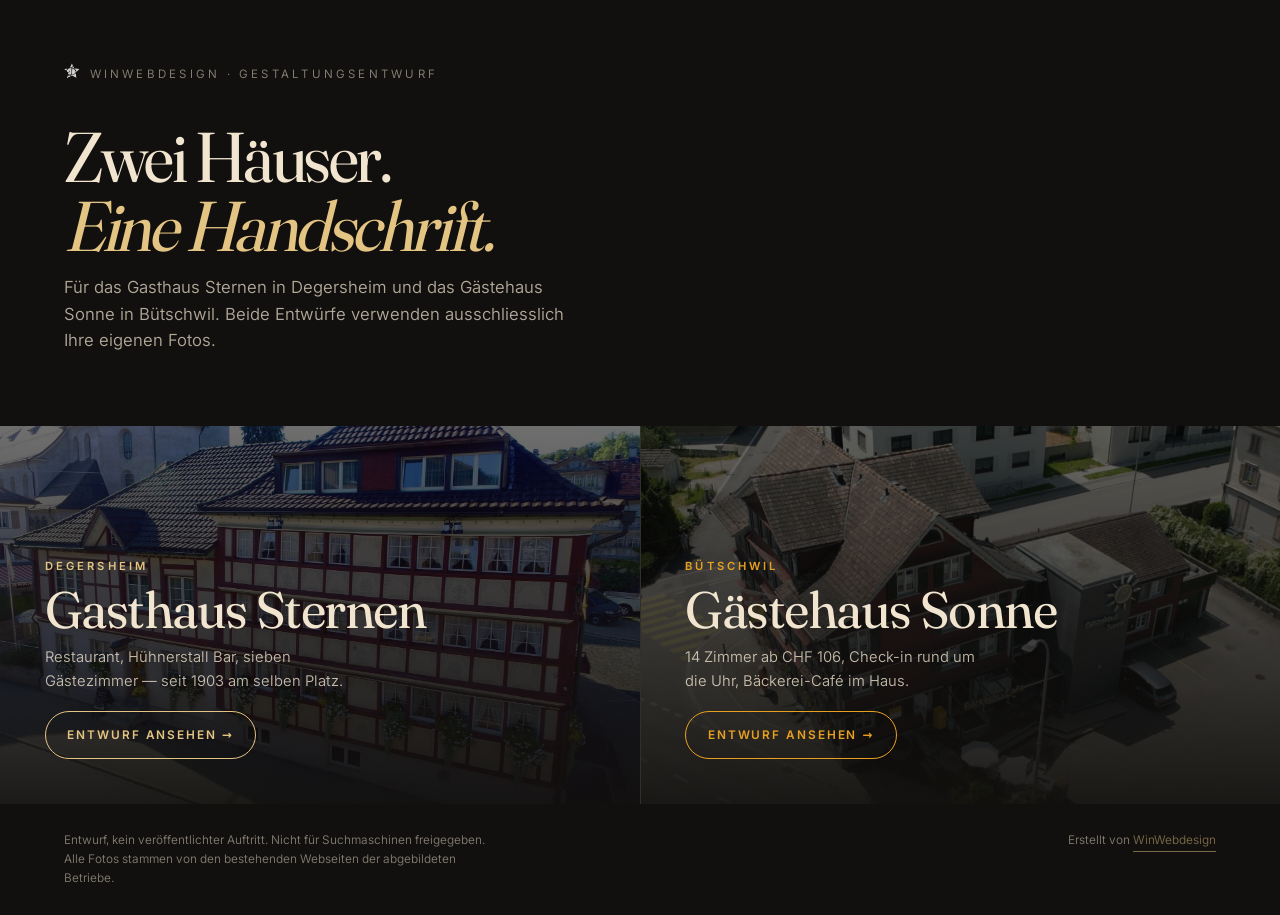
<file: index.html>
<!doctype html>
<html lang="de-CH">
<head>
<meta charset="utf-8">
<meta name="robots" content="noindex, nofollow, noarchive, nosnippet">
<meta name="googlebot" content="noindex, nofollow, noarchive, nosnippet">

<meta name="viewport" content="width=device-width, initial-scale=1, viewport-fit=cover">
<title>Zwei Häuser im Toggenburg — Gestaltungsentwurf</title>
<meta name="theme-color" content="#12100E">
<link rel="icon" href="sternen/assets/img/stern.png" type="image/png">
<link rel="stylesheet" href="sternen/assets/fonts/fonts.css">
<style>
:root{
  --ink:#12100E; --ox:#6E1F26; --cream:#F1E5D0; --brass:#C1954A; --brass-l:#E3C482;
  --amber:#E8A020; --paper:#FAF6EC;
  --f-d:'Fraunces','Iowan Old Style',Georgia,serif;
  --f-u:'Inter',system-ui,-apple-system,'Segoe UI',sans-serif;
  --e:cubic-bezier(.16,1,.3,1);
}
*,*::before,*::after{box-sizing:border-box}
body{margin:0;background:var(--ink);color:var(--cream);font-family:var(--f-u);
  font-weight:350;line-height:1.6;-webkit-font-smoothing:antialiased;
  min-height:100svh;display:flex;flex-direction:column}
a{color:inherit}
img{display:block;max-width:100%}
::selection{background:var(--ox);color:var(--cream)}
:focus-visible{outline:2px solid var(--brass);outline-offset:4px;border-radius:3px}

.kopf{padding:clamp(2.2rem,7vh,4.5rem) clamp(1.2rem,5vw,4rem) clamp(1.6rem,4vh,2.6rem);
  max-width:1400px;margin-inline:auto;width:100%}
.marke{display:flex;align-items:center;gap:.6rem;margin-bottom:clamp(1.4rem,4vh,2.4rem)}
.marke img{width:16px;filter:brightness(0) invert(1);opacity:.8}
.marke span{font-size:.72rem;letter-spacing:.28em;text-transform:uppercase;opacity:.55}
h1{margin:0 0 .9rem;font-family:var(--f-d);font-weight:400;
  font-size:clamp(2.1rem,6.5vw,4.4rem);line-height:.98;letter-spacing:-.035em;
  font-variation-settings:'opsz' 120,'SOFT' 22,'WONK' 1}
h1 em{font-style:italic;color:var(--brass-l)}
.lead{margin:0;max-width:52ch;opacity:.72;font-size:clamp(.95rem,1.3vw,1.08rem)}

.haeuser{flex:1;display:grid;gap:1px;background:rgba(241,229,208,.14);
  grid-template-columns:1fr;margin-top:clamp(1.6rem,4vh,2.6rem)}
.haus{position:relative;display:block;text-decoration:none;overflow:hidden;
  background:var(--ink);min-height:clamp(300px,42svh,460px);isolation:isolate}
.haus img{position:absolute;inset:0;width:100%;height:100%;object-fit:cover;
  transform:scale(1.04);transition:transform 1.3s var(--e),filter 1.3s var(--e);
  filter:brightness(.5) saturate(.9)}
.haus:hover img,.haus:focus-visible img{transform:scale(1.09);filter:brightness(.62) saturate(1)}
.haus__inhalt{position:relative;z-index:2;height:100%;display:flex;flex-direction:column;
  justify-content:flex-end;padding:clamp(1.4rem,4vw,2.8rem)}
.haus__ort{font-size:.7rem;letter-spacing:.28em;text-transform:uppercase;
  margin:0 0 .5rem;font-weight:600}
.haus__name{margin:0 0 .7rem;font-family:var(--f-d);font-weight:400;
  font-size:clamp(1.9rem,4.6vw,3.2rem);line-height:1;letter-spacing:-.03em}
.haus__zeile{margin:0 0 1.1rem;font-size:.92rem;opacity:.78;max-width:34ch}
.haus__los{display:inline-flex;align-items:center;gap:.5rem;font-size:.74rem;
  letter-spacing:.16em;text-transform:uppercase;font-weight:600;
  padding:.85rem 1.35rem;border:1.5px solid currentColor;border-radius:100px;
  transition:background-color .4s var(--e),color .4s var(--e);align-self:flex-start}
.haus--st .haus__ort,.haus--st .haus__los{color:var(--brass-l)}
.haus--st:hover .haus__los{background:var(--brass-l);color:var(--ink)}
.haus--so .haus__ort,.haus--so .haus__los{color:var(--amber)}
.haus--so:hover .haus__los{background:var(--amber);color:var(--ink)}
.haus::after{content:'';position:absolute;inset:0;z-index:1;pointer-events:none;
  background:linear-gradient(180deg,rgba(18,16,14,.15) 0%,rgba(18,16,14,.55) 55%,rgba(18,16,14,.9) 100%)}

.fuss{padding:clamp(1.2rem,3vh,2rem) clamp(1.2rem,5vw,4rem);
  max-width:1400px;margin-inline:auto;width:100%;
  display:flex;justify-content:space-between;gap:1rem;flex-wrap:wrap;
  font-size:.74rem;opacity:.5}
.fuss p{margin:0;max-width:62ch}
.fuss a{color:var(--brass-l);text-decoration:none;border-bottom:1px solid currentColor;
  display:inline-block;padding-bottom:1px}

@media (min-width:800px){
  .haeuser{grid-template-columns:1fr 1fr}
}
@media (prefers-reduced-motion:reduce){
  *{transition-duration:.001ms !important}
  .haus img{transform:none}
}
</style>
</head>
<body>

<header class="kopf">
  <div class="marke">
    <img src="sternen/assets/img/stern.png" alt="">
    <span>WinWebdesign · Gestaltungsentwurf</span>
  </div>
  <h1>Zwei Häuser.<br><em>Eine Handschrift.</em></h1>
  <p class="lead">
    Für das Gasthaus Sternen in Degersheim und das Gästehaus Sonne in Bütschwil.
    Beide Entwürfe verwenden ausschliesslich Ihre eigenen Fotos.
  </p>
</header>

<main class="haeuser">
  <a class="haus haus--st" href="sternen/index.html">
    <img src="sternen/assets/img/haus.webp" alt="Das Gasthaus Sternen in Degersheim von aussen">
    <span class="haus__inhalt">
      <span class="haus__ort">Degersheim</span>
      <span class="haus__name">Gasthaus Sternen</span>
      <span class="haus__zeile">Restaurant, Hühnerstall Bar, sieben Gästezimmer — seit 1903 am selben Platz.</span>
      <span class="haus__los">Entwurf ansehen →</span>
    </span>
  </a>

  <a class="haus haus--so" href="sonne/index.html">
    <img src="sonne/assets/img/haus.webp" alt="Das Gästehaus Sonne in Bütschwil von aussen">
    <span class="haus__inhalt">
      <span class="haus__ort">Bütschwil</span>
      <span class="haus__name">Gästehaus Sonne</span>
      <span class="haus__zeile">14 Zimmer ab CHF 106, Check-in rund um die Uhr, Bäckerei-Café im Haus.</span>
      <span class="haus__los">Entwurf ansehen →</span>
    </span>
  </a>
</main>

<footer class="fuss">
  <p>Entwurf, kein veröffentlichter Auftritt. Nicht für Suchmaschinen freigegeben.
    Alle Fotos stammen von den bestehenden Webseiten der abgebildeten Betriebe.</p>
  <p>Erstellt von <a href="https://www.winwebdesign.ch" rel="noopener">WinWebdesign</a></p>
</footer>

</body>
</html>
</file>
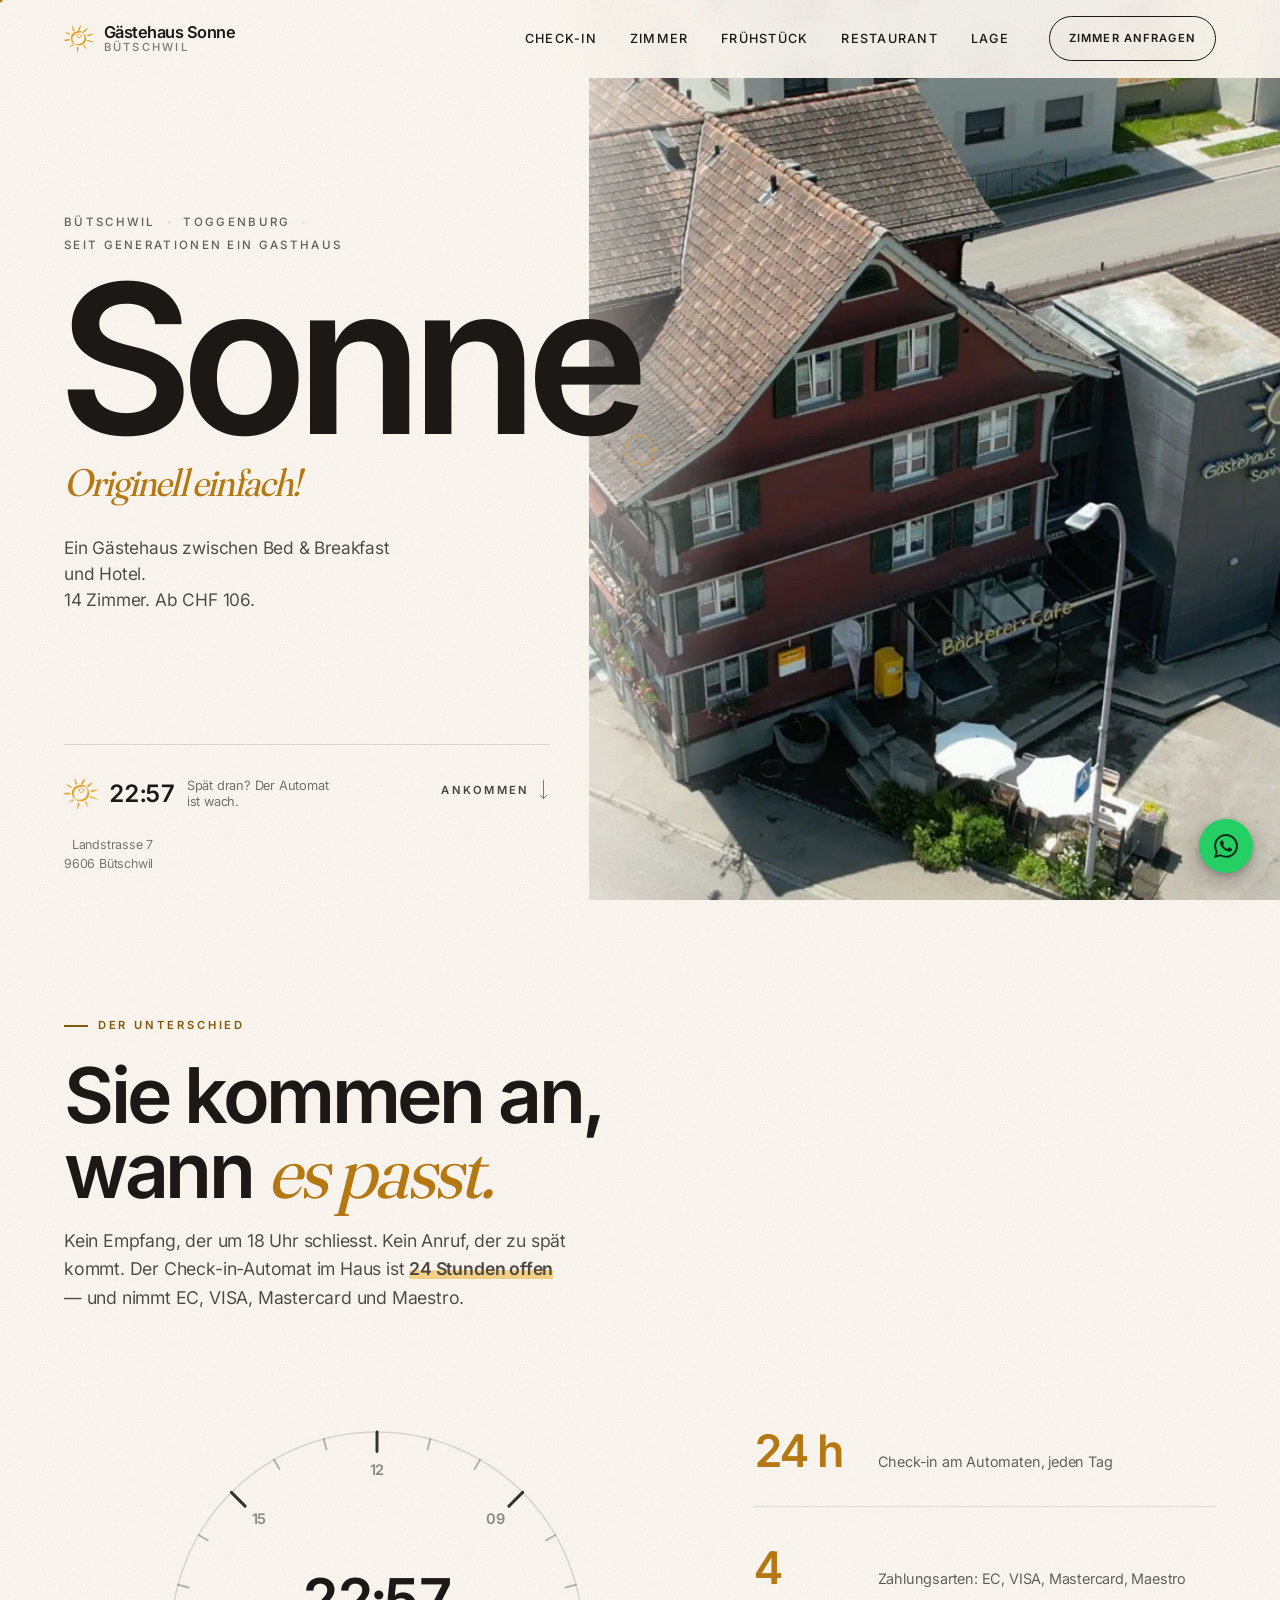
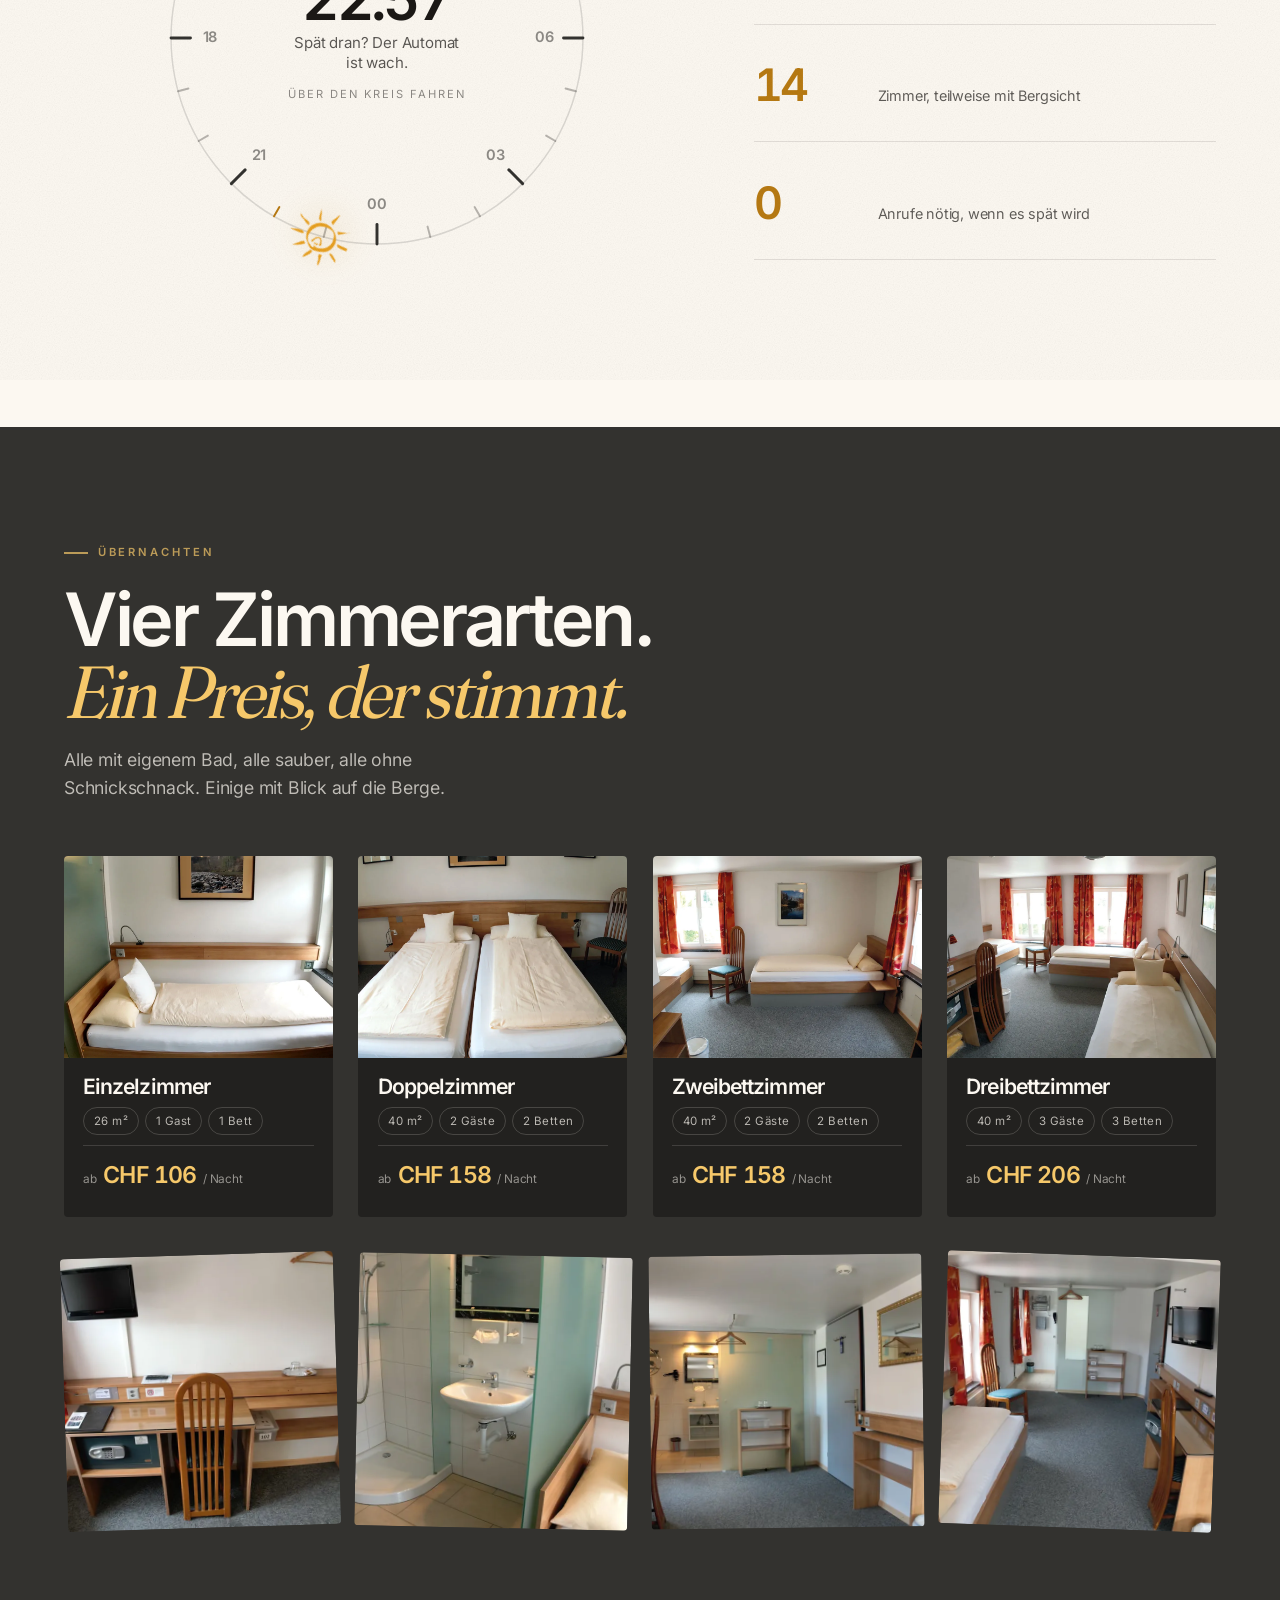
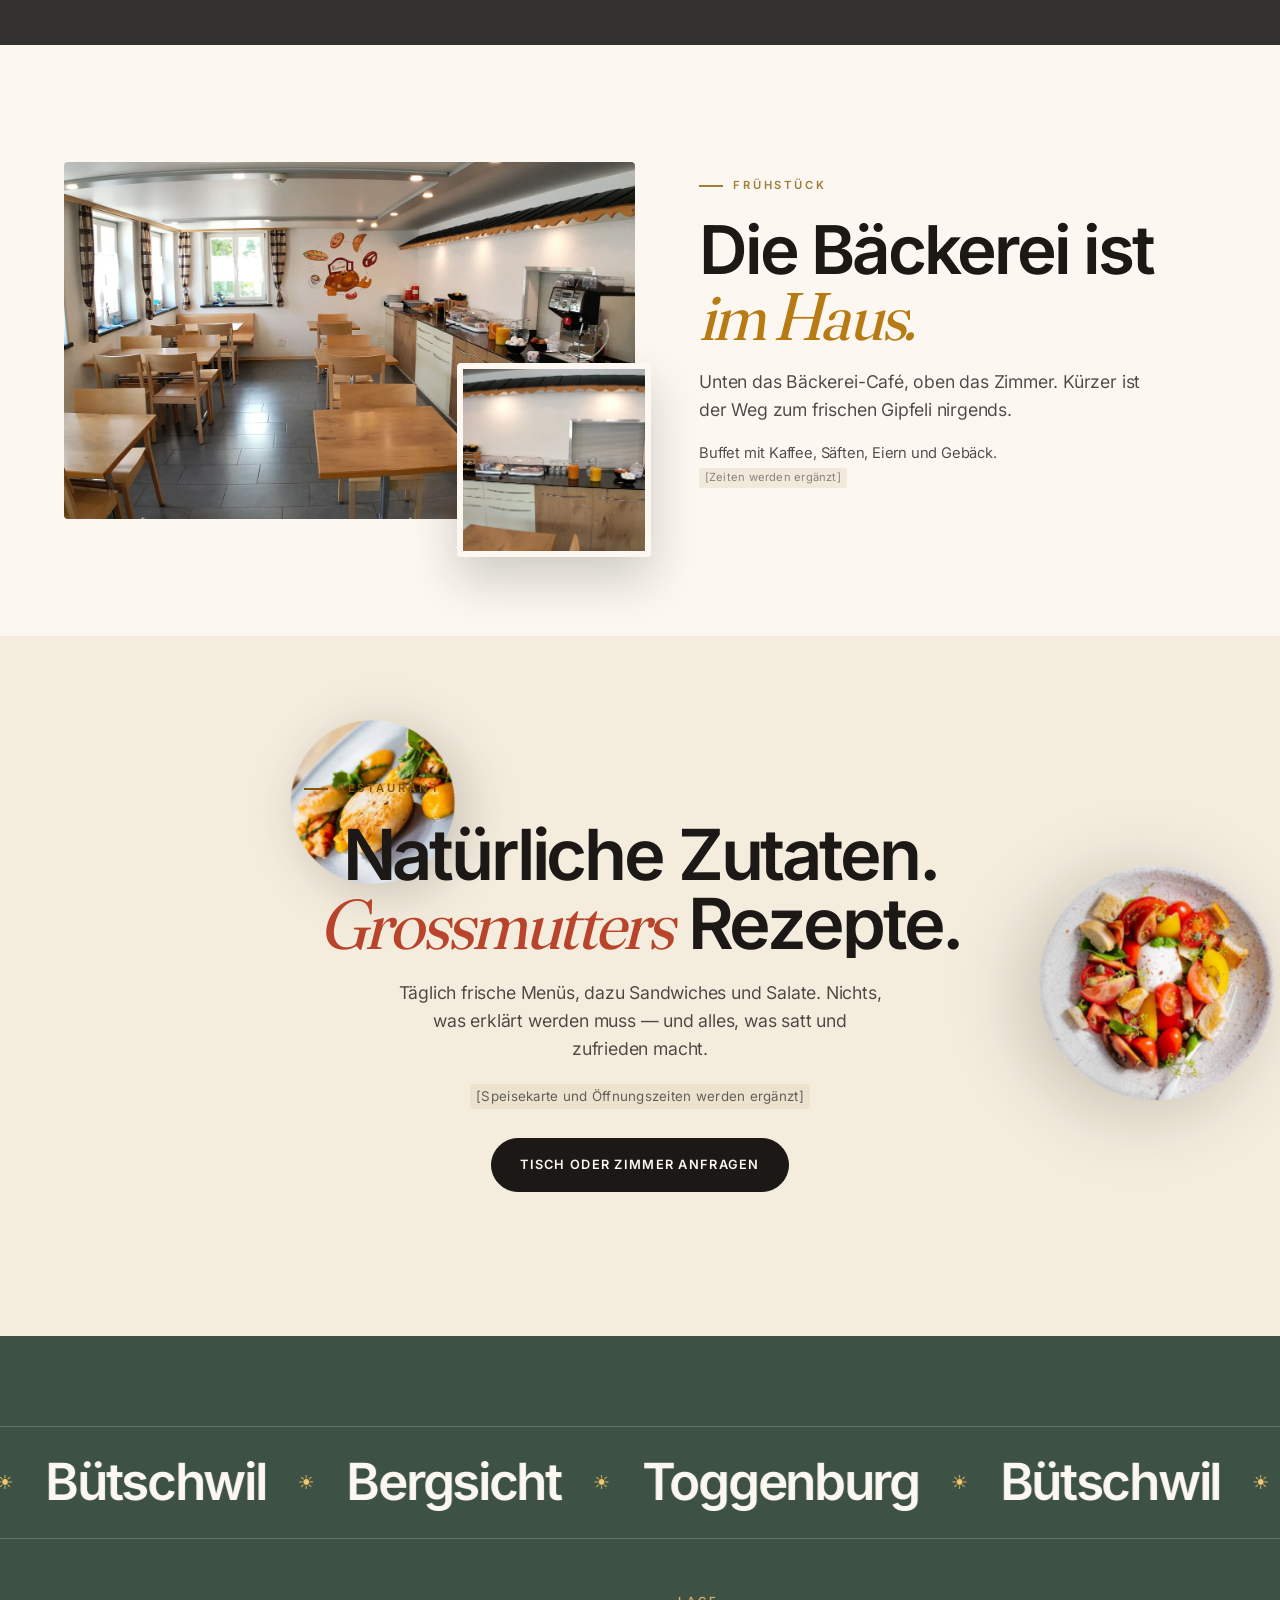
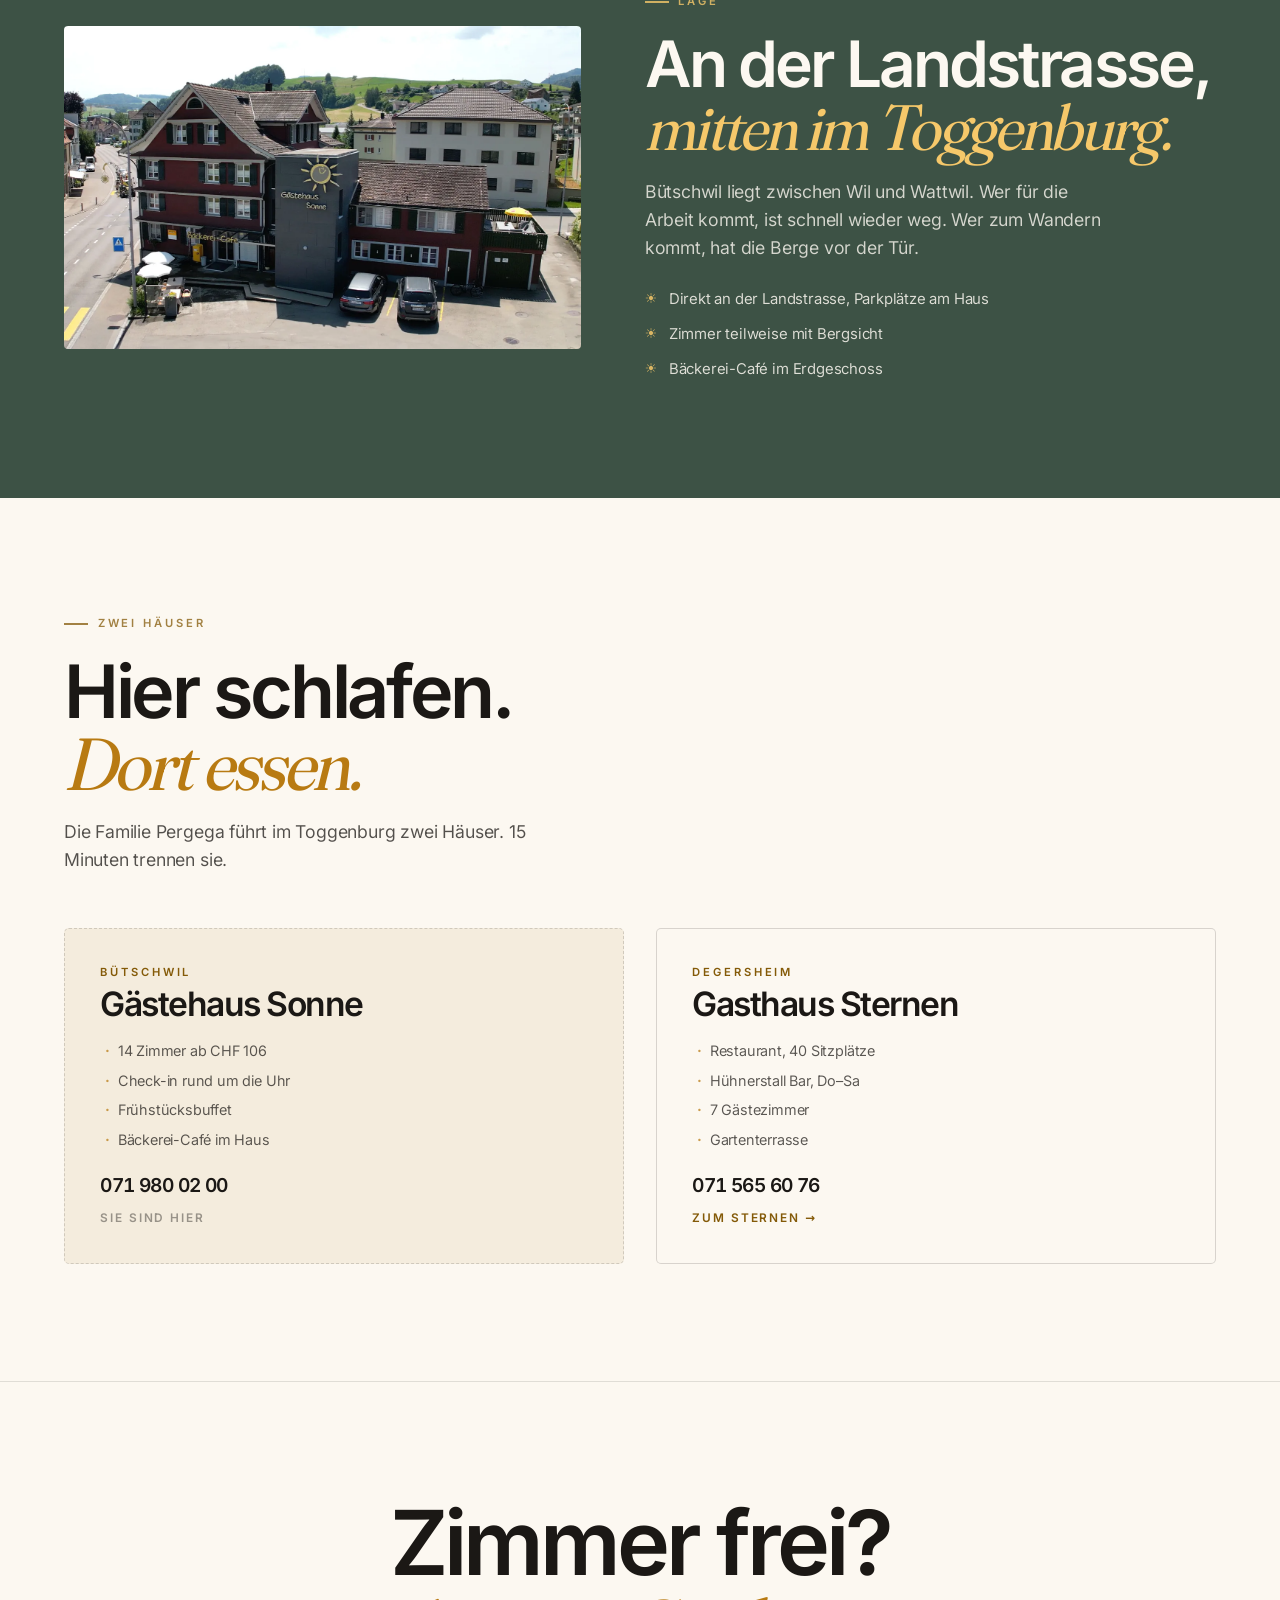
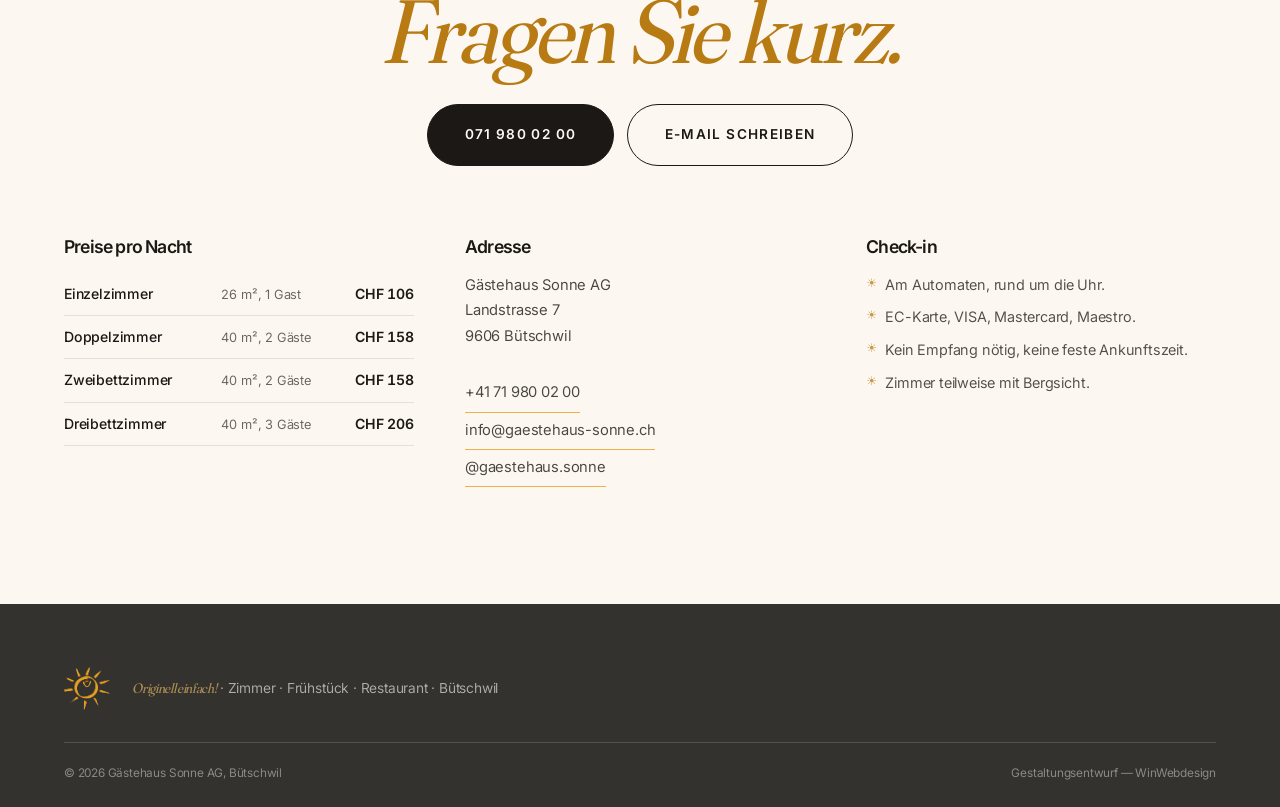
<file: sonne/index.html>
<!doctype html>
<html lang="de-CH">
<head>
<meta charset="utf-8">
<meta name="robots" content="noindex, nofollow, noarchive, nosnippet">
<meta name="googlebot" content="noindex, nofollow, noarchive, nosnippet">

<meta name="viewport" content="width=device-width, initial-scale=1, viewport-fit=cover">
<title>Gästehaus Sonne Bütschwil | 14 Zimmer, Check-in rund um die Uhr</title>
<meta name="description" content="Gästehaus Sonne in Bütschwil: 14 Zimmer ab CHF 106, Check-in am Automaten rund um die Uhr, Frühstücksbuffet und Bäckerei-Café im Haus. Landstrasse 7, 071 980 02 00.">
<meta property="og:type" content="website">
<meta property="og:locale" content="de_CH">
<meta property="og:title" content="Gästehaus Sonne Bütschwil | Check-in rund um die Uhr">
<meta property="og:description" content="14 Zimmer ab CHF 106 im Toggenburg. Ankommen, wann es passt — der Check-in-Automat ist 24 Stunden offen.">
<meta property="og:image" content="assets/img/haus.webp">
<meta name="theme-color" content="#FCF8F1">
<link rel="icon" href="assets/img/sonne-zeichen.png" type="image/png">
<link rel="preload" as="image" href="assets/img/haus.webp" fetchpriority="high">
<link rel="stylesheet" href="assets/fonts/fonts.css">
<link rel="stylesheet" href="assets/css/style.css">
</head>
<body class="is-loading">

<div class="grain" aria-hidden="true"></div>
<div class="cursor" aria-hidden="true"><span class="cursor__dot"></span><span class="cursor__ring"></span></div>

<!-- ══════════ Ladevorhang: die Strahlen gehen einzeln auf ══════════ -->
<div class="loader" id="loader" role="status" aria-live="polite" aria-label="Seite wird geladen">
  <div class="loader__panels" aria-hidden="true"><i></i><i></i><i></i><i></i></div>
  <div class="loader__inner">
    <img class="loader__sun" src="assets/img/sonne-zeichen.png" alt="" width="420" height="393">
    <p class="loader__word" aria-hidden="true">
      <span>S</span><span>o</span><span>n</span><span>n</span><span>e</span>
    </p>
    <p class="loader__sub"><em>Originell einfach!</em></p>
  </div>
</div>

<!-- ══════════ Navigation ══════════ -->
<header class="nav" id="nav">
  <a class="nav__brand" href="#top" data-cursor="link">
    <img src="assets/img/sonne-zeichen.png" alt="" class="nav__mark" width="420" height="393">
    <span class="nav__name">Gästehaus Sonne<em>Bütschwil</em></span>
  </a>
  <nav class="nav__links" aria-label="Hauptnavigation">
    <a href="#checkin" data-cursor="link">Check-in</a>
    <a href="#zimmer" data-cursor="link">Zimmer</a>
    <a href="#fruehstueck" data-cursor="link">Frühstück</a>
    <a href="#restaurant" data-cursor="link">Restaurant</a>
    <a href="#lage" data-cursor="link">Lage</a>
  </nav>
  <a class="btn btn--sm nav__cta" href="#buchen" data-cursor="link"><span>Zimmer anfragen</span></a>
  <button class="nav__burger" id="burger" aria-label="Menü öffnen" aria-expanded="false" aria-controls="drawer">
    <i></i><i></i>
  </button>
</header>

<div class="drawer" id="drawer" hidden>
  <nav aria-label="Mobile Navigation">
    <a href="#checkin">Check-in</a><a href="#zimmer">Zimmer</a><a href="#fruehstueck">Frühstück</a>
    <a href="#restaurant">Restaurant</a><a href="#lage">Lage</a><a href="#buchen">Anfragen</a>
  </nav>
  <div class="drawer__foot">
    <a href="tel:+41719800200">071 980 02 00</a>
    <span>Landstrasse 7, 9606 Bütschwil</span>
  </div>
</div>

<main id="top">

<!-- ══════════════════ 1 · HERO ══════════════════ -->
<section class="hero" id="hero">
  <canvas class="hero__gl" id="heroGL" aria-hidden="true"></canvas>
  <img class="hero__fallback" id="heroFallback" src="assets/img/haus.webp"
       alt="Das Gästehaus Sonne an der Landstrasse 7 in Bütschwil von oben: ein dunkelrotes Holzhaus mit grünen Fensterläden, Ziegeldach und modernem grauem Anbau mit dem Sonnenzeichen.">
  <div class="hero__veil" aria-hidden="true"></div>

  <div class="hero__wrap">
    <p class="hero__brow"><span>Bütschwil</span><i>·</i><span>Toggenburg</span><i>·</i><span>seit Generationen ein Gasthaus</span></p>
    <h1 class="hero__h1" aria-label="Sonne">
      <span class="ch">S</span><span class="ch">o</span><span class="ch">n</span><span class="ch">n</span><span class="ch">e</span>
    </h1>
    <p class="hero__claim"><em>Originell einfach!</em></p>
    <p class="hero__sub">
      <span class="lift">Ein Gästehaus zwischen Bed&nbsp;&&nbsp;Breakfast und Hotel.</span>
      <span class="lift">14 Zimmer. Ab CHF&nbsp;106.</span>
    </p>
  </div>

  <div class="hero__foot">
    <div class="hero__clock" id="heroClock">
      <img src="assets/img/sonne-zeichen.png" alt="" class="hero__clocksun" width="420" height="393">
      <span class="hero__time" id="heroTime">--:--</span>
      <span class="hero__state" id="heroState">Check-in rund um die Uhr</span>
    </div>
    <a class="hero__scroll" href="#checkin" data-cursor="link" aria-label="Weiter zum Inhalt">
      <span>Ankommen</span>
      <svg viewBox="0 0 24 44" aria-hidden="true"><path d="M12 2v34m0 0-7-7m7 7 7-7" fill="none" stroke="currentColor" stroke-width="1.3"/></svg>
    </a>
    <p class="hero__addr">Landstrasse&nbsp;7<br>9606&nbsp;Bütschwil</p>
  </div>
</section>

<!-- ══════════════════ 2 · RUND UM DIE UHR ══════════════════ -->
<section class="clock" id="checkin">
  <div class="clock__head">
    <p class="sect-tag"><i></i>Der Unterschied</p>
    <h2 class="clock__h2">Sie kommen an,<br>wann <em>es passt.</em></h2>
    <p class="clock__lead">
      Kein Empfang, der um 18 Uhr schliesst. Kein Anruf, der zu spät kommt. Der Check-in-Automat
      im Haus ist <b>24 Stunden offen</b> — und nimmt EC, VISA, Mastercard und Maestro.
    </p>
  </div>

  <div class="dial-wrap">
    <div class="dial" id="dial" role="img" aria-label="Sonnenuhr über 24 Stunden. Der Check-in ist zu jeder Stunde möglich.">
      <svg class="dial__svg" id="dialSvg" viewBox="0 0 560 560" aria-hidden="true">
        <circle class="dial__ring" cx="280" cy="280" r="212"/>
        <g id="dialTicks"></g>
        <g id="dialLabels"></g>
      </svg>
      <img class="dial__sun" id="dialSun" src="assets/img/sonne-zeichen.png" alt="" width="420" height="393">
      <div class="dial__mid">
        <span class="dial__hour" id="dialHour">--:--</span>
        <span class="dial__note" id="dialNote">Check-in möglich</span>
        <span class="dial__hint" id="dialHint">über den Kreis fahren</span>
      </div>
    </div>

    <ul class="clock__facts">
      <li><b>24 h</b><span>Check-in am Automaten, jeden Tag</span></li>
      <li><b>4</b><span>Zahlungsarten: EC, VISA, Mastercard, Maestro</span></li>
      <li><b>14</b><span>Zimmer, teilweise mit Bergsicht</span></li>
      <li><b>0</b><span>Anrufe nötig, wenn es spät wird</span></li>
    </ul>
  </div>
</section>

<!-- ══════════════════ 3 · ZIMMER ══════════════════ -->
<section class="rooms" id="zimmer">
  <header class="rooms__head">
    <p class="sect-tag light"><i></i>Übernachten</p>
    <h2 class="rooms__h2">Vier Zimmer&shy;arten.<br><em>Ein Preis, der stimmt.</em></h2>
    <p>Alle mit eigenem Bad, alle sauber, alle ohne Schnickschnack. Einige mit Blick auf die Berge.</p>
  </header>

  <div class="rgrid">
    <article class="rcard" data-cursor="view">
      <div class="rcard__img"><img src="assets/img/zi-einzel.webp" alt="Einzelzimmer im Gästehaus Sonne mit hellem Holzbett, Wandbild und Fenster." loading="lazy"></div>
      <div class="rcard__body">
        <h3>Einzelzimmer</h3>
        <ul class="rcard__specs"><li>26 m²</li><li>1 Gast</li><li>1 Bett</li></ul>
        <p class="rcard__price"><i>ab</i> <b data-count="106">CHF 106</b> <i>/ Nacht</i></p>
      </div>
    </article>

    <article class="rcard" data-cursor="view">
      <div class="rcard__img"><img src="assets/img/zi-doppel.webp" alt="Doppelzimmer im Gästehaus Sonne mit zwei frisch bezogenen Betten nebeneinander." loading="lazy"></div>
      <div class="rcard__body">
        <h3>Doppelzimmer</h3>
        <ul class="rcard__specs"><li>40 m²</li><li>2 Gäste</li><li>2 Betten</li></ul>
        <p class="rcard__price"><i>ab</i> <b data-count="158">CHF 158</b> <i>/ Nacht</i></p>
      </div>
    </article>

    <article class="rcard" data-cursor="view">
      <div class="rcard__img"><img src="assets/img/zi-zweibett.webp" alt="Zweibettzimmer im Gästehaus Sonne mit zwei getrennten Betten, roten Vorhängen und Fenster." loading="lazy"></div>
      <div class="rcard__body">
        <h3>Zweibettzimmer</h3>
        <ul class="rcard__specs"><li>40 m²</li><li>2 Gäste</li><li>2 Betten</li></ul>
        <p class="rcard__price"><i>ab</i> <b data-count="158">CHF 158</b> <i>/ Nacht</i></p>
      </div>
    </article>

    <article class="rcard" data-cursor="view">
      <div class="rcard__img"><img src="assets/img/zi-dreibett.webp" alt="Dreibettzimmer im Gästehaus Sonne mit drei Betten, Schreibtisch und roten Vorhängen." loading="lazy"></div>
      <div class="rcard__body">
        <h3>Dreibettzimmer</h3>
        <ul class="rcard__specs"><li>40 m²</li><li>3 Gäste</li><li>3 Betten</li></ul>
        <p class="rcard__price"><i>ab</i> <b data-count="206">CHF 206</b> <i>/ Nacht</i></p>
      </div>
    </article>
  </div>

  <div class="rooms__strip">
    <figure style="--r:-1.8deg"><img src="assets/img/zi-einzel-2.webp" alt="Einzelzimmer mit Schreibtisch, Stuhl und Wandfernseher." loading="lazy"></figure>
    <figure style="--r:1.2deg"><img src="assets/img/bad.webp" alt="Badezimmer mit Dusche, Waschbecken und Milchglastür." loading="lazy"></figure>
    <figure style="--r:-.7deg"><img src="assets/img/zi-zweibett-2.webp" alt="Zimmer mit Schreibtisch, Spiegel und Blick zur Tür." loading="lazy"></figure>
    <figure style="--r:2.1deg"><img src="assets/img/zi-dreibett-2.webp" alt="Dreibettzimmer mit Bett, Sitzecke und Fernseher." loading="lazy"></figure>
  </div>
</section>

<!-- ══════════════════ 4 · FRÜHSTÜCK ══════════════════ -->
<section class="breakfast" id="fruehstueck">
  <div class="breakfast__media">
    <figure class="breakfast__big"><img src="assets/img/buffet-1.webp" alt="Der Frühstücksraum des Gästehauses Sonne mit hellen Holztischen und dem gemalten Bäckerei-Motiv an der Wand." loading="lazy"></figure>
    <figure class="breakfast__small"><img src="assets/img/buffet-2.webp" alt="Das Frühstücksbuffet mit Säften, Eiern, Gebäck und Kaffeemaschine." loading="lazy"></figure>
  </div>
  <div class="breakfast__copy">
    <p class="sect-tag"><i></i>Frühstück</p>
    <h2 class="breakfast__h2">Die Bäckerei ist<br><em>im Haus.</em></h2>
    <p>Unten das Bäckerei-Café, oben das Zimmer. Kürzer ist der Weg zum frischen Gipfeli nirgends.</p>
    <p class="breakfast__note">Buffet mit Kaffee, Säften, Eiern und Gebäck.
      <span class="tbd">[Zeiten werden ergänzt]</span></p>
  </div>
</section>

<!-- ══════════════════ 5 · RESTAURANT — die Teller auf der Sonnenbahn ══════════════════ -->
<section class="rest" id="restaurant">
  <div class="rest__arc" id="restArc" aria-hidden="true">
    <figure class="disc" data-speed="41" data-off="0"   data-scale=".92"><img src="assets/img/teller-1.webp" alt=""></figure>
    <figure class="disc" data-speed="-63" data-off="72"  data-scale=".64"><img src="assets/img/teller-2.webp" alt=""></figure>
    <figure class="disc disc--photo" data-speed="52" data-off="146" data-scale=".5"><img src="assets/img/buffet-2.webp" alt=""></figure>
    <figure class="disc disc--photo" data-speed="-37" data-off="212" data-scale=".38"><img src="assets/img/haus-strasse.webp" alt=""></figure>
    <figure class="disc disc--photo" data-speed="47" data-off="288" data-scale=".44"><img src="assets/img/buffet-1.webp" alt=""></figure>
  </div>

  <div class="rest__mid">
    <p class="sect-tag"><i></i>Restaurant</p>
    <h2 class="rest__h2">
      <span class="lift">Natürliche Zutaten.</span>
      <span class="lift"><em>Grossmutters</em> Rezepte.</span>
    </h2>
    <p class="rest__lead">
      Täglich frische Menüs, dazu Sandwiches und Salate. Nichts, was erklärt werden muss —
      und alles, was satt und zufrieden macht.
    </p>
    <p class="rest__hinweis">
      <span class="tbd">[Speisekarte und Öffnungszeiten werden ergänzt]</span>
    </p>
    <a class="btn" href="#buchen" data-cursor="link"><span>Tisch oder Zimmer anfragen</span></a>
  </div>
</section>

<!-- ══════════════════ 6 · LAGE ══════════════════ -->
<section class="place" id="lage">
  <div class="place__marquee" aria-hidden="true">
    <div class="place__marquee-in" id="marquee">
      <span>Toggenburg</span><i>☀</i><span>Bütschwil</span><i>☀</i><span>Bergsicht</span><i>☀</i>
      <span>Toggenburg</span><i>☀</i><span>Bütschwil</span><i>☀</i><span>Bergsicht</span><i>☀</i>
    </div>
  </div>
  <div class="place__grid">
    <figure class="place__pic"><img src="assets/img/haus-strasse.webp" alt="Das Gästehaus Sonne von der Strasse aus, mit dem Sonnenzeichen an der Fassade." loading="lazy"></figure>
    <div class="place__copy">
      <p class="sect-tag light"><i></i>Lage</p>
      <h2 class="place__h2">An der Landstrasse,<br><em>mitten im Toggenburg.</em></h2>
      <p>Bütschwil liegt zwischen Wil und Wattwil. Wer für die Arbeit kommt, ist schnell wieder weg.
        Wer zum Wandern kommt, hat die Berge vor der Tür.</p>
      <ul class="place__list">
        <li>Direkt an der Landstrasse, Parkplätze am Haus</li>
        <li>Zimmer teilweise mit Bergsicht</li>
        <li>Bäckerei-Café im Erdgeschoss</li>
      </ul>
    </div>
  </div>
</section>

<!-- ══════════════════ 7 · ZWEI HÄUSER ══════════════════ -->
<section class="group" id="gruppe">
  <header class="group__head">
    <p class="sect-tag light"><i></i>Zwei Häuser</p>
    <h2 class="group__h2">Hier schlafen.<br><em>Dort essen.</em></h2>
    <p>Die Familie Pergega führt im Toggenburg zwei Häuser. 15 Minuten trennen sie.</p>
  </header>
  <div class="group__cards">
    <article class="gcard gcard--self">
      <div class="gcard__body">
        <p class="gcard__place">Bütschwil</p>
        <h3>Gästehaus Sonne</h3>
        <ul><li>14 Zimmer ab CHF 106</li><li>Check-in rund um die Uhr</li><li>Frühstücksbuffet</li><li>Bäckerei-Café im Haus</li></ul>
        <p class="gcard__tel">071 980 02 00</p>
        <p class="gcard__you">Sie sind hier</p>
      </div>
    </article>
    <article class="gcard" data-cursor="view">
      <div class="gcard__body">
        <p class="gcard__place">Degersheim</p>
        <h3>Gasthaus Sternen</h3>
        <ul><li>Restaurant, 40 Sitzplätze</li><li>Hühnerstall Bar, Do–Sa</li><li>7 Gästezimmer</li><li>Gartenterrasse</li></ul>
        <p class="gcard__tel">071 565 60 76</p>
        <p class="gcard__go"><a class="stretch" href="../sternen/index.html">Zum Sternen →</a></p>
      </div>
    </article>
  </div>
</section>

<!-- ══════════════════ 8 · BUCHEN ══════════════════ -->
<section class="book" id="buchen">
  <div class="book__cta">
    <h2 class="book__h2">Zimmer frei?<br><em>Fragen Sie kurz.</em></h2>
    <div class="book__acts">
      <a class="btn btn--big" href="tel:+41719800200" data-cursor="link"><span>071 980 02 00</span></a>
      <a class="btn btn--ghost btn--big" href="mailto:info@gaestehaus-sonne.ch" data-cursor="link"><span>E-Mail schreiben</span></a>
    </div>
  </div>

  <div class="book__cols">
    <div class="bcol">
      <h3>Preise pro Nacht</h3>
      <table class="prices">
        <tbody>
          <tr><th>Einzelzimmer</th><td><i>26 m², 1 Gast</i></td><td class="p">CHF 106</td></tr>
          <tr><th>Doppelzimmer</th><td><i>40 m², 2 Gäste</i></td><td class="p">CHF 158</td></tr>
          <tr><th>Zweibettzimmer</th><td><i>40 m², 2 Gäste</i></td><td class="p">CHF 158</td></tr>
          <tr><th>Dreibettzimmer</th><td><i>40 m², 3 Gäste</i></td><td class="p">CHF 206</td></tr>
        </tbody>
      </table>
    </div>
    <div class="bcol">
      <h3>Adresse</h3>
      <address>
        Gästehaus Sonne AG<br>
        Landstrasse 7<br>
        9606 Bütschwil<br><br>
        <a href="tel:+41719800200" data-cursor="link">+41 71 980 02 00</a><br>
        <a href="mailto:info@gaestehaus-sonne.ch" data-cursor="link">info@gaestehaus-sonne.ch</a><br>
        <a href="https://www.instagram.com/gaestehaus.sonne/" rel="noopener" data-cursor="link">@gaestehaus.sonne</a>
      </address>
    </div>
    <div class="bcol">
      <h3>Check-in</h3>
      <ul class="notes">
        <li>Am Automaten, rund um die Uhr.</li>
        <li>EC-Karte, VISA, Mastercard, Maestro.</li>
        <li>Kein Empfang nötig, keine feste Ankunftszeit.</li>
        <li>Zimmer teilweise mit Bergsicht.</li>
      </ul>
    </div>
  </div>
</section>

</main>

<footer class="foot">
  <div class="foot__top">
    <img src="assets/img/sonne-zeichen.png" alt="Zeichen des Gästehauses Sonne" class="foot__mark" width="420" height="393">
    <p class="foot__claim"><em>Originell einfach!</em> · Zimmer · Frühstück · Restaurant · Bütschwil</p>
  </div>
  <div class="foot__bar">
    <p>© 2026 Gästehaus Sonne AG, Bütschwil</p>
    <p class="foot__demo">Gestaltungsentwurf — WinWebdesign</p>
  </div>
</footer>

<!-- ══════════ Schnellzugriff unten rechts ══════════
     [KUNDE BESTÄTIGT: Ist 071 980 02 00 auch die WhatsApp-Nummer?
     Falls WhatsApp Business auf einer anderen Nummer läuft, hier eintragen.] -->
<div class="dock" id="dock">
  <a class="dock__btn dock__btn--wa" href="https://wa.me/41719800200"
     target="_blank" rel="noopener" data-cursor="link" aria-label="Uns über WhatsApp schreiben">
    <svg viewBox="0 0 24 24" aria-hidden="true"><path fill="currentColor" d="M17.472 14.382c-.297-.149-1.758-.867-2.03-.967-.273-.099-.471-.148-.67.15-.197.297-.767.966-.94 1.164-.173.199-.347.223-.644.075-.297-.15-1.255-.463-2.39-1.475-.883-.788-1.48-1.761-1.653-2.059-.173-.297-.018-.458.13-.606.134-.133.298-.347.446-.52.149-.174.198-.298.298-.497.099-.198.05-.371-.025-.52-.075-.149-.669-1.612-.916-2.207-.242-.579-.487-.5-.669-.51-.173-.008-.371-.01-.57-.01-.198 0-.52.074-.792.372-.272.297-1.04 1.016-1.04 2.479 0 1.462 1.065 2.875 1.213 3.074.149.198 2.096 3.2 5.077 4.487.709.306 1.262.489 1.694.625.712.227 1.36.195 1.871.118.571-.085 1.758-.719 2.006-1.413.248-.694.248-1.289.173-1.413-.074-.124-.272-.198-.57-.347m-5.421 7.403h-.004a9.87 9.87 0 0 1-5.031-1.378l-.361-.214-3.741.982.998-3.648-.235-.374a9.86 9.86 0 0 1-1.51-5.26c.001-5.45 4.436-9.884 9.888-9.884 2.64 0 5.122 1.03 6.988 2.898a9.825 9.825 0 0 1 2.893 6.994c-.003 5.45-4.437 9.884-9.885 9.884m8.413-18.297A11.815 11.815 0 0 0 12.05 0C5.495 0 .16 5.335.157 11.892c0 2.096.547 4.142 1.588 5.945L.057 24l6.305-1.654a11.882 11.882 0 0 0 5.683 1.448h.005c6.554 0 11.89-5.335 11.893-11.893a11.821 11.821 0 0 0-3.48-8.413Z"/></svg>
    <span class="dock__label">WhatsApp</span>
  </a>
  <button class="dock__btn dock__btn--top" id="toTop" data-cursor="link"
          aria-label="Zurück nach oben" hidden>
    <svg viewBox="0 0 24 24" aria-hidden="true">
      <path d="M12 19V6m0 0-6.5 6.5M12 6l6.5 6.5" fill="none" stroke="currentColor"
            stroke-width="1.9" stroke-linecap="round" stroke-linejoin="round"/></svg>
    <span class="dock__label">Nach oben</span>
  </button>
</div>

<script src="assets/js/gsap.min.js"></script>
<script src="assets/js/ScrollTrigger.min.js"></script>
<script src="assets/js/lenis.min.js"></script>
<!-- Bewusst kein type="module": läuft so auch per Doppelklick über file://. -->
<script src="assets/js/app.js" defer></script>
<script>
setTimeout(function(){
  var l = document.getElementById('loader');
  if (l && getComputedStyle(l).display !== 'none' && document.body.classList.contains('is-loading')){
    l.style.display = 'none'; document.body.classList.remove('is-loading');
  }
}, 6000);
</script>
</body>
</html>
</file>
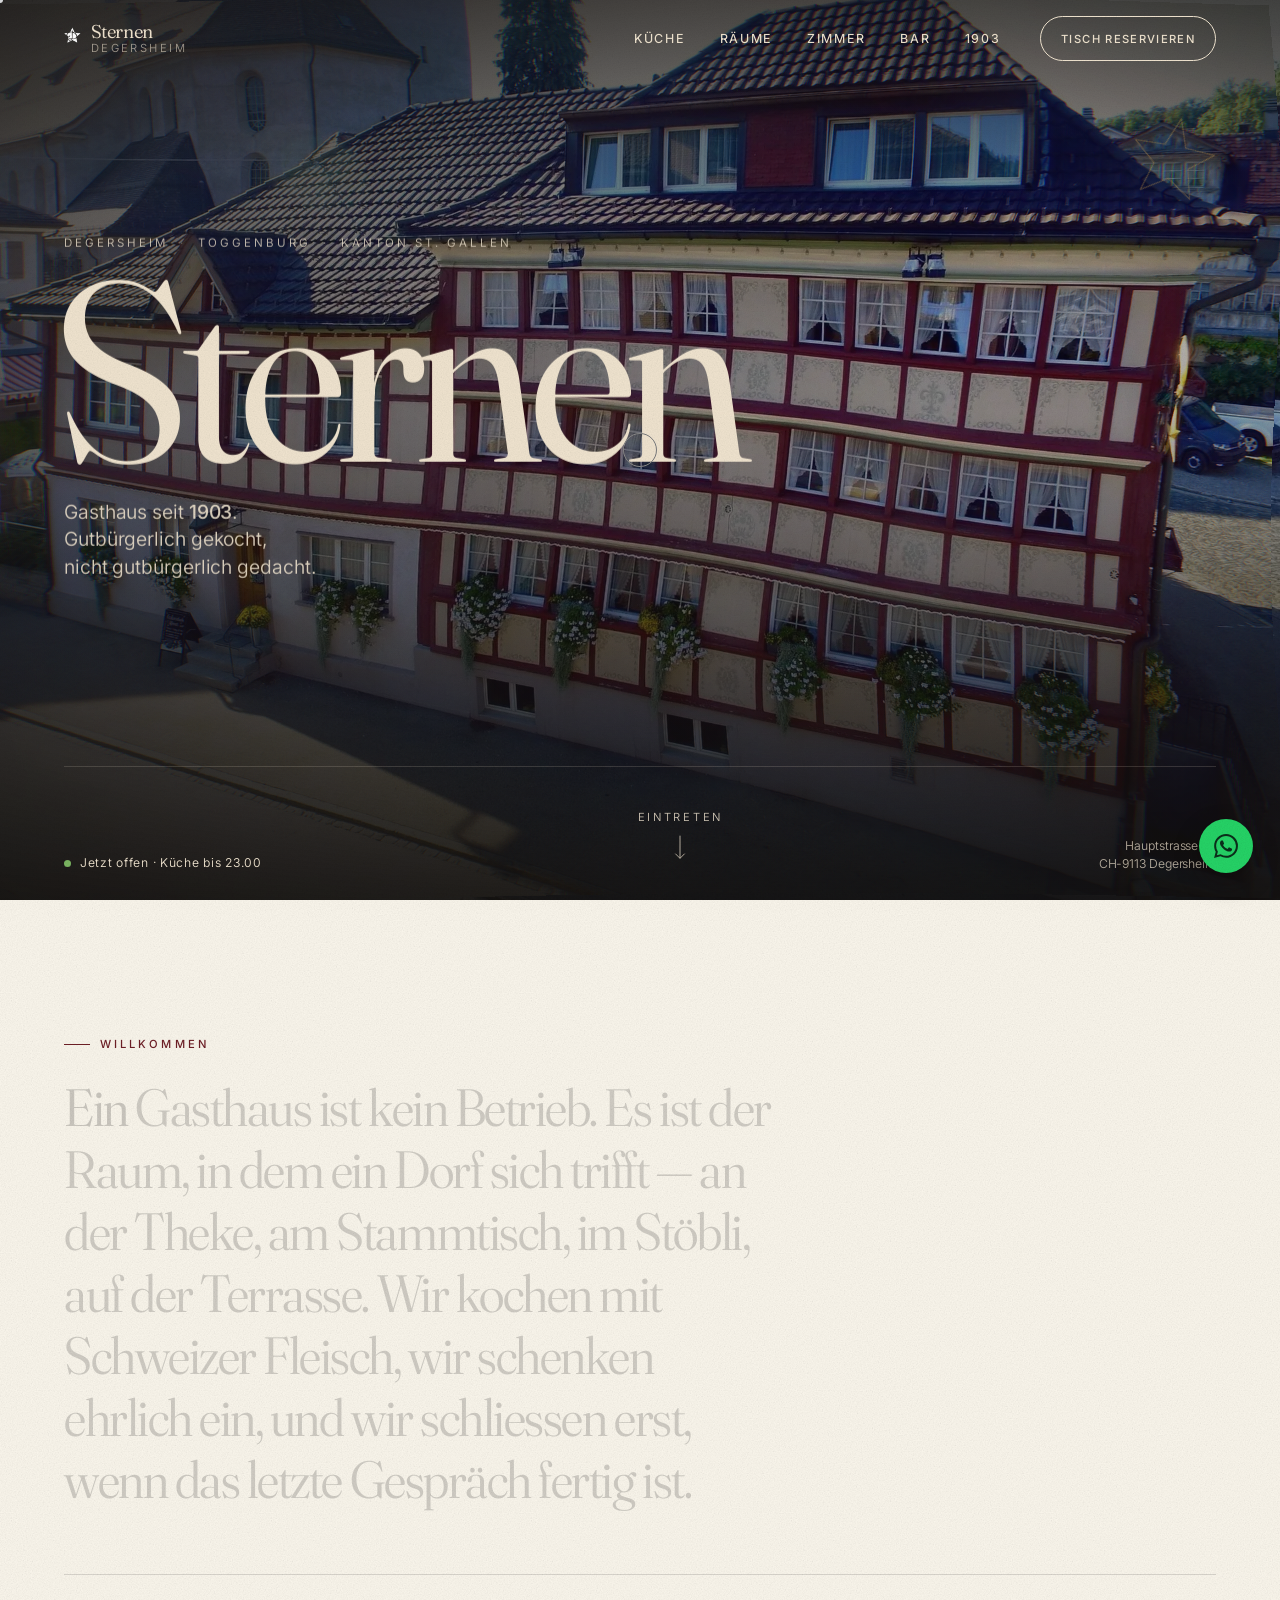
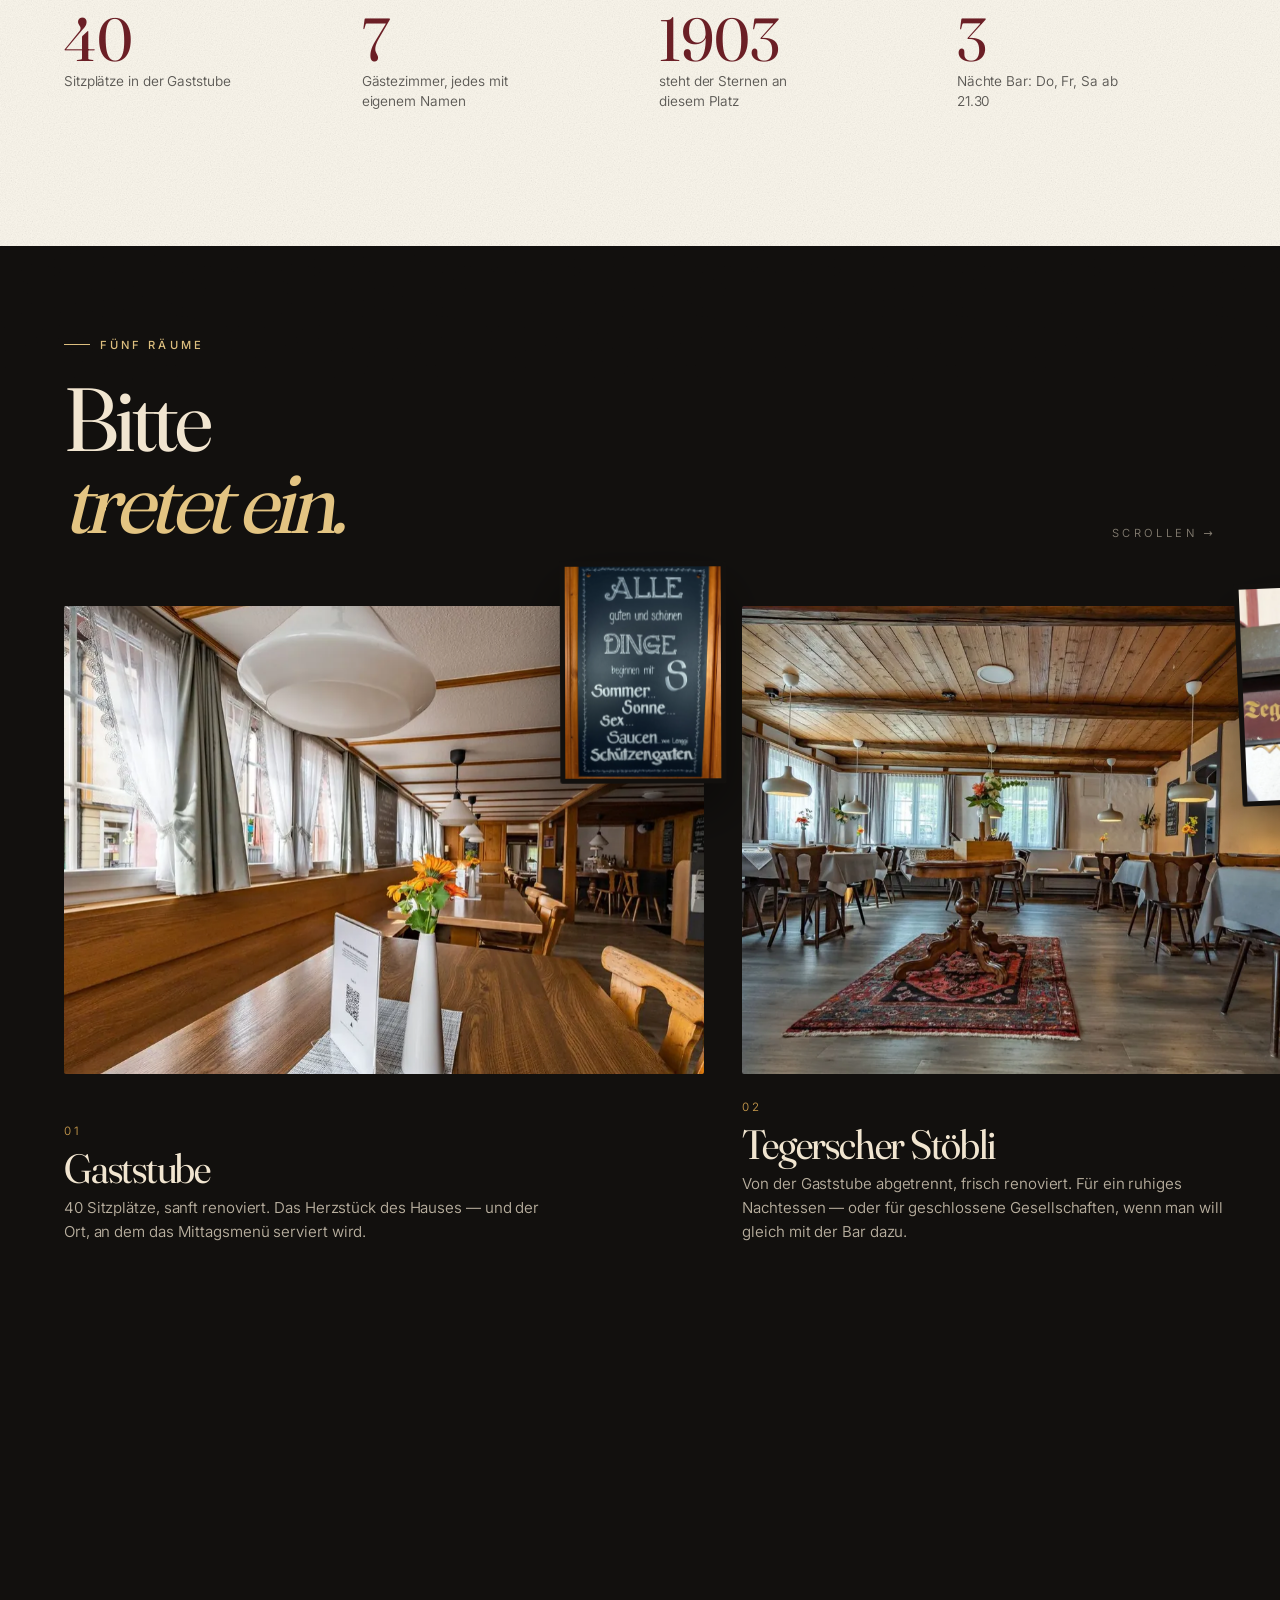
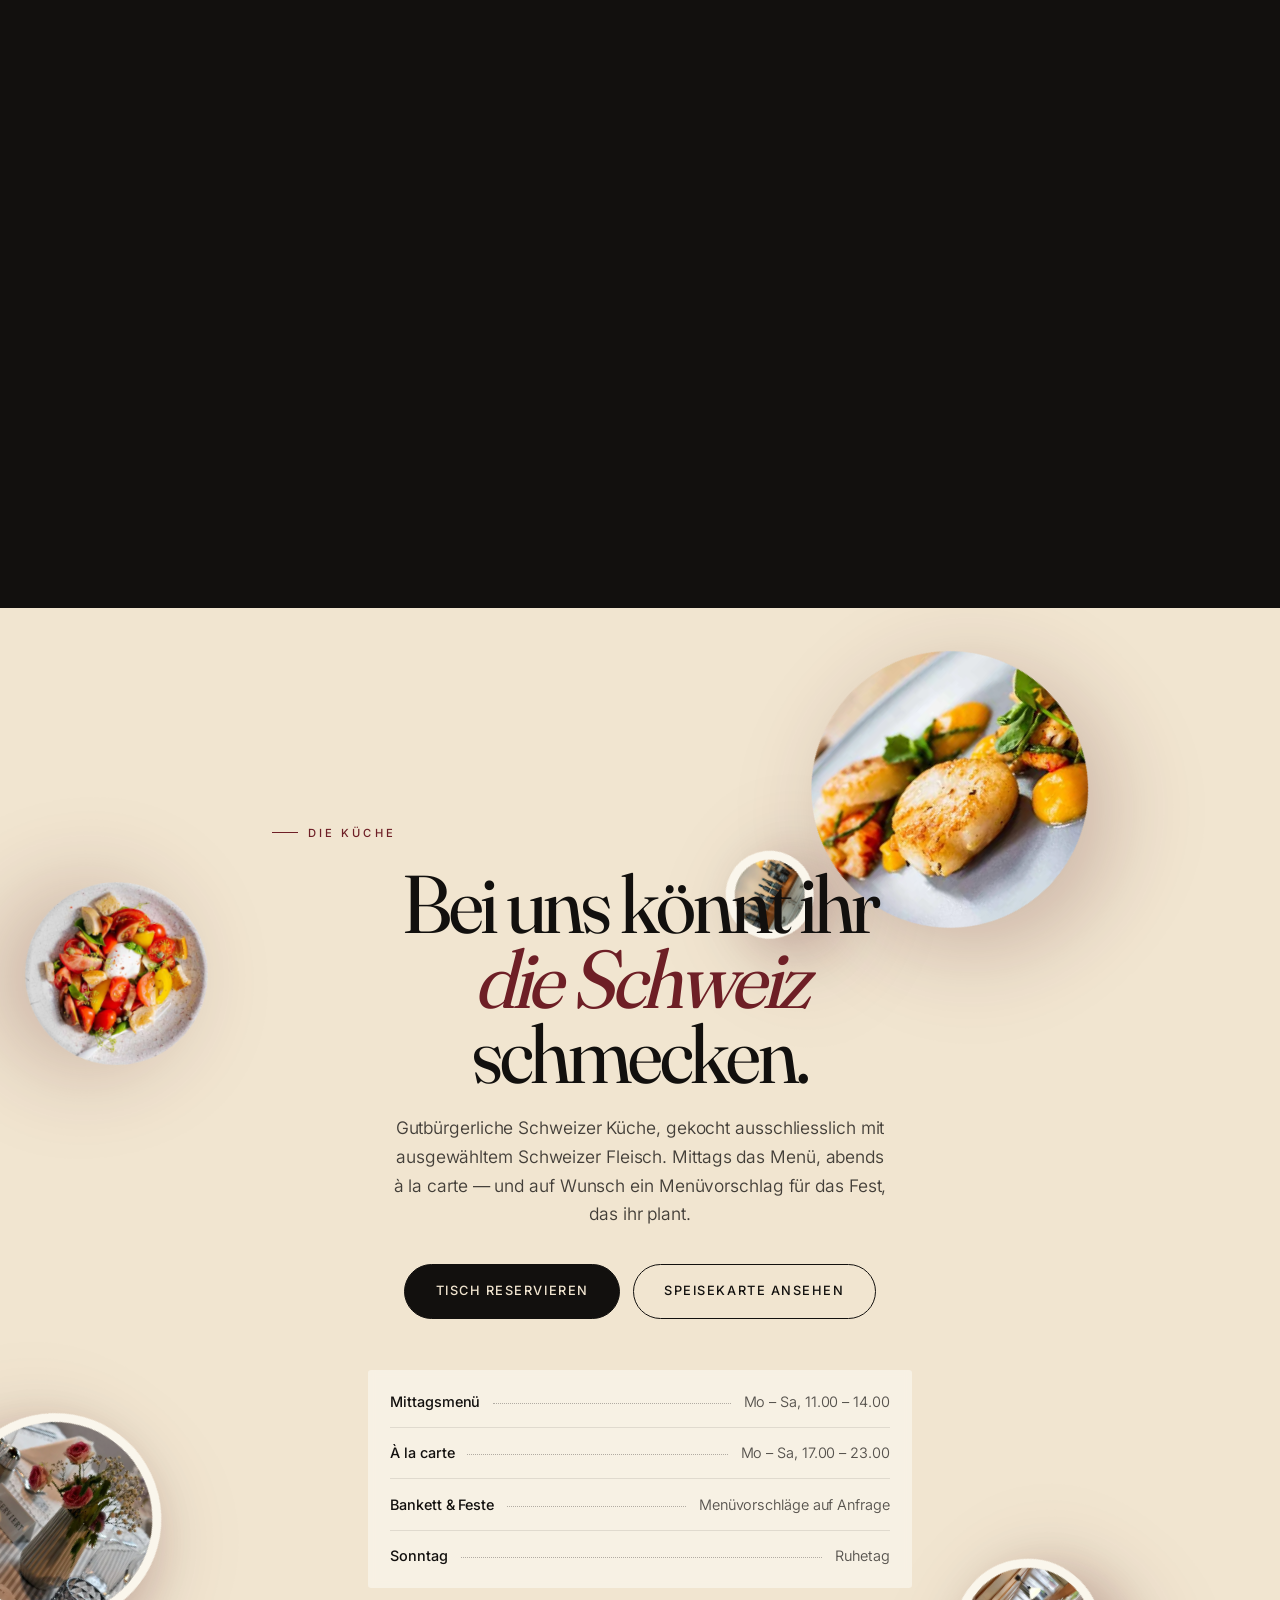
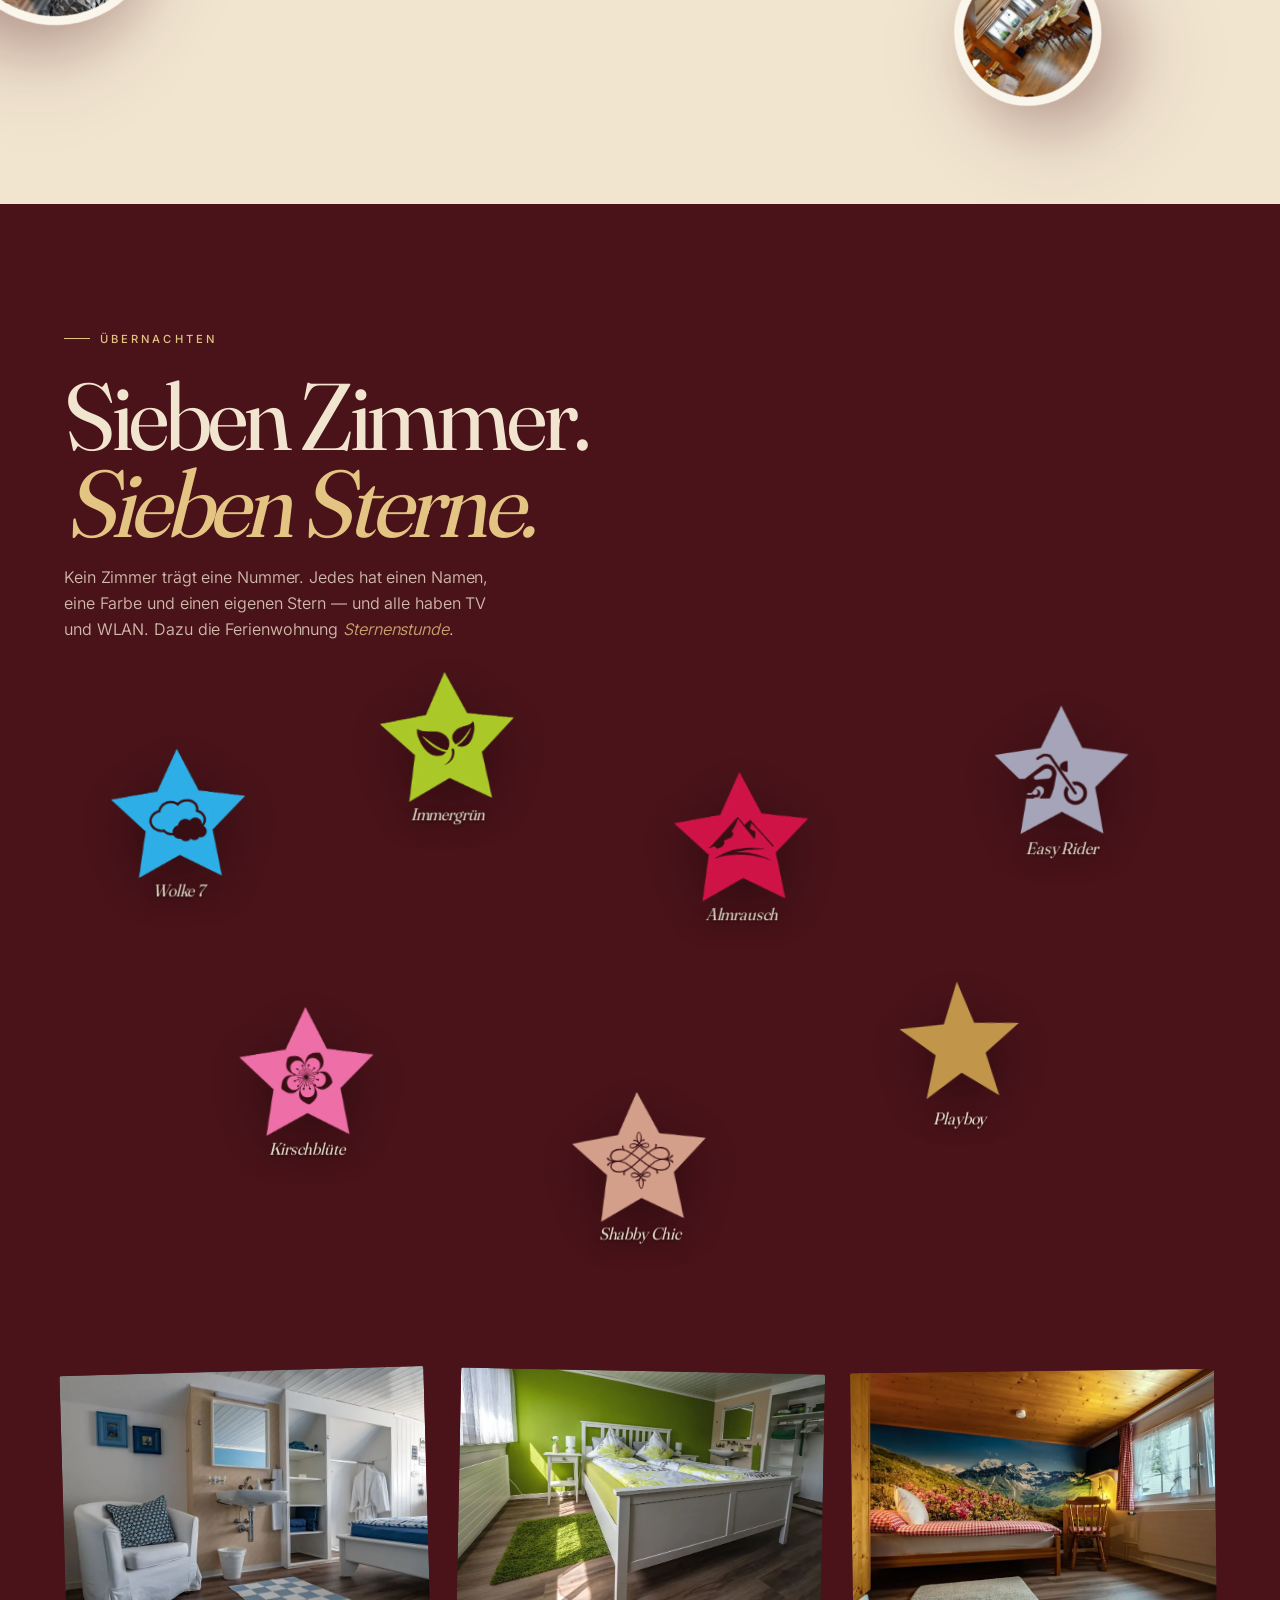
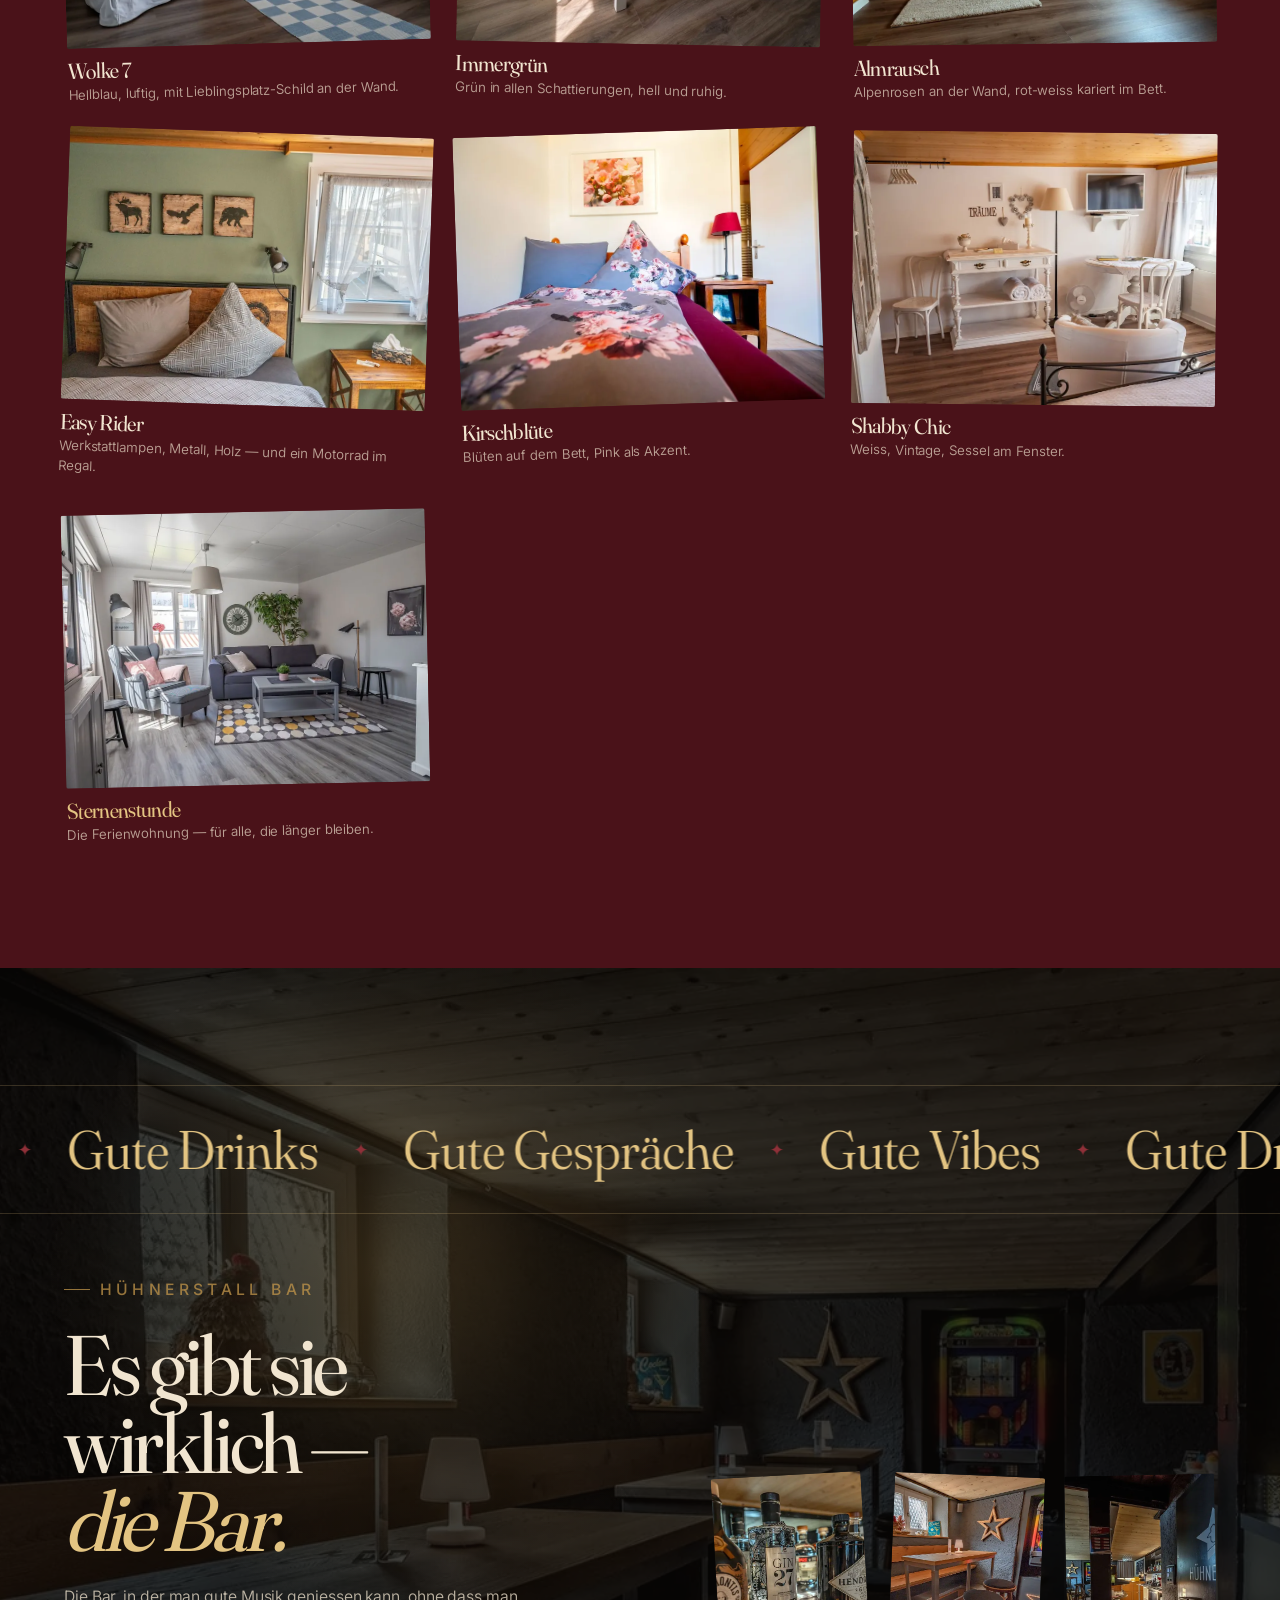
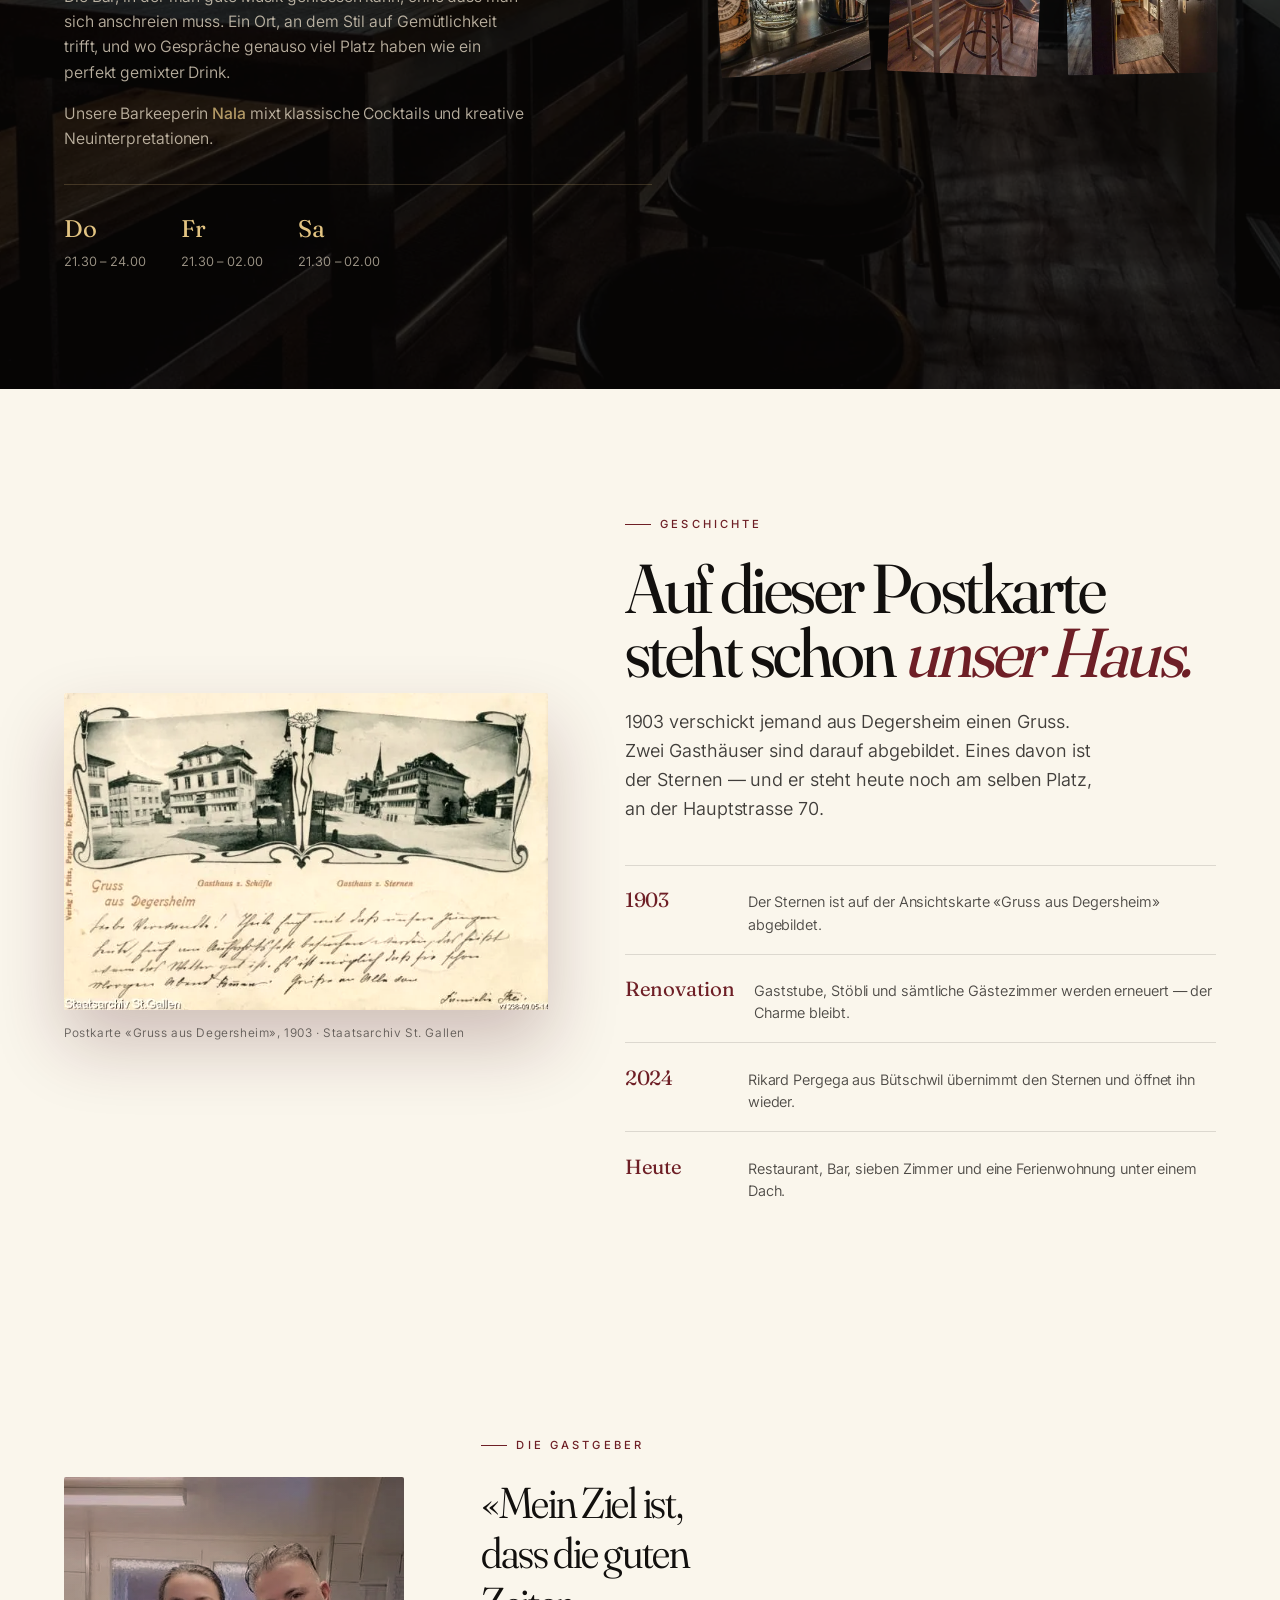
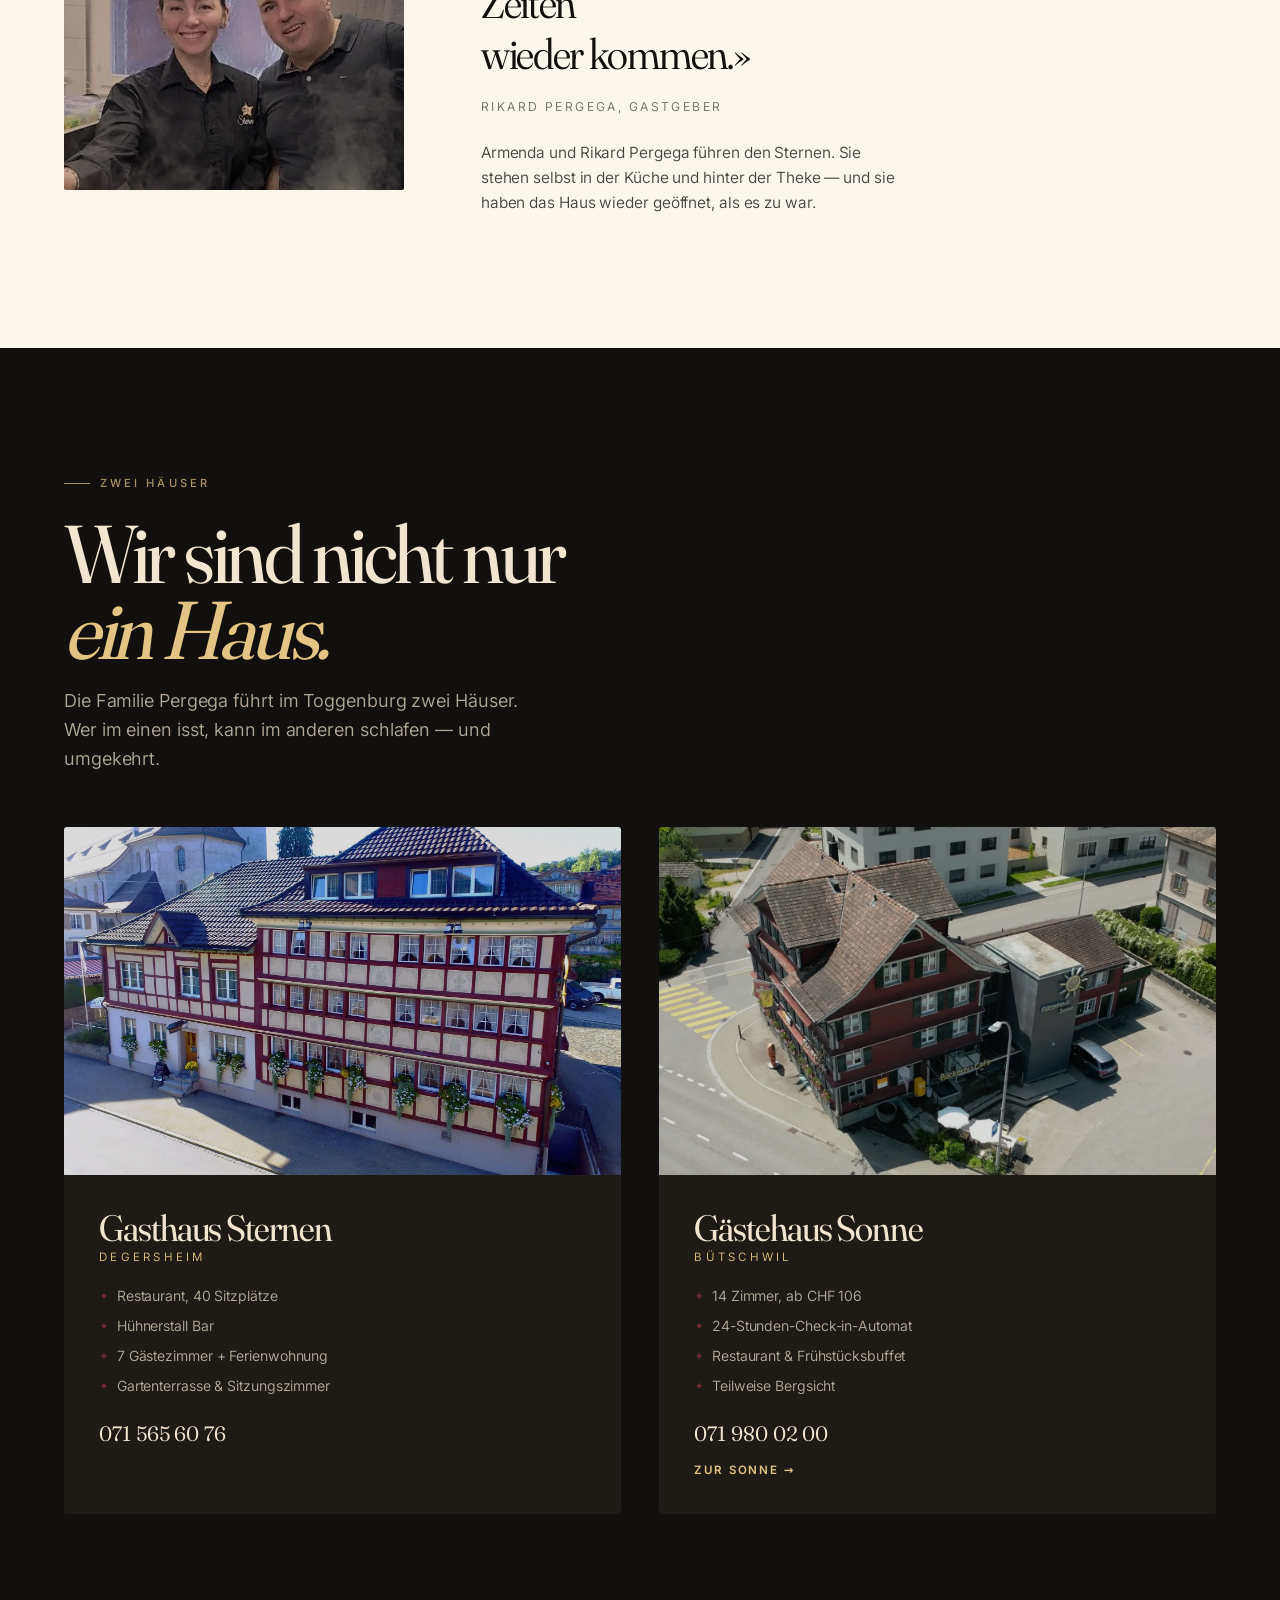
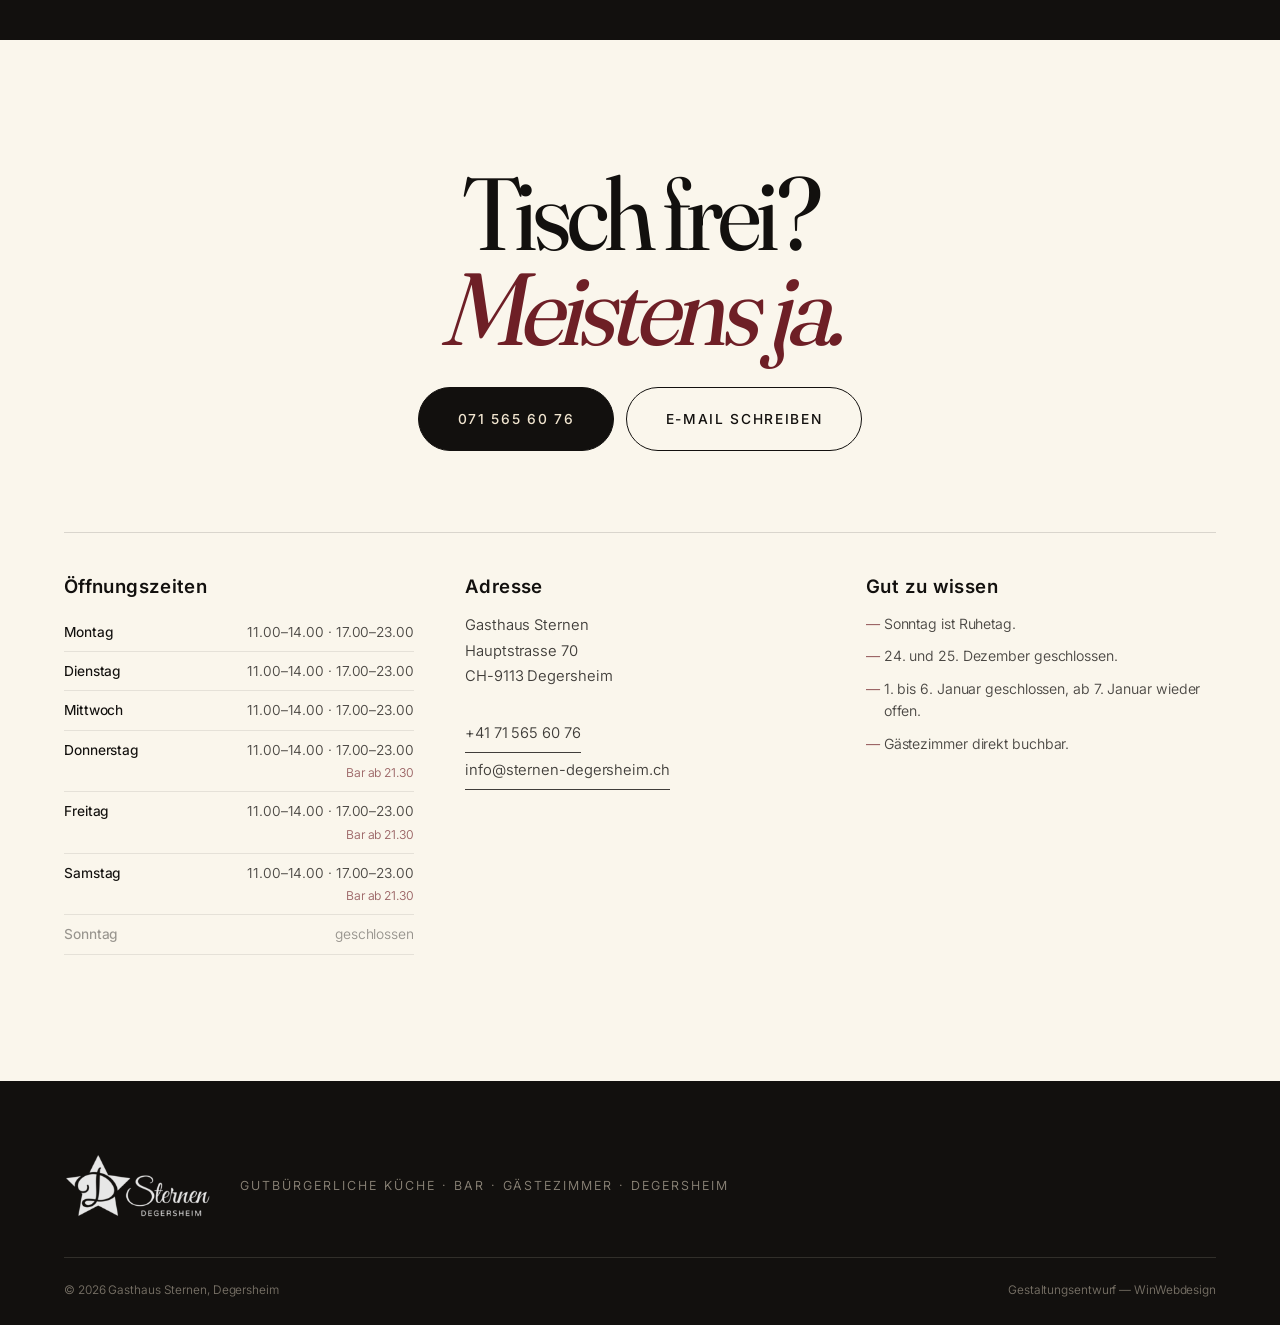
<file: sternen/index.html>
<!doctype html>
<html lang="de-CH">
<head>
<meta charset="utf-8">
<meta name="robots" content="noindex, nofollow, noarchive, nosnippet">
<meta name="googlebot" content="noindex, nofollow, noarchive, nosnippet">

<meta name="viewport" content="width=device-width, initial-scale=1, viewport-fit=cover">
<title>Gasthaus Sternen Degersheim | Restaurant, Bar & Gästezimmer im Toggenburg</title>
<meta name="description" content="Gasthaus Sternen in Degersheim: gutbürgerliche Schweizer Küche mit 40 Sitzplätzen, Hühnerstall Bar, Gartenterrasse und sieben Gästezimmer. Seit 1903 am Platz. Hauptstrasse 70, 071 565 60 76.">
<meta property="og:type" content="restaurant">
<meta property="og:locale" content="de_CH">
<meta property="og:title" content="Gasthaus Sternen Degersheim | Restaurant, Bar & Gästezimmer">
<meta property="og:description" content="Gutbürgerliche Schweizer Küche, Hühnerstall Bar und sieben Gästezimmer im Toggenburg. Seit 1903.">
<meta property="og:image" content="assets/img/haus.webp">
<meta name="theme-color" content="#12100E">
<link rel="icon" href="assets/img/stern.png" type="image/png">
<link rel="preload" as="image" href="assets/img/haus.webp" fetchpriority="high">
<link rel="stylesheet" href="assets/fonts/fonts.css">
<link rel="stylesheet" href="assets/css/style.css">
</head>
<body class="is-loading">

<!-- ══════════ Kornfilter über allem ══════════ -->
<div class="grain" aria-hidden="true"></div>
<div class="cursor" aria-hidden="true"><span class="cursor__dot"></span><span class="cursor__ring"></span></div>

<!-- ══════════ Ladevorhang ══════════ -->
<div class="loader" id="loader" role="status" aria-live="polite" aria-label="Seite wird geladen">
  <div class="loader__panels" aria-hidden="true"><i></i><i></i><i></i><i></i><i></i></div>
  <div class="loader__inner">
    <svg class="loader__star" viewBox="0 0 100 100" aria-hidden="true">
      <path d="M50 4 L61.8 35.5 L95 37.5 L69 58.5 L77.5 91 L50 72.5 L22.5 91 L31 58.5 L5 37.5 L38.2 35.5 Z"
            fill="none" stroke="currentColor" stroke-width="1.4" stroke-linejoin="round"/>
    </svg>
    <div class="loader__word"><span>S</span><span>T</span><span>E</span><span>R</span><span>N</span><span>E</span><span>N</span></div>
    <div class="loader__num"><b id="loaderNum">0</b><i>%</i></div>
  </div>
</div>

<!-- ══════════ Navigation ══════════ -->
<header class="nav" id="nav">
  <a class="nav__brand" href="#top" data-cursor="link">
    <img src="assets/img/stern.png" alt="" class="nav__star" width="118" height="168">
    <span class="nav__name">Sternen<em>Degersheim</em></span>
  </a>
  <nav class="nav__links" aria-label="Hauptnavigation">
    <a href="#kueche" data-cursor="link">Küche</a>
    <a href="#raeume" data-cursor="link">Räume</a>
    <a href="#zimmer" data-cursor="link">Zimmer</a>
    <a href="#bar" data-cursor="link">Bar</a>
    <a href="#geschichte" data-cursor="link">1903</a>
  </nav>
  <a class="btn btn--sm nav__cta" href="#kontakt" data-cursor="link">
    <span>Tisch reservieren</span>
  </a>
  <button class="nav__burger" id="burger" aria-label="Menü öffnen" aria-expanded="false" aria-controls="drawer">
    <i></i><i></i>
  </button>
</header>

<!-- Mobile-Schublade -->
<div class="drawer" id="drawer" hidden>
  <nav aria-label="Mobile Navigation">
    <a href="#kueche">Küche</a><a href="#raeume">Räume</a><a href="#zimmer">Zimmer</a>
    <a href="#bar">Bar</a><a href="#geschichte">1903</a><a href="#kontakt">Kontakt</a>
  </nav>
  <div class="drawer__foot">
    <a href="tel:+41715656076">071 565 60 76</a>
    <span>Hauptstrasse 70, 9113 Degersheim</span>
  </div>
</div>

<main id="top">

<!-- ══════════════════ 1 · HERO ══════════════════ -->
<section class="hero" id="hero">
  <canvas class="hero__gl" id="heroGL" aria-hidden="true"></canvas>
  <img class="hero__fallback" id="heroFallback" src="assets/img/haus.webp"
       alt="Das Gasthaus Sternen an der Hauptstrasse 70 in Degersheim: ein Riegelhaus mit dunkelroten Fachwerkbalken, cremefarbenen Feldern und Blumenkästen an allen Fenstern.">
  <div class="hero__veil" aria-hidden="true"></div>

  <div class="hero__type">
    <p class="hero__brow"><span>Degersheim</span><i>·</i><span>Toggenburg</span><i>·</i><span>Kanton St.&nbsp;Gallen</span></p>
    <h1 class="hero__h1" aria-label="Sternen">
      <span class="ch" style="--i:0">S</span><span class="ch" style="--i:1">t</span><span class="ch" style="--i:2">e</span><span class="ch" style="--i:3">r</span><span class="ch" style="--i:4">n</span><span class="ch" style="--i:5">e</span><span class="ch" style="--i:6">n</span>
    </h1>
    <p class="hero__sub">
      <span class="lift">Gasthaus seit <b>1903</b>.</span>
      <span class="lift">Gutbürgerlich gekocht,</span>
      <span class="lift">nicht gutbürgerlich gedacht.</span>
    </p>
  </div>

  <div class="hero__foot">
    <div class="hero__now" id="heroNow">
      <span class="dot" aria-hidden="true"></span>
      <span id="openState">Öffnungszeiten prüfen</span>
    </div>
    <a class="hero__scroll" href="#manifest" data-cursor="link" aria-label="Weiter zum Inhalt">
      <span>Eintreten</span>
      <svg viewBox="0 0 24 44" aria-hidden="true"><path d="M12 2v34m0 0-7-7m7 7 7-7" fill="none" stroke="currentColor" stroke-width="1.3"/></svg>
    </a>
    <p class="hero__addr">Hauptstrasse&nbsp;70<br>CH-9113&nbsp;Degersheim</p>
  </div>

  <svg class="hero__star" viewBox="0 0 100 100" aria-hidden="true">
    <path d="M50 4 L61.8 35.5 L95 37.5 L69 58.5 L77.5 91 L50 72.5 L22.5 91 L31 58.5 L5 37.5 L38.2 35.5 Z"
          fill="none" stroke="currentColor" stroke-width="1"/>
  </svg>
</section>

<!-- ══════════════════ 2 · MANIFEST ══════════════════ -->
<section class="manifest" id="manifest">
  <p class="sect-tag"><i></i>Willkommen</p>
  <p class="manifest__text" data-fill>
    Ein Gasthaus ist kein Betrieb. Es ist der Raum, in dem ein Dorf sich trifft — an der Theke,
    am Stammtisch, im Stöbli, auf der Terrasse. Wir kochen mit Schweizer Fleisch, wir schenken
    ehrlich ein, und wir schliessen erst, wenn das letzte Gespräch fertig ist.
  </p>
  <div class="manifest__meta">
    <div><b>40</b><span>Sitzplätze in der Gaststube</span></div>
    <div><b>7</b><span>Gästezimmer, jedes mit eigenem Namen</span></div>
    <div><b>1903</b><span>steht der Sternen an diesem Platz</span></div>
    <div><b>3</b><span>Nächte Bar: Do, Fr, Sa ab 21.30</span></div>
  </div>
</section>

<!-- ══════════════════ 3 · RÄUME (horizontal) ══════════════════ -->
<section class="rooms" id="raeume">
  <div class="rooms__pin">
    <header class="rooms__head">
      <div>
        <p class="sect-tag light"><i></i>Fünf Räume</p>
        <h2 class="rooms__title">Bitte<br><em>tretet ein.</em></h2>
      </div>
      <p class="rooms__hint" aria-hidden="true">scrollen →</p>
    </header>

    <div class="rooms__track" id="roomsTrack">
      <article class="room" data-cursor="view">
        <div class="room__media"><img src="assets/img/gaststube-1.webp" alt="Die Gaststube des Gasthauses Sternen mit langen Holztischen, Sitzbank an der Fensterfront und Spitzenvorhängen." loading="lazy"></div>
        <div class="room__body">
          <span class="room__no">01</span>
          <h3>Gaststube</h3>
          <p>40 Sitzplätze, sanft renoviert. Das Herzstück des Hauses — und der Ort, an dem das Mittagsmenü serviert wird.</p>
        </div>
        <div class="room__aside"><img src="assets/img/tafel-dinge.webp" alt="Wandtafel in der Gaststube mit der handgeschriebenen Zeile: Alle guten und schönen Dinge beginnen mit S." loading="lazy"></div>
      </article>

      <article class="room" data-cursor="view">
        <div class="room__media"><img src="assets/img/stoebli-1.webp" alt="Das Tegerscher Stöbli mit weiss gedeckten Tischen, Orientteppich und rundem Wandspiegel." loading="lazy"></div>
        <div class="room__body">
          <span class="room__no">02</span>
          <h3>Tegerscher&nbsp;Stöbli</h3>
          <p>Von der Gaststube abgetrennt, frisch renoviert. Für ein ruhiges Nachtessen — oder für geschlossene Gesellschaften, wenn man will gleich mit der Bar dazu.</p>
        </div>
        <div class="room__aside"><img src="assets/img/stoebli-schild.webp" alt="Das bemalte Blechschild mit der goldenen Aufschrift Tegerscher Stöbli über dem Eingang." loading="lazy"></div>
      </article>

      <article class="room" data-cursor="view">
        <div class="room__media"><img src="assets/img/terrasse-1.webp" alt="Die Gartenterrasse des Sternen mit grünen Sonnenschirmen und Tischen auf Steinplatten." loading="lazy"></div>
        <div class="room__body">
          <span class="room__no">03</span>
          <h3>Gartenterrasse</h3>
          <p>Draussen sitzen und geniessen. Garten, Sonne — und der Schopfgarten gleich daneben.</p>
        </div>
        <div class="room__aside"><img src="assets/img/schopfgarten.webp" alt="Der Schopfgarten mit begrünter Holzwand, gelben Wagenrädern und Kräuterbeeten." loading="lazy"></div>
      </article>

      <article class="room room--dark" data-cursor="view">
        <div class="room__media"><img src="assets/img/bar-tuer.webp" alt="Der Eingang zur Hühnerstall Bar mit beleuchtetem Schriftzug und zwei Sternen über der Holztür." loading="lazy"></div>
        <div class="room__body">
          <span class="room__no">04</span>
          <h3>Hühnerstall&nbsp;Bar</h3>
          <p>Eine Bar, wie es sie nicht mehr viele gibt. Musik, die man geniessen kann, ohne sich anschreien zu müssen. Do, Fr, Sa ab 21.30.</p>
        </div>
        <div class="room__aside"><img src="assets/img/bar-whisky.webp" alt="Whiskyflaschen auf dem beleuchteten Bord der Hühnerstall Bar, darunter Säntis Malt." loading="lazy"></div>
      </article>

      <article class="room" data-cursor="view">
        <div class="room__media"><img src="assets/img/sitzung.webp" alt="Das Sitzungszimmer mit hellen Tischen, Stühlen und Whiteboard." loading="lazy"></div>
        <div class="room__body">
          <span class="room__no">05</span>
          <h3>Sitzungszimmer</h3>
          <p>Für 4 bis 12 Personen. 4 Tische, 14 Stühle, Magnet-Whiteboard, TV mit USB und HDMI, Tee- und Kaffeemaschine.</p>
        </div>
        <div class="room__aside"><img src="assets/img/stoebli-herzen.webp" alt="Dekorierte Wand mit Stoffherzen und einer Tafel mit der Aufschrift Herzlich willkommen." loading="lazy"></div>
      </article>
    </div>
  </div>
</section>

<!-- ══════════════════ 4 · KÜCHE / TELLER ══════════════════ -->
<section class="kitchen" id="kueche">
  <div class="kitchen__stage" id="plateStage" aria-hidden="true">
    <figure class="plate" data-depth="1.35" data-spin="23.7" data-dir="1"  data-tilt="-9"  style="--x:9%;  --y:14%; --s:.62">
      <span class="plate__in"><img src="assets/img/teller-1.webp" alt=""></span></figure>
    <figure class="plate" data-depth=".55" data-spin="41.2" data-dir="-1" data-tilt="6"   style="--x:74%; --y:9%;  --s:.94">
      <span class="plate__in"><img src="assets/img/teller-2.webp" alt=""></span></figure>
    <figure class="plate plate--photo" data-depth="1.9" data-spin="33.4" data-dir="-1" data-tilt="14"  style="--x:80%; --y:62%; --s:.5">
      <span class="plate__in"><img src="assets/img/gaststube-brunch.webp" alt=""></span></figure>
    <figure class="plate plate--photo" data-depth=".85" data-spin="52.1" data-dir="1"  data-tilt="-4"  style="--x:4%; --y:66%; --s:.72">
      <span class="plate__in"><img src="assets/img/stoebli-bankett.webp" alt=""></span></figure>
    <figure class="plate plate--photo" data-depth="2.4" data-spin="18.6" data-dir="1"  data-tilt="21"  style="--x:44%; --y:88%; --s:.34">
      <span class="plate__in"><img src="assets/img/tafel-menu.webp" alt=""></span></figure>
    <figure class="plate plate--photo" data-depth="1.6" data-spin="46.3" data-dir="-1" data-tilt="-16" style="--x:60%; --y:4%; --s:.3">
      <span class="plate__in"><img src="assets/img/stoebli-wein.webp" alt=""></span></figure>
  </div>

  <div class="kitchen__mid">
    <p class="sect-tag"><i></i>Die Küche</p>
    <h2 class="kitchen__h2">
      <span class="lift">Bei uns könnt ihr</span>
      <span class="lift"><em>die Schweiz</em></span>
      <span class="lift">schmecken.</span>
    </h2>
    <p class="kitchen__lead">
      Gutbürgerliche Schweizer Küche, gekocht ausschliesslich mit ausgewähltem Schweizer Fleisch.
      Mittags das Menü, abends à&nbsp;la&nbsp;carte — und auf Wunsch ein Menüvorschlag für das Fest,
      das ihr plant.
    </p>
    <div class="kitchen__acts">
      <a class="btn" href="#kontakt" data-cursor="link"><span>Tisch reservieren</span></a>
      <a class="btn btn--ghost" href="#kontakt" data-cursor="link"><span>Speisekarte ansehen</span></a>
    </div>
    <ul class="kitchen__list">
      <li><span>Mittagsmenü</span><i></i><span>Mo – Sa, 11.00 – 14.00</span></li>
      <li><span>À la carte</span><i></i><span>Mo – Sa, 17.00 – 23.00</span></li>
      <li><span>Bankett &amp; Feste</span><i></i><span>Menüvorschläge auf Anfrage</span></li>
      <li><span>Sonntag</span><i></i><span>Ruhetag</span></li>
    </ul>
  </div>
</section>

<!-- ══════════════════ 5 · SIEBEN STERNE / ZIMMER ══════════════════ -->
<section class="stars" id="zimmer">
  <header class="stars__head">
    <p class="sect-tag light"><i></i>Übernachten</p>
    <h2 class="stars__title">Sieben Zimmer.<br><em>Sieben Sterne.</em></h2>
    <p class="stars__lead">
      Kein Zimmer trägt eine Nummer. Jedes hat einen Namen, eine Farbe und einen eigenen Stern —
      und alle haben TV und WLAN. Dazu die Ferienwohnung <em>Sternenstunde</em>.
    </p>
  </header>

  <div class="constellation" id="constellation">
    <svg class="constellation__lines" id="lines" viewBox="0 0 1000 620" preserveAspectRatio="none" aria-hidden="true"></svg>

    <!-- Die Namen standen als Dunkelgrau fest in den Bilddateien und waren auf dem
         weinroten Grund unlesbar. Sie sind jetzt echter Text in Creme. -->
    <button class="star-node" data-room="wolke7"      style="--cx:14%; --cy:22%; --d:1.7" data-cursor="view">
      <img src="assets/img/star-wolke7.webp" alt=""><span class="star-node__name">Wolke 7</span></button>
    <button class="star-node" data-room="immergruen"  style="--cx:35%; --cy:9%;  --d:.9"  data-cursor="view">
      <img src="assets/img/star-immergruen.webp" alt=""><span class="star-node__name">Immergrün</span></button>
    <button class="star-node" data-room="almrausch"   style="--cx:58%; --cy:26%; --d:2.2" data-cursor="view">
      <img src="assets/img/star-almrausch.webp" alt=""><span class="star-node__name">Almrausch</span></button>
    <button class="star-node" data-room="easyrider"   style="--cx:83%; --cy:14%; --d:1.2" data-cursor="view">
      <img src="assets/img/star-easyrider.webp" alt=""><span class="star-node__name">Easy Rider</span></button>
    <button class="star-node" data-room="kirschbluete" style="--cx:24%; --cy:64%; --d:1.5" data-cursor="view">
      <img src="assets/img/star-kirschbluete.webp" alt=""><span class="star-node__name">Kirschblüte</span></button>
    <button class="star-node" data-room="shabbychic"  style="--cx:50%; --cy:78%; --d:.7"  data-cursor="view">
      <img src="assets/img/star-shabbychic.webp" alt=""><span class="star-node__name">Shabby Chic</span></button>
    <!-- Für „Playboy" liegt kein Sternlogo vor — hier als SVG in derselben Formensprache
         nachgebaut. [KUNDE LIEFERT: Originaldatei sd-zimmer_playboy.png] -->
    <button class="star-node star-node--svg" data-room="playboy" style="--cx:75%; --cy:60%; --d:1.9" data-cursor="view">
      <svg viewBox="0 0 100 96" aria-hidden="true">
        <path d="M50 6 L61.3 37.2 L94.5 39.1 L68.6 59.9 L77.1 92 L50 73.7 L22.9 92 L31.4 59.9 L5.5 39.1 L38.7 37.2 Z" fill="#C1954A"/>
      </svg><span class="star-node__name">Playboy</span></button>

    <figure class="constellation__peek" id="peek" aria-hidden="true">
      <img id="peekImg" src="assets/img/zi-wolke7.webp" alt="">
      <figcaption id="peekCap">Wolke 7</figcaption>
    </figure>
  </div>

  <div class="rooms-grid">
    <article class="rcard" style="--rot:-1.6deg"><div class="rcard__img"><img src="assets/img/zi-wolke7.webp" alt="Das Zimmer Wolke 7 mit hellblauen Wänden, weissem Bett und blau-weiss kariertem Teppich." loading="lazy"></div><h3>Wolke 7</h3><p>Hellblau, luftig, mit Lieblingsplatz-Schild an der Wand.</p></article>
    <article class="rcard" style="--rot:1.1deg"><div class="rcard__img"><img src="assets/img/zi-immergruen.webp" alt="Das Zimmer Immergrün mit grüner Wand, weissem Holzbett und grüner Bettwäsche." loading="lazy"></div><h3>Immergrün</h3><p>Grün in allen Schattierungen, hell und ruhig.</p></article>
    <article class="rcard" style="--rot:-.7deg"><div class="rcard__img"><img src="assets/img/zi-almrausch.webp" alt="Das Zimmer Almrausch mit einer Fototapete voller Alpenrosen hinter dem Bett." loading="lazy"></div><h3>Almrausch</h3><p>Alpenrosen an der Wand, rot-weiss kariert im Bett.</p></article>
    <article class="rcard" style="--rot:2deg"><div class="rcard__img"><img src="assets/img/zi-easyrider.webp" alt="Das Zimmer Easy Rider mit Tierbildern an der Wand, Metallbett und Schreibtisch." loading="lazy"></div><h3>Easy Rider</h3><p>Werkstattlampen, Metall, Holz — und ein Motorrad im Regal.</p></article>
    <article class="rcard" style="--rot:-1.9deg"><div class="rcard__img"><img src="assets/img/zi-kirschbluete.webp" alt="Das Zimmer Kirschblüte mit Blütenbettwäsche und pinkfarbenen Akzenten." loading="lazy"></div><h3>Kirschblüte</h3><p>Blüten auf dem Bett, Pink als Akzent.</p></article>
    <article class="rcard" style="--rot:.6deg"><div class="rcard__img"><img src="assets/img/zi-shabbychic.webp" alt="Das Zimmer Shabby Chic in Weiss mit Sessel, Schminktisch und Vintage-Spiegel." loading="lazy"></div><h3>Shabby Chic</h3><p>Weiss, Vintage, Sessel am Fenster.</p></article>
    <article class="rcard rcard--fewo" style="--rot:-1.2deg"><div class="rcard__img"><img src="assets/img/fewo-1.webp" alt="Die Ferienwohnung Sternenstunde mit Wohnbereich, Küche und Esstisch." loading="lazy"></div><h3>Sternenstunde</h3><p>Die Ferienwohnung — für alle, die länger bleiben.</p></article>
  </div>
</section>

<!-- ══════════════════ 6 · BAR ══════════════════ -->
<section class="bar" id="bar">
  <div class="bar__glow" id="barGlow" aria-hidden="true"></div>
  <div class="bar__bg"><img src="assets/img/bar-raum.webp" alt="" loading="lazy"></div>

  <div class="bar__marquee" aria-hidden="true">
    <div class="bar__marquee-in" id="marqueeA">
      <span>Gute Vibes</span><i>✦</i><span>Gute Drinks</span><i>✦</i><span>Gute Gespräche</span><i>✦</i>
      <span>Gute Vibes</span><i>✦</i><span>Gute Drinks</span><i>✦</i><span>Gute Gespräche</span><i>✦</i>
    </div>
  </div>

  <div class="bar__grid">
    <div class="bar__copy">
      <p class="sect-tag dark"><i></i>Hühnerstall Bar</p>
      <h2 class="bar__h2">Es gibt sie<br>wirklich —<br><em>die&nbsp;Bar.</em></h2>
      <p>Die Bar, in der man gute Musik geniessen kann, ohne dass man sich anschreien muss.
        Ein Ort, an dem Stil auf Gemütlichkeit trifft, und wo Gespräche genauso viel Platz
        haben wie ein perfekt gemixter Drink.</p>
      <p class="bar__nala">Unsere Barkeeperin <b>Nala</b> mixt klassische Cocktails und kreative
        Neuinterpretationen.</p>
      <div class="bar__hours">
        <div><b>Do</b><span>21.30 – 24.00</span></div>
        <div><b>Fr</b><span>21.30 – 02.00</span></div>
        <div><b>Sa</b><span>21.30 – 02.00</span></div>
      </div>
    </div>
    <div class="bar__stack">
      <figure style="--r:-3.2deg"><img src="assets/img/bar-gin.webp" alt="Gin- und Spirituosenflaschen auf der Theke der Hühnerstall Bar." loading="lazy"></figure>
      <figure style="--r:2.4deg"><img src="assets/img/bar-jukebox.webp" alt="Barbereich mit beleuchteter Jukebox, Barhockern und einem hölzernen Stern an der Wand." loading="lazy"></figure>
      <figure style="--r:-1.1deg"><img src="assets/img/bar-wand.webp" alt="Die Wand der Hühnerstall Bar mit grossem Schriftzug und Stern." loading="lazy"></figure>
    </div>
  </div>
</section>

<!-- ══════════════════ 7 · GESCHICHTE 1903 ══════════════════ -->
<section class="history" id="geschichte">
  <div class="history__media">
    <figure class="postcard" id="postcard">
      <img src="assets/img/1903.webp" alt="Historische Postkarte Gruss aus Degersheim von 1903 mit dem Gasthaus zum Sternen und dem Gasthaus zum Schäfle." loading="lazy">
      <figcaption>Postkarte «Gruss aus Degersheim», 1903 · Staatsarchiv St.&nbsp;Gallen</figcaption>
    </figure>
  </div>
  <div class="history__copy">
    <p class="sect-tag"><i></i>Geschichte</p>
    <h2 class="history__h2">Auf dieser Postkarte<br>steht schon <em>unser Haus.</em></h2>
    <p class="history__lead">
      1903 verschickt jemand aus Degersheim einen Gruss. Zwei Gasthäuser sind darauf abgebildet.
      Eines davon ist der Sternen — und er steht heute noch am selben Platz, an der Hauptstrasse&nbsp;70.
    </p>
    <ol class="timeline">
      <li><b>1903</b><span>Der Sternen ist auf der Ansichtskarte «Gruss aus Degersheim» abgebildet.</span></li>
      <li><b>Renovation</b><span>Gaststube, Stöbli und sämtliche Gästezimmer werden erneuert — der Charme bleibt.</span></li>
      <li><b>2024</b><span>Rikard Pergega aus Bütschwil übernimmt den Sternen und öffnet ihn wieder.</span></li>
      <li><b>Heute</b><span>Restaurant, Bar, sieben Zimmer und eine Ferienwohnung unter einem Dach.</span></li>
    </ol>
  </div>
</section>

<!-- ══════════════════ 8 · GASTGEBER ══════════════════ -->
<section class="hosts">
  <figure class="hosts__pic">
    <img src="assets/img/gastgeber.webp" alt="Armenda und Rikard Pergega in der Küche des Gasthauses Sternen." loading="lazy">
  </figure>
  <div class="hosts__copy">
    <p class="sect-tag"><i></i>Die Gastgeber</p>
    <blockquote>
      <p>«Mein Ziel ist, dass die guten Zeiten wieder&nbsp;kommen.»</p>
      <cite>Rikard Pergega, Gastgeber</cite>
    </blockquote>
    <p class="hosts__text">
      Armenda und Rikard Pergega führen den Sternen. Sie stehen selbst in der Küche und hinter der
      Theke — und sie haben das Haus wieder geöffnet, als es zu war.
    </p>
  </div>
</section>

<!-- ══════════════════ 9 · DIE GRUPPE ══════════════════ -->
<section class="group" id="gruppe">
  <header class="group__head">
    <p class="sect-tag light"><i></i>Zwei Häuser</p>
    <h2 class="group__title">Wir sind nicht nur<br><em>ein Haus.</em></h2>
    <p>Die Familie Pergega führt im Toggenburg zwei Häuser. Wer im einen isst, kann im anderen
      schlafen — und umgekehrt.</p>
  </header>
  <div class="group__cards">
    <article class="gcard gcard--a" data-cursor="view">
      <div class="gcard__img"><img src="assets/img/haus.webp" alt="Das Gasthaus Sternen in Degersheim von aussen." loading="lazy"></div>
      <div class="gcard__body">
        <h3>Gasthaus Sternen</h3>
        <p class="gcard__place">Degersheim</p>
        <ul><li>Restaurant, 40 Sitzplätze</li><li>Hühnerstall Bar</li><li>7 Gästezimmer + Ferienwohnung</li><li>Gartenterrasse &amp; Sitzungszimmer</li></ul>
        <p class="gcard__tel">071 565 60 76</p>
      </div>
    </article>
    <article class="gcard gcard--b" data-cursor="view">
      <div class="gcard__img"><img src="assets/img/sonne-haus.webp" alt="Das Gästehaus Sonne in Bütschwil von aussen." loading="lazy"></div>
      <div class="gcard__body">
        <h3>Gästehaus Sonne</h3>
        <p class="gcard__place">Bütschwil</p>
        <ul><li>14 Zimmer, ab CHF 106</li><li>24-Stunden-Check-in-Automat</li><li>Restaurant &amp; Frühstücksbuffet</li><li>Teilweise Bergsicht</li></ul>
        <p class="gcard__tel">071 980 02 00</p>
        <p class="gcard__go"><a class="stretch" href="../sonne/index.html">Zur Sonne →</a></p>
      </div>
    </article>
  </div>
</section>

<!-- ══════════════════ 10 · KONTAKT ══════════════════ -->
<section class="contact" id="kontakt">
  <div class="contact__cta">
    <h2 class="contact__h2">Tisch frei?<br><em>Meistens ja.</em></h2>
    <div class="contact__acts">
      <a class="btn btn--big" href="tel:+41715656076" data-cursor="link"><span>071 565 60 76</span></a>
      <a class="btn btn--ghost btn--big" href="mailto:info@sternen-degersheim.ch" data-cursor="link"><span>E-Mail schreiben</span></a>
    </div>
  </div>

  <div class="contact__cols">
    <div class="ccol">
      <h3>Öffnungszeiten</h3>
      <table class="hours">
        <tbody>
          <tr><th>Montag</th><td>11.00–14.00 · 17.00–23.00</td></tr>
          <tr><th>Dienstag</th><td>11.00–14.00 · 17.00–23.00</td></tr>
          <tr><th>Mittwoch</th><td>11.00–14.00 · 17.00–23.00</td></tr>
          <tr><th>Donnerstag</th><td>11.00–14.00 · 17.00–23.00<br><i>Bar ab 21.30</i></td></tr>
          <tr><th>Freitag</th><td>11.00–14.00 · 17.00–23.00<br><i>Bar ab 21.30</i></td></tr>
          <tr><th>Samstag</th><td>11.00–14.00 · 17.00–23.00<br><i>Bar ab 21.30</i></td></tr>
          <tr class="is-closed"><th>Sonntag</th><td>geschlossen</td></tr>
        </tbody>
      </table>
    </div>
    <div class="ccol">
      <h3>Adresse</h3>
      <address>
        Gasthaus Sternen<br>
        Hauptstrasse 70<br>
        CH-9113 Degersheim<br><br>
        <a href="tel:+41715656076" data-cursor="link">+41 71 565 60 76</a><br>
        <a href="mailto:info@sternen-degersheim.ch" data-cursor="link">info@sternen-degersheim.ch</a>
      </address>
    </div>
    <div class="ccol">
      <h3>Gut zu wissen</h3>
      <ul class="notes">
        <li>Sonntag ist Ruhetag.</li>
        <li>24. und 25. Dezember geschlossen.</li>
        <li>1. bis 6. Januar geschlossen, ab 7. Januar wieder offen.</li>
        <li>Gästezimmer direkt buchbar.</li>
      </ul>
    </div>
  </div>
</section>

</main>

<footer class="foot">
  <div class="foot__top">
    <img src="assets/img/logo-sternen.webp" alt="Logo Gasthaus Sternen Degersheim" class="foot__logo" width="227" height="100">
    <p class="foot__claim">Gutbürgerliche Küche · Bar · Gästezimmer · Degersheim</p>
  </div>
  <div class="foot__bar">
    <p>© 2026 Gasthaus Sternen, Degersheim</p>
    <p class="foot__demo">Gestaltungsentwurf — WinWebdesign</p>
  </div>
</footer>

<!-- ══════════ Schnellzugriff unten rechts ══════════
     [KUNDE BESTÄTIGT: Ist 071 565 60 76 auch die WhatsApp-Nummer?
     Falls WhatsApp Business auf einer anderen Nummer läuft, hier eintragen.] -->
<div class="dock" id="dock">
  <a class="dock__btn dock__btn--wa" href="https://wa.me/41715656076"
     target="_blank" rel="noopener" data-cursor="link" aria-label="Uns über WhatsApp schreiben">
    <svg viewBox="0 0 24 24" aria-hidden="true"><path fill="currentColor" d="M17.472 14.382c-.297-.149-1.758-.867-2.03-.967-.273-.099-.471-.148-.67.15-.197.297-.767.966-.94 1.164-.173.199-.347.223-.644.075-.297-.15-1.255-.463-2.39-1.475-.883-.788-1.48-1.761-1.653-2.059-.173-.297-.018-.458.13-.606.134-.133.298-.347.446-.52.149-.174.198-.298.298-.497.099-.198.05-.371-.025-.52-.075-.149-.669-1.612-.916-2.207-.242-.579-.487-.5-.669-.51-.173-.008-.371-.01-.57-.01-.198 0-.52.074-.792.372-.272.297-1.04 1.016-1.04 2.479 0 1.462 1.065 2.875 1.213 3.074.149.198 2.096 3.2 5.077 4.487.709.306 1.262.489 1.694.625.712.227 1.36.195 1.871.118.571-.085 1.758-.719 2.006-1.413.248-.694.248-1.289.173-1.413-.074-.124-.272-.198-.57-.347m-5.421 7.403h-.004a9.87 9.87 0 0 1-5.031-1.378l-.361-.214-3.741.982.998-3.648-.235-.374a9.86 9.86 0 0 1-1.51-5.26c.001-5.45 4.436-9.884 9.888-9.884 2.64 0 5.122 1.03 6.988 2.898a9.825 9.825 0 0 1 2.893 6.994c-.003 5.45-4.437 9.884-9.885 9.884m8.413-18.297A11.815 11.815 0 0 0 12.05 0C5.495 0 .16 5.335.157 11.892c0 2.096.547 4.142 1.588 5.945L.057 24l6.305-1.654a11.882 11.882 0 0 0 5.683 1.448h.005c6.554 0 11.89-5.335 11.893-11.893a11.821 11.821 0 0 0-3.48-8.413Z"/></svg>
    <span class="dock__label">WhatsApp</span>
  </a>
  <button class="dock__btn dock__btn--top" id="toTop" data-cursor="link"
          aria-label="Zurück nach oben" hidden>
    <svg viewBox="0 0 24 24" aria-hidden="true">
      <path d="M12 19V6m0 0-6.5 6.5M12 6l6.5 6.5" fill="none" stroke="currentColor"
            stroke-width="1.9" stroke-linecap="round" stroke-linejoin="round"/></svg>
    <span class="dock__label">Nach oben</span>
  </button>
</div>

<script src="assets/js/gsap.min.js"></script>
<script src="assets/js/ScrollTrigger.min.js"></script>
<script src="assets/js/lenis.min.js"></script>
<!-- Bewusst kein type="module": so läuft die Seite auch per Doppelklick über file://,
     wo Chrome Modul-Skripte blockiert. Three.js wird darin dynamisch nachgeladen. -->
<script src="assets/js/app.js" defer></script>
<script>
/* Reissleine: Sollte app.js aus irgendeinem Grund nicht laufen, darf der Ladevorhang
   die Seite nicht dauerhaft verdecken. Nach 6 Sekunden wird er in jedem Fall entfernt. */
setTimeout(function(){
  var l = document.getElementById('loader');
  if (l && getComputedStyle(l).display !== 'none' && document.body.classList.contains('is-loading')){
    l.style.display = 'none';
    document.body.classList.remove('is-loading');
  }
}, 6000);
</script>
</body>
</html>
</file>
<file: sternen/assets/fonts/fonts.css>
/* Lokal eingebundene Schriften - Demo laeuft ohne Internet */
@font-face{font-family:'Fraunces';font-style:normal;font-weight:300 900;font-display:swap;src:url('fraunces-latin-ext.woff2') format('woff2');unicode-range:U+0100-02BA, U+02BD-02C5, U+02C7-02CC, U+02CE-02D7, U+02DD-02FF, U+0304, U+0308, U+0329, U+1D00-1DBF, U+1E00-1E9F, U+1EF2-1EFF, U+2020, U+20A0-20AB, U+20AD-20C0, U+2113, U+2C60-2C7F, U+A720-A7FF;}
@font-face{font-family:'Fraunces';font-style:normal;font-weight:300 900;font-display:swap;src:url('fraunces-latin.woff2') format('woff2');unicode-range:U+0000-00FF, U+0131, U+0152-0153, U+02BB-02BC, U+02C6, U+02DA, U+02DC, U+0304, U+0308, U+0329, U+2000-206F, U+20AC, U+2122, U+2191, U+2193, U+2212, U+2215, U+FEFF, U+FFFD;}
@font-face{font-family:'Inter';font-style:normal;font-weight:300 700;font-display:swap;src:url('inter-latin-ext.woff2') format('woff2');unicode-range:U+0100-02BA, U+02BD-02C5, U+02C7-02CC, U+02CE-02D7, U+02DD-02FF, U+0304, U+0308, U+0329, U+1D00-1DBF, U+1E00-1E9F, U+1EF2-1EFF, U+2020, U+20A0-20AB, U+20AD-20C0, U+2113, U+2C60-2C7F, U+A720-A7FF;}
@font-face{font-family:'Inter';font-style:normal;font-weight:300 700;font-display:swap;src:url('inter-latin.woff2') format('woff2');unicode-range:U+0000-00FF, U+0131, U+0152-0153, U+02BB-02BC, U+02C6, U+02DA, U+02DC, U+0304, U+0308, U+0329, U+2000-206F, U+20AC, U+2122, U+2191, U+2193, U+2212, U+2215, U+FEFF, U+FFFD;}
</file>
<file: sonne/assets/fonts/fonts.css>
/* Lokal eingebundene Schriften - Demo laeuft ohne Internet */
@font-face{font-family:'Fraunces';font-style:normal;font-weight:300 900;font-display:swap;src:url('fraunces-latin-ext.woff2') format('woff2');unicode-range:U+0100-02BA, U+02BD-02C5, U+02C7-02CC, U+02CE-02D7, U+02DD-02FF, U+0304, U+0308, U+0329, U+1D00-1DBF, U+1E00-1E9F, U+1EF2-1EFF, U+2020, U+20A0-20AB, U+20AD-20C0, U+2113, U+2C60-2C7F, U+A720-A7FF;}
@font-face{font-family:'Fraunces';font-style:normal;font-weight:300 900;font-display:swap;src:url('fraunces-latin.woff2') format('woff2');unicode-range:U+0000-00FF, U+0131, U+0152-0153, U+02BB-02BC, U+02C6, U+02DA, U+02DC, U+0304, U+0308, U+0329, U+2000-206F, U+20AC, U+2122, U+2191, U+2193, U+2212, U+2215, U+FEFF, U+FFFD;}
@font-face{font-family:'Inter';font-style:normal;font-weight:300 700;font-display:swap;src:url('inter-latin-ext.woff2') format('woff2');unicode-range:U+0100-02BA, U+02BD-02C5, U+02C7-02CC, U+02CE-02D7, U+02DD-02FF, U+0304, U+0308, U+0329, U+1D00-1DBF, U+1E00-1E9F, U+1EF2-1EFF, U+2020, U+20A0-20AB, U+20AD-20C0, U+2113, U+2C60-2C7F, U+A720-A7FF;}
@font-face{font-family:'Inter';font-style:normal;font-weight:300 700;font-display:swap;src:url('inter-latin.woff2') format('woff2');unicode-range:U+0000-00FF, U+0131, U+0152-0153, U+02BB-02BC, U+02C6, U+02DA, U+02DC, U+0304, U+0308, U+0329, U+2000-206F, U+20AC, U+2122, U+2191, U+2193, U+2212, U+2215, U+FEFF, U+FFFD;}
</file>
<file: sonne/assets/css/style.css>
/* ═══════════════════════════════════════════════════════════════
   Gästehaus Sonne, Bütschwil — Gestaltungsentwurf

   Bewusst NICHT wie der Sternen. Der Sternen ist Serife, Riegelrot
   und Geschichte. Die Sonne ist Grotesk, Bernstein und Klarheit —
   "Originell einfach!" ist ihr eigener Satz, danach ist gestaltet.
   Fraunces kursiv bleibt als gemeinsame Handschrift beider Häuser.
   Farben aus dem Haus: Bernstein vom Sonnenzeichen, Rot von den
   Vorhängen, Grün von den Fensterläden, Graphit vom Anbau.
   ═══════════════════════════════════════════════════════════════ */

:root{
  --paper:#FCF8F1;  --paper-2:#F4ECDD;  --paper-3:#EADFC9;
  --ink:#1B1815;    --graphite:#33322F; --graphite-2:#22211F;
  --amber:#E8A020;  --amber-l:#F6C86A;  --amber-d:#B87A12;
  /* Kleinschrift auf Papier. Es gibt drei Papiertoene (#FCF8F1, #F4ECDD,
     #EADFC9); der Wert muss auf dem dunkelsten noch 4,5:1 erreichen.
     #845A08: 5,75 / 5,19 / 4,61 — passt ueberall. Grosse Schrift (ab 24px)
     darf weiter das hellere --amber-d verwenden, dort genuegen 3:1. */
  --amber-txt:#845A08;
  --rot:#B8442C;    --gruen:#3D5245;    --holz:#C09256;

  --f-ui:'Inter', system-ui, -apple-system, 'Segoe UI', sans-serif;
  --f-akzent:'Fraunces', Georgia, serif;

  --pad:clamp(1.15rem, 5vw, 5rem);
  --maxw:1520px;

  --e-out:cubic-bezier(.16,1,.3,1);
  --e-soft:cubic-bezier(.22,.61,.36,1);
  --e-back:cubic-bezier(.34,1.5,.64,1);
}

*,*::before,*::after{box-sizing:border-box}
html{-webkit-text-size-adjust:100%}
body{
  margin:0; background:var(--paper); color:var(--ink);
  font-family:var(--f-ui); font-size:clamp(1rem,.94rem + .3vw,1.1rem);
  line-height:1.6; font-weight:380; letter-spacing:-.011em;
  -webkit-font-smoothing:antialiased; overflow-x:hidden;
}
body.is-loading{overflow:hidden; height:100vh}
body.no-scroll{overflow:hidden}
img{max-width:100%; display:block}
a{color:inherit}
h1,h2,h3{margin:0; font-family:var(--f-ui); font-weight:600;
  line-height:.98; letter-spacing:-.045em}
em{font-family:var(--f-akzent); font-style:italic; font-weight:400;
  letter-spacing:-.025em; font-variation-settings:'opsz' 120,'SOFT' 40,'WONK' 1}
p{margin:0 0 1em}
::selection{background:var(--amber); color:var(--ink)}
:focus-visible{outline:2px solid var(--amber-d); outline-offset:3px; border-radius:3px}

/* Platzhalter: was der Kunde noch liefern muss, wird nicht erfunden */
.tbd{display:inline-block; font-size:.76em; letter-spacing:.02em;
  padding:.12em .5em; border-radius:3px; background:var(--paper-3);
  color:var(--graphite); opacity:.78}

.grain{
  position:fixed; inset:-120%; z-index:9000; pointer-events:none; opacity:.34;
  background-image:url("data:image/svg+xml,%3Csvg xmlns='http://www.w3.org/2000/svg' width='240' height='240'%3E%3Cfilter id='n'%3E%3CfeTurbulence type='fractalNoise' baseFrequency='.85' numOctaves='4' stitchTiles='stitch'/%3E%3CfeColorMatrix type='saturate' values='0'/%3E%3C/filter%3E%3Crect width='100%25' height='100%25' filter='url(%23n)' opacity='.38'/%3E%3C/svg%3E");
  mix-blend-mode:multiply; animation:grainShift 8s steps(5) infinite;
}
@keyframes grainShift{
  0%{transform:translate(0,0)} 20%{transform:translate(-2%,3%)}
  40%{transform:translate(3%,-2%)} 60%{transform:translate(-3%,-1%)}
  80%{transform:translate(1%,2%)}
}

.cursor{position:fixed; top:0; left:0; z-index:9500; pointer-events:none}
.cursor__dot,.cursor__ring{position:absolute; border-radius:50%; transform:translate(-50%,-50%)}
.cursor__dot{width:5px; height:5px; background:var(--amber-d)}
.cursor__ring{width:30px; height:30px; border:1.5px solid rgba(232,160,32,.75);
  transition:width .38s var(--e-out), height .38s var(--e-out)}
.cursor.is-hot .cursor__ring{width:66px; height:66px}
@media (hover:none),(pointer:coarse){.cursor{display:none}}

/* ─────────── Ladevorhang ─────────── */
.loader{position:fixed; inset:0; z-index:9800; display:grid; place-items:center; color:var(--ink)}
.loader__panels{position:absolute; inset:0; display:flex}
.loader__panels i{flex:1; background:var(--paper); transform-origin:bottom}
.loader__inner{position:relative; z-index:2; text-align:center}
.loader__sun{width:86px; height:auto; margin:0 auto 1.5rem}
.loader__word{margin:0; display:flex; justify-content:center; overflow:hidden;
  font-size:clamp(2.6rem,9vw,5rem); font-weight:600; letter-spacing:-.05em; line-height:1}
.loader__word span{display:inline-block; transform:translateY(105%)}
.loader__sub{margin:.5rem 0 0; font-size:1.15rem; opacity:0}
.loader__sub em{color:var(--amber-d)}

/* ─────────── Navigation ─────────── */
.nav{
  position:fixed; top:0; left:0; right:0; z-index:800;
  display:flex; align-items:center; gap:2rem; padding:1rem var(--pad);
  color:var(--ink); transition:padding .45s var(--e-soft);
}
/* Die Leiste trägt von Anfang an einen Grund. Ohne ihn stand die rechte Hälfte
   der Navigation in dunkler Schrift auf dem dunklen Hausfoto — unlesbar. */
.nav::before{
  content:''; position:absolute; inset:0; z-index:-1;
  background:color-mix(in srgb, var(--paper) 94%, transparent);
  backdrop-filter:blur(16px) saturate(1.2); -webkit-backdrop-filter:blur(16px) saturate(1.2);
  border-bottom:1px solid transparent; transition:border-color .5s var(--e-soft);
}
.nav.is-stuck::before{border-bottom-color:rgba(27,24,21,.11)}
.nav.is-stuck{padding-top:.6rem; padding-bottom:.6rem}
.nav__brand{display:flex; align-items:center; gap:.6rem; text-decoration:none; margin-right:auto;
  min-height:44px}
.nav__mark{width:30px; height:auto}
.nav__name{font-size:1.02rem; font-weight:600; letter-spacing:-.03em; line-height:1.05}
.nav__name em{display:block; font-family:var(--f-ui); font-style:normal; font-size:.7rem;
  font-weight:500; letter-spacing:.2em; text-transform:uppercase; opacity:.55; margin-top:.16em}
.nav__links{display:flex; gap:1.05rem}
.nav__links a{text-decoration:none; font-size:.79rem; letter-spacing:.1em;
  text-transform:uppercase; font-weight:500; position:relative; padding:.8rem .5rem}
.nav__links a::after{content:''; position:absolute; left:.5rem; right:.5rem; bottom:.55rem; height:1.5px;
  background:var(--amber); transform:scaleX(0); transform-origin:right;
  transition:transform .5s var(--e-out)}
.nav__links a:hover::after{transform:scaleX(1); transform-origin:left}
.nav__burger{display:none; width:44px; height:44px; border:0; background:none; color:inherit;
  cursor:pointer; padding:0; position:relative}
.nav__burger i{position:absolute; left:11px; width:22px; height:2px; background:currentColor;
  transition:transform .4s var(--e-out)}
.nav__burger i:nth-child(1){top:19px} .nav__burger i:nth-child(2){top:25px}
.nav__burger[aria-expanded="true"] i:nth-child(1){transform:translateY(3px) rotate(45deg)}
.nav__burger[aria-expanded="true"] i:nth-child(2){transform:translateY(-3px) rotate(-45deg)}

.drawer{position:fixed; inset:0; z-index:790; background:var(--paper);
  display:flex; flex-direction:column; justify-content:center; padding:var(--pad)}
.drawer[hidden]{display:none}
.drawer nav{display:flex; flex-direction:column; gap:.1rem}
.drawer nav a{font-size:clamp(2rem,10vw,3rem); font-weight:600; letter-spacing:-.045em;
  text-decoration:none; line-height:1.15; opacity:0; transform:translateY(26px)}
.drawer__foot{margin-top:2.6rem; display:flex; flex-direction:column; gap:.3rem;
  font-size:.88rem; opacity:.6}
.drawer__foot a{text-decoration:none}

/* ─────────── Buttons ─────────── */
.btn{
  --bg-b:var(--ink); --fg-b:var(--paper);
  display:inline-flex; align-items:center; justify-content:center;
  padding:1rem 1.8rem; border-radius:100px; text-decoration:none;
  font-size:.8rem; letter-spacing:.1em; text-transform:uppercase; font-weight:600;
  background:var(--bg-b); color:var(--fg-b); border:1.5px solid var(--bg-b);
  position:relative; overflow:hidden; isolation:isolate;
}
.btn span{position:relative; z-index:1; transition:color .4s var(--e-soft)}
.btn::before{content:''; position:absolute; inset:0; z-index:0; background:var(--amber);
  transform:translateY(101%); transition:transform .5s var(--e-out)}
.btn:hover::before{transform:translateY(0)}
.btn:hover span{color:var(--ink)}
.btn--ghost{--bg-b:transparent; --fg-b:var(--ink); border-color:var(--ink)}
.btn--sm{padding:.78rem 1.2rem; font-size:.7rem}
.btn--big{padding:1.2rem 2.3rem; font-size:.85rem}
.nav__cta{--bg-b:transparent; --fg-b:var(--ink); border-color:var(--ink)}

.sect-tag{
  display:flex; align-items:center; gap:.6rem; margin:0 0 1.4rem;
  font-size:.7rem; letter-spacing:.26em; text-transform:uppercase; font-weight:600;
  color:var(--amber-txt);
}
.sect-tag i{width:24px; height:2px; background:currentColor; display:block; flex:none}
.sect-tag.light{color:var(--amber-l)}

.lift{display:block; overflow:hidden}

/* ═══════════════ HERO — geteilt, nicht vollflächig ═══════════════ */
.hero{
  min-height:100svh; display:grid; background:var(--paper);
  grid-template-columns:1fr; grid-template-rows:auto auto auto;
  grid-template-areas:'media' 'wrap' 'foot';
}
.hero__gl,.hero__fallback,.hero__veil{grid-area:media; width:100%; height:100%; min-height:0}
.hero__fallback{object-fit:cover}
.hero__gl{opacity:0; transition:opacity 1s var(--e-soft)}
.hero__gl.is-on{opacity:1}
.hero__veil{
  pointer-events:none;
  background:linear-gradient(180deg, rgba(27,24,21,.28) 0%, transparent 34%, transparent 66%, rgba(27,24,21,.2) 100%);
}
.hero__wrap{grid-area:wrap; padding:clamp(1.8rem,5vw,3rem) var(--pad) 0; align-self:end}
.hero__brow{
  display:flex; flex-wrap:wrap; gap:.3rem .7rem; align-items:center; margin:0 0 1rem;
  font-size:.72rem; letter-spacing:.2em; text-transform:uppercase; font-weight:500; opacity:.68;
}
.hero__brow i{font-style:normal; color:var(--amber)}
.hero__h1{
  font-size:clamp(4.2rem,17vw,13rem); line-height:.84; letter-spacing:-.058em;
  display:flex; font-weight:600; margin-left:-.03em;
}
.hero__h1 .ch{display:inline-block; will-change:transform}
.hero__claim{margin:.4rem 0 0; font-size:clamp(1.4rem,3.6vw,2.4rem); color:var(--amber-d)}
.hero__sub{margin:clamp(.9rem,2.4vh,1.6rem) 0 0; max-width:32ch;
  font-size:clamp(.98rem,1.35vw,1.14rem); line-height:1.5; opacity:.78}
.hero__foot{
  grid-area:foot; display:flex; align-items:flex-end; justify-content:space-between;
  gap:1.4rem; flex-wrap:wrap;
  margin:clamp(1.6rem,4vh,2.6rem) var(--pad) clamp(1.4rem,3vh,2.2rem);
  padding-top:1.5rem; border-top:1.5px solid rgba(27,24,21,.14);
}
.hero__clock{display:flex; align-items:center; gap:.7rem}
.hero__clocksun{width:34px; height:auto; flex:none}
.hero__time{font-size:1.5rem; font-weight:600; letter-spacing:-.03em;
  font-variant-numeric:tabular-nums}
.hero__state{font-size:.8rem; opacity:.62; max-width:18ch; line-height:1.3}
.hero__scroll{display:flex; align-items:center; gap:.5rem; text-decoration:none;
  font-size:.7rem; letter-spacing:.2em; text-transform:uppercase; font-weight:600; opacity:.8;
  padding:.6rem 0; min-height:44px}
.hero__scroll svg{width:13px; height:24px; animation:nudge 2.8s var(--e-soft) infinite}
@keyframes nudge{0%,100%{transform:translateY(0); opacity:.5} 50%{transform:translateY(5px); opacity:1}}
.hero__addr{margin:0; text-align:right; font-size:.78rem; line-height:1.5; opacity:.6}

/* ═══════════════ RUND UM DIE UHR ═══════════════ */
.clock{padding:clamp(5rem,13vh,9rem) var(--pad); max-width:var(--maxw); margin-inline:auto}
.clock__head{max-width:44rem; margin-bottom:clamp(2.5rem,6vh,4rem)}
.clock__h2{font-size:clamp(2.4rem,6vw,4.8rem); margin-bottom:1.2rem}
.clock__h2 em{color:var(--amber-d)}
.clock__lead{max-width:46ch; opacity:.78}
.clock__lead b{font-weight:600; opacity:1; color:var(--ink);
  box-shadow:inset 0 -.5em 0 var(--amber-l)}

.dial-wrap{display:grid; gap:clamp(2.4rem,5vw,4rem); grid-template-columns:1fr; align-items:center}
.dial{
  position:relative; width:min(100%, 34rem); aspect-ratio:1; margin-inline:auto;
  touch-action:pan-y;
}
.dial__svg{position:absolute; inset:0; width:100%; height:100%; overflow:visible}
.dial__ring{fill:none; stroke:rgba(27,24,21,.14); stroke-width:1.5}
.dial__svg .tick{stroke:rgba(27,24,21,.3); stroke-width:2; stroke-linecap:round}
.dial__svg .tick--major{stroke:var(--graphite); stroke-width:3}
.dial__svg .tick.is-on{stroke:var(--amber-d)}
.dial__svg .lbl{fill:var(--graphite); font-family:var(--f-ui); font-size:15px; font-weight:600;
  letter-spacing:-.02em; text-anchor:middle; dominant-baseline:middle; opacity:.55}
.dial__svg .lbl.is-on{fill:var(--amber-d); opacity:1}
.dial__sun{
  position:absolute; left:50%; top:50%; width:clamp(52px,11%,84px); height:auto;
  margin:0; transform:translate(-50%,-50%); will-change:transform; pointer-events:none;
  filter:drop-shadow(0 6px 16px rgba(184,122,18,.35));
}
.dial__mid{
  position:absolute; left:50%; top:50%; transform:translate(-50%,-50%);
  display:flex; flex-direction:column; align-items:center; gap:.3rem; text-align:center;
  width:60%; pointer-events:none;
}
.dial__hour{font-size:clamp(2.4rem,7vw,3.6rem); font-weight:600; letter-spacing:-.05em;
  font-variant-numeric:tabular-nums; line-height:1}
.dial__note{font-size:.94rem; opacity:.72; max-width:20ch; line-height:1.35}
.dial__hint{font-size:.7rem; letter-spacing:.18em; text-transform:uppercase;
  opacity:.5; margin-top:.5rem}
.clock__facts{list-style:none; margin:0; padding:0; display:grid; gap:1.6rem}
.clock__facts li{display:flex; align-items:baseline; gap:1rem;
  padding-bottom:1.2rem; border-bottom:1px solid rgba(27,24,21,.11)}
.clock__facts b{font-size:clamp(2rem,3.6vw,2.8rem); font-weight:600; letter-spacing:-.05em;
  color:var(--amber-d); flex:none; min-width:3.6ch; font-variant-numeric:tabular-nums}
.clock__facts span{font-size:.9rem; opacity:.7; line-height:1.45}

/* ═══════════════ ZIMMER ═══════════════ */
.rooms{background:var(--graphite); color:var(--paper); padding:clamp(5rem,13vh,9rem) var(--pad)}
.rooms__head{max-width:var(--maxw); margin:0 auto clamp(2.4rem,6vh,3.6rem)}
.rooms__h2{font-size:clamp(2.3rem,5.8vw,4.6rem); margin-bottom:1.1rem; hyphens:auto}
.rooms__h2 em{color:var(--amber-l)}
.rooms__head p{max-width:44ch; opacity:.7}
.rgrid{
  display:grid; gap:clamp(1rem,2vw,1.6rem); max-width:var(--maxw); margin-inline:auto;
  grid-template-columns:repeat(auto-fit,minmax(min(100%,15rem),1fr));
}
.rcard{background:var(--graphite-2); border-radius:4px; overflow:hidden;
  display:flex; flex-direction:column}
.rcard__img{aspect-ratio:4/3; overflow:hidden}
.rcard__img img{width:100%; height:100%; object-fit:cover; transition:transform .9s var(--e-out)}
.rcard:hover .rcard__img img{transform:scale(1.06)}
.rcard__body{padding:1.2rem 1.2rem 1.4rem; display:flex; flex-direction:column; gap:.6rem; flex:1}
.rcard__body h3{font-size:1.32rem}
.rcard__specs{list-style:none; margin:0; padding:0; display:flex; flex-wrap:wrap; gap:.4rem}
.rcard__specs li{font-size:.72rem; letter-spacing:.04em; padding:.24rem .6rem;
  border:1px solid rgba(252,248,241,.24); border-radius:100px; opacity:.72}
.rcard__price{margin:auto 0 0; padding-top:.7rem; display:flex; align-items:baseline; gap:.4rem;
  border-top:1px solid rgba(252,248,241,.14)}
.rcard__price i{font-style:normal; font-size:.74rem; opacity:.55}
.rcard__price b{font-size:1.45rem; font-weight:600; letter-spacing:-.035em; color:var(--amber-l);
  font-variant-numeric:tabular-nums}
.rooms__strip{
  display:grid; gap:clamp(.8rem,1.6vw,1.3rem); grid-template-columns:repeat(4,1fr);
  max-width:var(--maxw); margin:clamp(1.6rem,3vw,2.4rem) auto 0;
}
.rooms__strip figure{margin:0; overflow:hidden; border-radius:4px; aspect-ratio:1;
  transform:rotate(var(--r))}
.rooms__strip img{width:100%; height:100%; object-fit:cover}

/* ═══════════════ FRÜHSTÜCK ═══════════════ */
.breakfast{
  display:grid; gap:clamp(2rem,5vw,4rem); grid-template-columns:1fr; align-items:center;
  padding:clamp(5rem,13vh,9rem) var(--pad); max-width:var(--maxw); margin-inline:auto;
}
.breakfast__media{position:relative}
.breakfast__big{margin:0; overflow:hidden; border-radius:4px}
.breakfast__big img{width:100%; height:auto}
.breakfast__small{
  margin:0; position:absolute; right:-1rem; bottom:-2.4rem;
  width:clamp(120px,34%,240px); aspect-ratio:1; overflow:hidden; border-radius:4px;
  border:6px solid var(--paper); box-shadow:0 22px 48px rgba(27,24,21,.2);
}
.breakfast__small img{width:100%; height:100%; object-fit:cover}
.breakfast__h2{font-size:clamp(2.2rem,5.4vw,4.2rem); margin-bottom:1.2rem}
.breakfast__h2 em{color:var(--amber-d)}
.breakfast__copy p{max-width:42ch; opacity:.78}
.breakfast__note{font-size:.92rem}

/* ═══════════════ RESTAURANT — Teller auf der Sonnenbahn ═══════════════ */
.rest{
  position:relative; background:var(--paper-2); overflow:hidden; isolation:isolate;
  padding:clamp(6rem,16vh,12rem) var(--pad);
}
.rest__arc{position:absolute; inset:0; z-index:0; pointer-events:none}
.disc{
  position:absolute; left:50%; top:52%; margin:0;
  width:clamp(110px,20vw,290px); aspect-ratio:1; will-change:transform;
}
.disc img{width:100%; height:100%; object-fit:cover; border-radius:50%;
  filter:drop-shadow(0 22px 40px rgba(27,24,21,.2))}
.disc--photo img{border:8px solid var(--paper); box-shadow:0 18px 40px rgba(27,24,21,.16)}
.rest__mid{position:relative; z-index:2; max-width:min(42rem,100%); margin-inline:auto;
  text-align:center}
.rest__h2{font-size:clamp(2.2rem,5.6vw,4.4rem); margin-bottom:1.3rem}
.rest__h2 em{color:var(--rot)}
.rest__lead{max-width:44ch; margin-inline:auto; opacity:.78}
.rest__hinweis{margin-bottom:1.8rem}

/* ═══════════════ LAGE ═══════════════ */
.place{background:var(--gruen); color:var(--paper); padding:clamp(4rem,10vh,7rem) 0
  clamp(5rem,13vh,9rem)}
.place__marquee{overflow:hidden; padding:.9rem 0; margin-bottom:clamp(2.6rem,6vh,4.4rem);
  border-block:1.5px solid rgba(252,248,241,.2)}
.place__marquee-in{display:flex; gap:2rem; align-items:center; width:max-content; will-change:transform}
.place__marquee-in span{font-size:clamp(1.6rem,4.4vw,3.2rem); font-weight:600;
  letter-spacing:-.045em; white-space:nowrap}
.place__marquee-in i{color:var(--amber-l); font-style:normal; font-size:1.2rem}
.place__grid{display:grid; gap:clamp(2rem,5vw,4rem); grid-template-columns:1fr;
  align-items:center; padding:0 var(--pad); max-width:var(--maxw); margin-inline:auto}
.place__pic{margin:0; overflow:hidden; border-radius:4px}
.place__pic img{width:100%; height:auto}
.place__h2{font-size:clamp(2.1rem,5.2vw,4rem); margin-bottom:1.2rem}
.place__h2 em{color:var(--amber-l)}
.place__copy p{max-width:42ch; opacity:.8}
.place__list{list-style:none; margin:1.6rem 0 0; padding:0; display:grid; gap:.7rem}
.place__list li{padding-left:1.5rem; position:relative; font-size:.93rem; opacity:.85}
.place__list li::before{content:'☀'; position:absolute; left:0; color:var(--amber-l); font-size:.85rem}

/* ═══════════════ ZWEI HÄUSER ═══════════════ */
.group{padding:clamp(5rem,13vh,9rem) var(--pad); max-width:var(--maxw); margin-inline:auto}
.group__head{margin-bottom:clamp(2.4rem,6vh,3.6rem)}
.group__h2{font-size:clamp(2.3rem,5.8vw,4.6rem); margin-bottom:1.1rem}
.group__h2 em{color:var(--amber-d)}
.group__head .sect-tag{color:var(--amber-txt)}
.group__head p{max-width:42ch; opacity:.75}
.group__cards{display:grid; gap:clamp(1.2rem,2.6vw,2rem); grid-template-columns:1fr}
.gcard{position:relative;   /* zwingend: sonst deckt .stretch::after die halbe Seite ab */
  border:1.5px solid rgba(27,24,21,.16); border-radius:5px; overflow:hidden;
  background:var(--paper); transition:border-color .4s, transform .5s var(--e-out)}
.gcard:hover{border-color:var(--amber); transform:translateY(-4px)}
.gcard--self{background:var(--paper-2); border-style:dashed}
.gcard--self:hover{transform:none; border-color:rgba(27,24,21,.16)}
.gcard__body{padding:clamp(1.4rem,3vw,2.2rem)}
.gcard__place{font-size:.7rem; letter-spacing:.26em; text-transform:uppercase;
  color:var(--amber-txt); font-weight:600; margin-bottom:.4rem}
.gcard__body h3{font-size:clamp(1.5rem,3vw,2.1rem); margin-bottom:1.1rem}
.gcard ul{list-style:none; margin:0 0 1.2rem; padding:0; display:grid; gap:.42rem}
.gcard li{font-size:.9rem; opacity:.72; padding-left:1.1rem; position:relative}
.gcard li::before{content:'·'; position:absolute; left:.3rem; color:var(--amber-d); font-weight:700}
.gcard__tel{margin:0 0 .5rem; font-size:1.2rem; font-weight:600; letter-spacing:-.03em;
  font-variant-numeric:tabular-nums}
.gcard__you,.gcard__go{margin:0; font-size:.74rem; letter-spacing:.16em; text-transform:uppercase;
  font-weight:600}
.gcard__you{opacity:.42}
.gcard__go{color:var(--amber-txt)}
/* Die ganze Karte wird klickbar, der Link bleibt aber ein echter Link */
.gcard__go a{text-decoration:none}
.stretch::after{content:''; position:absolute; inset:0; z-index:1}

/* ═══════════════ BUCHEN ═══════════════ */
.book{padding:clamp(5rem,13vh,9rem) var(--pad); max-width:var(--maxw); margin-inline:auto;
  border-top:1.5px solid rgba(27,24,21,.12)}
.book__cta{text-align:center; margin-bottom:clamp(3rem,8vh,5rem)}
.book__h2{font-size:clamp(2.6rem,7vw,5.6rem); margin-bottom:1.8rem}
.book__h2 em{color:var(--amber-d)}
.book__acts{display:flex; gap:.8rem; justify-content:center; flex-wrap:wrap}
.book__cols{display:grid; gap:clamp(2rem,4vw,3.2rem);
  grid-template-columns:repeat(auto-fit,minmax(min(100%,15rem),1fr))}
.bcol h3{font-size:1.1rem; margin-bottom:1.1rem; font-weight:600}
.prices{width:100%; border-collapse:collapse; font-size:.88rem}
.prices tr{border-bottom:1px solid rgba(27,24,21,.1)}
.prices th{text-align:left; font-weight:500; padding:.62rem .8rem .62rem 0; white-space:nowrap}
.prices td{padding:.62rem 0; opacity:.66}
.prices td i{font-style:normal; font-size:.8rem}
.prices .p{text-align:right; opacity:1; font-weight:600; white-space:nowrap;
  font-variant-numeric:tabular-nums}
address{font-style:normal; font-size:.92rem; line-height:1.75; opacity:.8}
address a{text-decoration:none; border-bottom:1px solid var(--amber);
  display:inline-block; padding:.55rem 0 calc(.55rem + 1px); line-height:1.2}
.notes{list-style:none; margin:0; padding:0; display:grid; gap:.6rem; font-size:.9rem; opacity:.76}
.notes li{padding-left:1.2rem; position:relative}
.notes li::before{content:'☀'; position:absolute; left:0; color:var(--amber-d); font-size:.75rem}


/* ═══ SCHNELLZUGRIFF UNTEN RECHTS ═══ */
.dock{
  position:fixed; right:clamp(.9rem,2.2vw,1.7rem); z-index:820;
  bottom:calc(clamp(.9rem,2.2vw,1.7rem) + env(safe-area-inset-bottom, 0px));
  display:flex; flex-direction:column-reverse; gap:.7rem; align-items:flex-end;
}
.dock__btn{
  position:relative; display:flex; align-items:center; justify-content:center;
  width:54px; height:54px; border-radius:50%; border:0; padding:0; cursor:pointer;
  text-decoration:none; color:var(--paper); background:var(--graphite);
  box-shadow:0 10px 26px rgba(20,16,14,.32), 0 2px 6px rgba(20,16,14,.2);
  transition:transform .45s var(--e-back), box-shadow .4s var(--e-soft),
             background-color .4s var(--e-soft);
}
.dock__btn svg{width:24px; height:24px; flex:none}
.dock__btn:hover{transform:translateY(-3px) scale(1.06); box-shadow:0 16px 34px rgba(20,16,14,.4)}
.dock__btn:active{transform:translateY(-1px) scale(.98)}
.dock__btn--wa{background:#25D366; color:#0B2E1A}
.dock__btn--wa:hover{background:#1FBE5A}
.dock__btn--top:hover{background:var(--amber-d)}
.dock__btn[hidden]{display:none}
/* Beschriftung fährt beim Zeigen heraus — auf Touch bleibt sie weg */
.dock__label{
  position:absolute; right:calc(100% + .55rem); white-space:nowrap;
  font-size:.7rem; letter-spacing:.12em; text-transform:uppercase; font-weight:600;
  padding:.42rem .72rem; border-radius:100px; color:var(--paper); background:var(--graphite);
  opacity:0; transform:translateX(6px); pointer-events:none;
  transition:opacity .35s var(--e-soft), transform .45s var(--e-out);
  box-shadow:0 8px 20px rgba(20,16,14,.28);
}
.dock__btn:hover .dock__label,.dock__btn:focus-visible .dock__label{opacity:1; transform:none}
@media (hover:none),(pointer:coarse){
  .dock__label{display:none}
  .dock__btn{width:50px; height:50px}
  .dock__btn svg{width:22px; height:22px}
}
@media (prefers-reduced-motion:reduce){
  .dock__btn:hover{transform:none}
}

/* ═══════════════ FUSS ═══════════════ */
.foot{background:var(--graphite); color:var(--paper); padding:clamp(2.6rem,7vh,4.2rem) var(--pad) 1.5rem}
.foot__top{display:flex; align-items:center; gap:1.4rem; flex-wrap:wrap;
  padding-bottom:2rem; border-bottom:1px solid rgba(252,248,241,.16);
  max-width:var(--maxw); margin-inline:auto}
.foot__mark{width:46px; height:auto}
.foot__claim{margin:0; font-size:.86rem; opacity:.62}
.foot__claim em{color:var(--amber-l)}
.foot__bar{display:flex; justify-content:space-between; gap:1rem; flex-wrap:wrap;
  padding-top:1.3rem; font-size:.74rem; opacity:.45; max-width:var(--maxw); margin-inline:auto}
.foot__bar p{margin:0}

/* ═══════════════ AB TABLET ═══════════════ */
@media (min-width:760px){
  .hero{
    grid-template-columns:minmax(0,.92fr) minmax(0,1.08fr);
    grid-template-rows:1fr auto;
    grid-template-areas:'wrap media' 'foot media';
    align-items:stretch;
  }
  .hero__wrap{padding:clamp(5rem,13vh,9rem) 0 0 var(--pad); align-self:center}
  .hero__foot{margin-left:var(--pad); margin-right:clamp(1.6rem,3vw,3rem)}
  .hero__veil{background:linear-gradient(90deg, rgba(252,248,241,.5) 0%, transparent 22%)}
  .dial-wrap{grid-template-columns:1.15fr .85fr}
  .breakfast{grid-template-columns:1.05fr .95fr}
  .place__grid{grid-template-columns:.95fr 1.05fr}
  .group__cards{grid-template-columns:1fr 1fr}
}


/* Bei schmalen Geräten bricht die Kopfzeile um; ein Trennpunkt am Zeilenende
   sähe nach Versehen aus. Unter 430px trennt darum der Abstand. */
@media (max-width:429px){
  .hero__brow i{display:none}
  .hero__brow{gap:.15rem .85rem}
}

/* ═══════════════ MOBIL ═══════════════ */
@media (max-width:759px){
  .nav__links,.nav__cta{display:none}
  .nav__burger{display:block}
  .hero{min-height:auto; padding-bottom:0}
  .hero__gl,.hero__fallback,.hero__veil{height:52svh}
  .hero__wrap{padding-top:1.6rem}
  .hero__foot{flex-direction:column; align-items:flex-start; gap:1.1rem}
  .hero__addr{text-align:left}
  .rooms__strip{grid-template-columns:1fr 1fr}
  .clock__facts{gap:1.1rem}
  .disc{width:clamp(88px,26vw,150px)}
  .rest__arc{opacity:.55}
  .breakfast__small{right:0; bottom:-1.6rem; border-width:4px}
  .prices th{white-space:normal}
}

/* ═══════════════ BEWEGUNG REDUZIEREN ═══════════════ */
@media (prefers-reduced-motion:reduce){
  *,*::before,*::after{animation-duration:.001ms !important; animation-iteration-count:1 !important;
    transition-duration:.001ms !important; scroll-behavior:auto !important}
  .grain{animation:none}
  .loader{display:none}
  body.is-loading{overflow:auto; height:auto}
  .hero__h1 .ch{transform:none !important}
  .loader__word span{transform:none}
  .rooms__strip figure{transform:none}
  .rest__arc{opacity:.4}
}
</file>
<file: sternen/assets/css/style.css>
/* ═══════════════════════════════════════════════════════════════
   Gasthaus Sternen Degersheim — Gestaltungsentwurf
   Farbwelt aus der Fassade des Hauses abgeleitet:
   Riegelrot, Fassadencreme, Messing (Stern), Bar-Schwarz.
   ═══════════════════════════════════════════════════════════════ */

:root{
  --ink:#12100E;   --ink-2:#1E1A16;  --ink-3:#2A241F;
  --ox:#6E1F26;    --ox-2:#4A1219;   --ox-3:#8E3038;
  --cream:#F1E5D0; --paper:#FAF6EC;  --paper-2:#F3EBDC;
  --brass:#C1954A; --brass-l:#E3C482;
  --oak:#9A6B3F;   --moss:#59684C;

  --fg:var(--ink); --bg:var(--paper);

  --f-display:'Fraunces', 'Iowan Old Style', Georgia, serif;
  --f-ui:'Inter', system-ui, -apple-system, 'Segoe UI', sans-serif;

  --pad:clamp(1.15rem, 5vw, 5.5rem);
  --maxw:1560px;

  /* Eigenwillige Kurven — bewusst nicht überall dieselbe */
  --e-out:cubic-bezier(.16,1,.3,1);
  --e-soft:cubic-bezier(.22,.61,.36,1);
  --e-back:cubic-bezier(.34,1.56,.64,1);
}

*,*::before,*::after{box-sizing:border-box}
html{-webkit-text-size-adjust:100%}
body{
  margin:0; background:var(--bg); color:var(--fg);
  font-family:var(--f-ui); font-size:clamp(1rem,.93rem + .32vw,1.12rem);
  line-height:1.62; font-weight:350; letter-spacing:-.005em;
  -webkit-font-smoothing:antialiased; overflow-x:hidden;
}
body.is-loading{overflow:hidden; height:100vh}
body.no-scroll{overflow:hidden}
img{max-width:100%; display:block}
a{color:inherit}
h1,h2,h3{margin:0; font-family:var(--f-display); font-weight:400; line-height:.92;
  letter-spacing:-.03em; font-variation-settings:'opsz' 120,'SOFT' 22,'WONK' 1}
em{font-style:italic; font-variation-settings:'opsz' 120,'SOFT' 40,'WONK' 1}
p{margin:0 0 1em}
::selection{background:var(--ox); color:var(--cream)}
:focus-visible{outline:2px solid var(--brass); outline-offset:3px; border-radius:2px}

/* ─────────── Korn ─────────── */
.grain{
  position:fixed; inset:-120%; z-index:9000; pointer-events:none; opacity:.5;
  background-image:url("data:image/svg+xml,%3Csvg xmlns='http://www.w3.org/2000/svg' width='260' height='260'%3E%3Cfilter id='n'%3E%3CfeTurbulence type='fractalNoise' baseFrequency='.82' numOctaves='4' stitchTiles='stitch'/%3E%3CfeColorMatrix type='saturate' values='0'/%3E%3C/filter%3E%3Crect width='100%25' height='100%25' filter='url(%23n)' opacity='.4'/%3E%3C/svg%3E");
  mix-blend-mode:multiply; animation:grainShift 7s steps(6) infinite;
}
@keyframes grainShift{
  0%{transform:translate(0,0)}      16%{transform:translate(-3%,2%)}
  33%{transform:translate(2%,-3%)}  50%{transform:translate(-2%,-2%)}
  66%{transform:translate(3%,1%)}   83%{transform:translate(-1%,3%)}
}

/* ─────────── Cursor ─────────── */
.cursor{position:fixed; top:0; left:0; z-index:9500; pointer-events:none; mix-blend-mode:difference}
.cursor__dot,.cursor__ring{position:absolute; border-radius:50%; transform:translate(-50%,-50%)}
.cursor__dot{width:6px; height:6px; background:#fff}
.cursor__ring{width:34px; height:34px; border:1px solid rgba(255,255,255,.55);
  transition:width .38s var(--e-out), height .38s var(--e-out), border-color .3s}
.cursor.is-hot .cursor__ring{width:74px; height:74px; border-color:rgba(255,255,255,.9)}
@media (hover:none),(pointer:coarse){.cursor{display:none}}

/* ─────────── Loader ─────────── */
.loader{position:fixed; inset:0; z-index:9800; display:grid; place-items:center; color:var(--cream)}
.loader__panels{position:absolute; inset:0; display:flex}
.loader__panels i{flex:1; background:var(--ink); transform-origin:top}
.loader__inner{position:relative; text-align:center; z-index:2}
.loader__star{width:54px; height:54px; margin:0 auto 1.4rem; color:var(--brass); display:block}
.loader__star path{stroke-dasharray:340; stroke-dashoffset:340}
.loader__word{font-family:var(--f-display); font-size:clamp(2.6rem,9vw,5.4rem); line-height:1;
  letter-spacing:.02em; display:flex; gap:.02em; justify-content:center; overflow:hidden}
.loader__word span{display:inline-block; transform:translateY(105%)}
.loader__num{margin-top:1rem; font-family:var(--f-ui); font-size:.76rem; letter-spacing:.32em;
  text-transform:uppercase; opacity:.6}
.loader__num i{font-style:normal}

/* ─────────── Navigation ─────────── */
.nav{
  position:fixed; top:0; left:0; right:0; z-index:800;
  display:flex; align-items:center; gap:2rem;
  padding:1rem var(--pad); color:var(--cream);
  transition:color .45s var(--e-soft), padding .45s var(--e-soft);
}
.nav::before{
  content:''; position:absolute; inset:0; z-index:-1; opacity:0;
  background:color-mix(in srgb, var(--paper) 88%, transparent);
  backdrop-filter:blur(14px) saturate(1.3); -webkit-backdrop-filter:blur(14px) saturate(1.3);
  border-bottom:1px solid rgba(18,16,14,.08); transition:opacity .5s var(--e-soft);
}
.nav.is-stuck::before{opacity:1}
.nav.is-stuck{color:var(--ink); padding-top:.62rem; padding-bottom:.62rem}
.nav__brand{display:flex; align-items:center; gap:.6rem; text-decoration:none; margin-right:auto;
  min-height:44px}
.nav__star{width:17px; height:auto; filter:brightness(0) invert(1); transition:filter .45s}
.nav.is-stuck .nav__star{filter:none}
.nav__name{font-family:var(--f-display); font-size:1.16rem; letter-spacing:-.02em; line-height:1}
.nav__name em{display:block; font-family:var(--f-ui); font-size:.7rem; font-style:normal;
  letter-spacing:.22em; text-transform:uppercase; opacity:.6; margin-top:.16em}
.nav__links{display:flex; gap:1.15rem}
.nav__links a{
  text-decoration:none; font-size:.78rem; letter-spacing:.13em; text-transform:uppercase;
  font-weight:450; position:relative; padding:.8rem .5rem;   /* 44×44 Antippfläche */
}
.nav__links a::after{
  content:''; position:absolute; left:.5rem; right:.5rem; bottom:.55rem; height:1px;
  background:currentColor; transform:scaleX(0); transform-origin:right;
  transition:transform .5s var(--e-out);
}
.nav__links a:hover::after{transform:scaleX(1); transform-origin:left}
.nav__burger{display:none; width:44px; height:44px; border:0; background:none; color:inherit;
  cursor:pointer; padding:0; position:relative}
.nav__burger i{position:absolute; left:11px; width:22px; height:1.5px; background:currentColor;
  transition:transform .4s var(--e-out), opacity .3s}
.nav__burger i:nth-child(1){top:19px} .nav__burger i:nth-child(2){top:25px}
.nav__burger[aria-expanded="true"] i:nth-child(1){transform:translateY(3px) rotate(45deg)}
.nav__burger[aria-expanded="true"] i:nth-child(2){transform:translateY(-3px) rotate(-45deg)}

.drawer{position:fixed; inset:0; z-index:790; background:var(--ink); color:var(--cream);
  display:flex; flex-direction:column; justify-content:center; padding:var(--pad)}
.drawer[hidden]{display:none}
.drawer nav{display:flex; flex-direction:column; gap:.2rem}
.drawer nav a{font-family:var(--f-display); font-size:clamp(2.1rem,11vw,3.4rem); text-decoration:none;
  line-height:1.08; opacity:0; transform:translateY(28px)}
.drawer__foot{margin-top:3rem; display:flex; flex-direction:column; gap:.3rem;
  font-size:.86rem; opacity:.6}
.drawer__foot a{text-decoration:none}

/* ─────────── Buttons ─────────── */
.btn{
  --bg-b:var(--ink); --fg-b:var(--cream);
  display:inline-flex; align-items:center; justify-content:center;
  padding:1rem 1.9rem; border-radius:100px; text-decoration:none;
  font-size:.8rem; letter-spacing:.12em; text-transform:uppercase; font-weight:500;
  background:var(--bg-b); color:var(--fg-b); border:1px solid var(--bg-b);
  position:relative; overflow:hidden; isolation:isolate;
}
.btn span{position:relative; z-index:1; transition:color .45s var(--e-soft)}
.btn::before{
  content:''; position:absolute; inset:0; z-index:0; background:var(--ox);
  transform:translateY(101%); transition:transform .55s var(--e-out);
}
.btn:hover::before{transform:translateY(0)}
.btn:hover span{color:var(--cream)}
.btn--ghost{--bg-b:transparent; --fg-b:currentColor; border-color:currentColor}
.btn--ghost:hover span{color:var(--cream)}
.btn--sm{padding:.78rem 1.25rem; font-size:.7rem}
.btn--big{padding:1.25rem 2.4rem; font-size:.86rem}
.nav__cta{--bg-b:transparent; --fg-b:currentColor; border-color:currentColor}

/* ─────────── Abschnittsmarke ─────────── */
.sect-tag{
  display:flex; align-items:center; gap:.6rem; margin:0 0 1.5rem;
  font-size:.7rem; letter-spacing:.28em; text-transform:uppercase; font-weight:500;
  color:var(--ox);
}
.sect-tag i{width:26px; height:1px; background:currentColor; display:block; flex:none}
.sect-tag.light{color:var(--brass-l)}
.sect-tag.dark{color:var(--brass)}

/* Zeilen-Aufzug */
.lift{display:block; overflow:hidden}
.lift > span, .lift-in{display:block}

/* ═══════════════════ HERO ═══════════════════ */
.hero{
  position:relative; min-height:100svh; display:flex; flex-direction:column;
  justify-content:flex-end; padding:0 var(--pad) clamp(1.4rem,3vh,2.6rem);
  color:var(--cream); overflow:hidden; background:var(--ink);
}
.hero__gl,.hero__fallback{position:absolute; inset:0; width:100%; height:100%; object-fit:cover}
.hero__gl{z-index:1; opacity:0; transition:opacity 1.1s var(--e-soft)}
.hero__gl.is-on{opacity:1}
.hero__fallback{z-index:0; transform:scale(1.06)}
.hero__veil{
  position:absolute; inset:0; z-index:2; pointer-events:none;
  background:
    linear-gradient(180deg, rgba(18,16,14,.72) 0%, rgba(18,16,14,.38) 24%, rgba(18,16,14,.3) 46%, rgba(18,16,14,.9) 100%),
    linear-gradient(96deg, rgba(18,16,14,.55) 0%, rgba(18,16,14,.14) 46%, transparent 72%),
    radial-gradient(130% 85% at 46% 42%, transparent 34%, rgba(18,16,14,.55) 100%);
}
.hero__type{position:relative; z-index:3; margin-bottom:auto; padding-top:min(26vh,17rem)}
.hero__brow{
  display:flex; flex-wrap:wrap; gap:.35rem .75rem; align-items:center;
  margin:0 0 clamp(.6rem,1.4vh,1.4rem);
  font-size:.72rem; letter-spacing:.26em; text-transform:uppercase; opacity:.85;
}
.hero__brow i{font-style:normal; opacity:.45}
.hero__h1{
  font-size:clamp(4.4rem,20vw,18rem); line-height:.82; letter-spacing:-.045em;
  display:flex; margin-left:-.045em;
  font-variation-settings:'opsz' 144,'SOFT' 12,'WONK' 1; font-weight:380;
}
.hero__h1 .ch{display:inline-block; will-change:transform}
.hero__sub{
  margin:clamp(1rem,2.6vh,2.2rem) 0 0; max-width:34ch;
  font-size:clamp(1rem,1.5vw,1.25rem); line-height:1.45; opacity:.9;
}
.hero__sub b{font-weight:500; font-variant-numeric:lining-nums}
.hero__foot{
  position:relative; z-index:3; display:flex; align-items:flex-end; justify-content:space-between;
  gap:1.5rem; padding-top:2rem; border-top:1px solid rgba(241,229,208,.16);
}
.hero__now{display:flex; align-items:center; gap:.55rem; font-size:.76rem; letter-spacing:.06em}
.hero__now .dot{width:7px; height:7px; border-radius:50%; background:var(--brass); flex:none;
  box-shadow:0 0 0 0 rgba(193,149,74,.6); animation:pulse 2.6s infinite}
.hero__now.is-open .dot{background:#7BB661; box-shadow:0 0 0 0 rgba(123,182,97,.6)}
@keyframes pulse{70%{box-shadow:0 0 0 11px rgba(193,149,74,0)} 100%{box-shadow:0 0 0 0 rgba(193,149,74,0)}}
.hero__scroll{
  display:flex; flex-direction:column; align-items:center; gap:.5rem; text-decoration:none;
  font-size:.7rem; letter-spacing:.24em; text-transform:uppercase; opacity:.85;
  padding:.55rem 0; min-height:44px;
}
.hero__scroll svg{width:16px; height:30px; animation:nudge 2.8s var(--e-soft) infinite}
@keyframes nudge{0%,100%{transform:translateY(0); opacity:.5} 50%{transform:translateY(6px); opacity:1}}
.hero__addr{margin:0; text-align:right; font-size:.76rem; line-height:1.5; opacity:.72}
.hero__star{
  position:absolute; top:clamp(5rem,13vh,9rem); right:var(--pad); z-index:3;
  width:clamp(52px,7vw,104px); height:auto; color:var(--brass); opacity:.5;
}

/* ═══════════════════ MANIFEST ═══════════════════ */
.manifest{
  padding:clamp(5.5rem,15vh,11rem) var(--pad); max-width:var(--maxw); margin-inline:auto;
  background:var(--paper);
}
.manifest__text{
  font-family:var(--f-display); font-weight:350;
  font-size:clamp(1.6rem,4.1vw,3.5rem); line-height:1.18; letter-spacing:-.028em;
  max-width:22ch; margin:0 0 clamp(3rem,7vh,5rem);
  font-variation-settings:'opsz' 100,'SOFT' 30,'WONK' 0;
  max-width:min(24ch,100%);
}
.manifest__text .w{color:color-mix(in srgb, var(--ink) 18%, transparent); transition:color .1s linear}
.manifest__meta{
  display:grid; gap:clamp(1.6rem,3vw,2.6rem);
  grid-template-columns:repeat(auto-fit,minmax(190px,1fr));
  border-top:1px solid rgba(18,16,14,.14); padding-top:2.4rem;
}
.manifest__meta div{display:flex; flex-direction:column; gap:.3rem}
.manifest__meta b{
  font-family:var(--f-display); font-size:clamp(2.4rem,5vw,3.8rem); font-weight:400;
  line-height:.9; color:var(--ox); font-variant-numeric:lining-nums;
  font-variation-settings:'opsz' 144,'SOFT' 20,'WONK' 1;
}
.manifest__meta span{font-size:.85rem; line-height:1.4; opacity:.68; max-width:22ch}

/* ═══════════════════ RÄUME (horizontal) ═══════════════════ */
.rooms{background:var(--ink); color:var(--cream)}
.rooms__pin{min-height:100svh; display:flex; flex-direction:column; overflow:hidden;
  padding-top:clamp(4.5rem,10vh,7rem)}
/* Titelblock links, Hinweis rechts. Das Detailbild der ersten Karte ragt nach oben —
   darum unten genug Luft, sonst stösst es in die Überschrift. */
.rooms__head{
  display:flex; align-items:flex-end; justify-content:space-between; gap:2rem; flex-wrap:wrap;
  padding:0 var(--pad) clamp(3.2rem,7vh,5rem);
}
.rooms__head > div{max-width:32ch}
.rooms__title{font-size:clamp(2.6rem,7vw,6rem); letter-spacing:-.04em}
.rooms__title em{color:var(--brass-l)}
.rooms__hint{margin:0; font-size:.7rem; letter-spacing:.3em; text-transform:uppercase; opacity:.5}
.rooms__track{display:flex; gap:clamp(1.4rem,3vw,3.4rem); padding:0 var(--pad); will-change:transform}
.room{
  position:relative; flex:none; width:min(78vw,640px);
  display:grid; grid-template-rows:1fr auto;
}
.room__media{overflow:hidden; border-radius:2px; height:min(52vh,470px); position:relative}
.room__media img{width:100%; height:120%; object-fit:cover; will-change:transform}
.room__body{padding:1.5rem 0 0; max-width:44ch}
.room__no{
  font-family:var(--f-ui); font-size:.72rem; letter-spacing:.24em; color:var(--brass);
  display:block; margin-bottom:.6rem;
}
.room__body h3{font-size:clamp(1.7rem,3.2vw,2.6rem); margin-bottom:.5rem}
.room__body p{font-size:.94rem; line-height:1.6; opacity:.75; margin:0}
.room__aside{
  position:absolute; right:-1.4rem; top:-2.2rem; width:clamp(96px,13vw,168px);
  aspect-ratio:3/4; overflow:hidden; border-radius:2px; z-index:2;
  box-shadow:0 26px 60px rgba(0,0,0,.5); border:5px solid var(--ink);
}
.room__aside img{width:100%; height:100%; object-fit:cover}
.room--dark .room__media{box-shadow:0 0 90px rgba(193,149,74,.14)}

/* ═══════════════════ KÜCHE / TELLER ═══════════════════ */
.kitchen{
  position:relative; background:var(--cream); color:var(--ink);
  padding:clamp(6rem,17vh,13rem) var(--pad); overflow:hidden; isolation:isolate;
}
.kitchen__stage{position:absolute; inset:0; z-index:0; pointer-events:none}
/* Positionierung liegt allein bei .plate (CSS), jede Bewegung bei .plate__in (GSAP).
   Sonst überschreibt GSAP die Zentrierung. */
.plate{
  position:absolute; left:var(--x); top:var(--y); margin:0;
  width:calc(clamp(130px,23vw,340px) * var(--s)); aspect-ratio:1;
  transform:translate(-50%,-50%) translate(var(--mx,0px), var(--my,0px));
}
.plate__in{display:block; width:100%; height:100%; will-change:transform}
.plate img{width:100%; height:100%; object-fit:cover; border-radius:50%;
  filter:drop-shadow(0 30px 46px rgba(74,18,25,.24))}
.plate--photo img{border:9px solid var(--paper); box-shadow:0 24px 54px rgba(74,18,25,.2)}
.kitchen__mid{
  position:relative; z-index:2; max-width:min(46rem,100%); margin-inline:auto; text-align:center;
}
.kitchen__h2{font-size:clamp(2.4rem,6.4vw,5.4rem); letter-spacing:-.04em; margin-bottom:1.4rem}
.kitchen__h2 em{color:var(--ox)}
.kitchen__lead{font-size:clamp(1rem,1.35vw,1.14rem); max-width:46ch; margin-inline:auto;
  opacity:.78; line-height:1.66}
.kitchen__acts{display:flex; gap:.8rem; justify-content:center; flex-wrap:wrap; margin:2.2rem 0 3.2rem}
.kitchen__list{
  list-style:none; margin:0; padding:0; text-align:left;
  max-width:34rem; margin-inline:auto;
  background:color-mix(in srgb,var(--paper) 72%, transparent);
  backdrop-filter:blur(4px); border-radius:3px; padding:.4rem 1.4rem;
}
.kitchen__list li{
  display:flex; flex-wrap:wrap; align-items:baseline; gap:.2rem .8rem; padding:.85rem 0;
  border-bottom:1px solid rgba(18,16,14,.1); font-size:.9rem;
}
.kitchen__list li:last-child{border-bottom:0}
.kitchen__list li span:first-child{font-weight:500; flex:none}
.kitchen__list i{flex:1; min-width:1.2rem; border-bottom:1px dotted rgba(18,16,14,.3);
  transform:translateY(-3px)}
.kitchen__list li span:last-child{opacity:.7; flex:none; margin-left:auto;
  font-variant-numeric:lining-nums}

/* ═══════════════════ SIEBEN STERNE ═══════════════════ */
.stars{background:var(--ox-2); color:var(--cream); padding:clamp(5.5rem,14vh,10rem) 0;
  position:relative; overflow:hidden}
.stars__head{padding:0 var(--pad); max-width:var(--maxw); margin:0 auto clamp(2rem,5vh,3.5rem)}
.stars__title{font-size:clamp(2.6rem,7.4vw,6.4rem); letter-spacing:-.04em; margin-bottom:1.2rem}
.stars__title em{color:var(--brass-l)}
.stars__lead{max-width:44ch; opacity:.8; font-size:1rem}
.stars__lead em{color:var(--brass-l); font-style:italic}

.constellation{
  position:relative; height:clamp(360px,58vw,620px); margin:0 var(--pad) clamp(3rem,7vh,5rem);
  max-width:var(--maxw); margin-inline:auto;
}
.constellation__lines{position:absolute; inset:0; width:100%; height:100%; overflow:visible}
.constellation__lines line{stroke:var(--brass); stroke-width:1; opacity:.32;
  stroke-dasharray:var(--len); stroke-dashoffset:var(--len)}
/* Zentriert über die eigenständige translate-Eigenschaft — nicht über transform.
   GSAP schreibt in transform; beides zusammen würde sich sonst überschreiben. */
.star-node{
  position:absolute; left:var(--cx); top:var(--cy); translate:-50% -50%;
  width:clamp(74px,10.5vw,142px); padding:0; border:0; background:none;
  cursor:pointer; will-change:transform;
  display:flex; flex-direction:column; align-items:center; gap:.3rem;
}
.star-node__art{display:block; width:100%; aspect-ratio:360/343}
.star-node img,.star-node svg{width:100%; height:100%; object-fit:contain; overflow:visible;
  filter:drop-shadow(0 14px 26px rgba(0,0,0,.42)); transition:transform .5s var(--e-back)}
.star-node:hover img,.star-node:hover svg{transform:scale(1.13)}
/* Der Name war vorher Teil der Bilddatei, in Dunkelgrau — auf Weinrot unlesbar.
   Jetzt echter Text in Creme: Kontrast rund 11:1, auswählbar, vorlesbar. */
.star-node__name{
  font-family:var(--f-display); font-style:italic; font-weight:400;
  font-size:clamp(.8rem,1.45vw,1.06rem); line-height:1.1; letter-spacing:-.01em;
  color:var(--cream); white-space:nowrap;
  text-shadow:0 1px 3px rgba(20,16,14,.65), 0 6px 18px rgba(20,16,14,.45);
  font-variation-settings:'opsz' 90,'SOFT' 40,'WONK' 1;
  transition:color .4s var(--e-soft);
}
.star-node:hover .star-node__name{color:var(--brass-l)}
.constellation__peek{
  position:absolute; margin:0; width:clamp(180px,20vw,270px); aspect-ratio:4/5;
  overflow:hidden; border-radius:2px; pointer-events:none; opacity:0;
  box-shadow:0 30px 70px rgba(0,0,0,.55); z-index:5; left:0; top:0;
}
.constellation__peek img{width:100%; height:100%; object-fit:cover}
.constellation__peek figcaption{
  position:absolute; left:0; right:0; bottom:0; padding:.7rem .9rem;
  background:linear-gradient(transparent,rgba(18,16,14,.9));
  font-family:var(--f-display); font-size:1.05rem;
}

.rooms-grid{
  display:grid; gap:clamp(1.2rem,2.4vw,2rem); padding:0 var(--pad);
  grid-template-columns:repeat(auto-fill,minmax(clamp(200px,22vw,270px),1fr));
  max-width:var(--maxw); margin-inline:auto;
}
.rcard{transform:rotate(var(--rot))}
.rcard__img{overflow:hidden; border-radius:2px; aspect-ratio:4/3; margin-bottom:.85rem}
.rcard__img img{width:100%; height:100%; object-fit:cover; transition:transform .9s var(--e-out)}
.rcard:hover .rcard__img img{transform:scale(1.07)}
.rcard h3{font-size:1.35rem; margin-bottom:.25rem}
.rcard p{font-size:.83rem; opacity:.68; margin:0; line-height:1.5}
.rcard--fewo h3{color:var(--brass-l)}

/* ═══════════════════ BAR ═══════════════════ */
.bar{position:relative; background:#080706; color:var(--cream); overflow:hidden;
  padding:clamp(5rem,13vh,9rem) 0}
.bar__bg{position:absolute; inset:0; z-index:0}
.bar__bg img{width:100%; height:100%; object-fit:cover; opacity:.2; filter:saturate(.7) contrast(1.1)}
.bar__glow{
  position:absolute; z-index:1; width:44rem; height:44rem; left:0; top:0; pointer-events:none;
  transform:translate(-50%,-50%);
  background:radial-gradient(circle, rgba(193,149,74,.2) 0%, rgba(193,149,74,.07) 34%, transparent 68%);
}
.bar__marquee{position:relative; z-index:2; overflow:hidden; padding:1.2rem 0;
  border-block:1px solid rgba(227,196,130,.2); margin-bottom:clamp(3rem,7vh,5rem)}
.bar__marquee-in{display:flex; gap:2.2rem; align-items:center; width:max-content; will-change:transform}
.bar__marquee-in span{font-family:var(--f-display); font-size:clamp(1.7rem,4.6vw,3.4rem);
  white-space:nowrap; color:var(--brass-l); font-variation-settings:'opsz' 144,'SOFT' 40,'WONK' 1}
.bar__marquee-in i{color:var(--ox-3); font-style:normal; font-size:1.1rem}
.bar__grid{
  position:relative; z-index:2; display:grid; gap:clamp(2.4rem,5vw,4.5rem);
  grid-template-columns:1fr; align-items:center;
  padding:0 var(--pad); max-width:var(--maxw); margin-inline:auto;
}
.bar__h2{font-size:clamp(2.5rem,6.6vw,5.4rem); letter-spacing:-.04em; margin-bottom:1.5rem}
.bar__h2 em{color:var(--brass-l)}
.bar__copy p{opacity:.75; max-width:46ch; font-size:.98rem}
.bar__nala b{color:var(--brass-l); font-weight:500}
.bar__hours{display:flex; gap:2.2rem; flex-wrap:wrap; margin-top:2rem; padding-top:1.6rem;
  border-top:1px solid rgba(227,196,130,.2)}
.bar__hours div{display:flex; flex-direction:column; gap:.15rem}
.bar__hours b{font-family:var(--f-display); font-size:1.5rem; font-weight:400; color:var(--brass-l)}
.bar__hours span{font-size:.8rem; opacity:.66; font-variant-numeric:lining-nums}
.bar__stack{display:grid; gap:clamp(.9rem,2vw,1.6rem); grid-template-columns:repeat(3,1fr)}
.bar__stack figure{margin:0; overflow:hidden; border-radius:2px; transform:rotate(var(--r));
  aspect-ratio:3/4}
.bar__stack img{width:100%; height:100%; object-fit:cover}

/* ═══════════════════ GESCHICHTE ═══════════════════ */
.history{
  display:grid; gap:clamp(2.5rem,6vw,5rem); grid-template-columns:1fr; align-items:center;
  padding:clamp(5.5rem,14vh,10rem) var(--pad); max-width:var(--maxw); margin-inline:auto;
  background:var(--paper);
}
.postcard{margin:0; position:relative}
.postcard img{width:100%; border-radius:2px; box-shadow:0 34px 70px rgba(74,18,25,.24);
  filter:sepia(.14) contrast(1.04)}
.postcard figcaption{margin-top:.85rem; font-size:.74rem; letter-spacing:.05em; opacity:.6}
.history__h2{font-size:clamp(2.2rem,5.4vw,4.4rem); letter-spacing:-.04em; margin-bottom:1.4rem}
.history__h2 em{color:var(--ox)}
.history__lead{max-width:44ch; opacity:.8}
.timeline{list-style:none; margin:2.6rem 0 0; padding:0; counter-reset:t}
.timeline li{
  display:grid; grid-template-columns:minmax(6.5rem,auto) 1fr; gap:1.2rem;
  padding:1.1rem 0; border-top:1px solid rgba(18,16,14,.13); align-items:baseline;
}
.timeline b{font-family:var(--f-display); font-size:1.28rem; font-weight:400; color:var(--ox);
  font-variant-numeric:lining-nums}
.timeline span{font-size:.9rem; opacity:.75; line-height:1.55}

/* ═══════════════════ GASTGEBER ═══════════════════ */
.hosts{
  display:grid; gap:clamp(2rem,5vw,4rem); grid-template-columns:1fr; align-items:center;
  padding:clamp(4rem,10vh,7rem) var(--pad) clamp(5.5rem,13vh,9rem);
  max-width:var(--maxw); margin-inline:auto; background:var(--paper);
}
.hosts__pic{margin:0; max-width:340px; position:relative}
.hosts__pic::after{
  content:''; position:absolute; inset:0; border-radius:2px; pointer-events:none;
  background:linear-gradient(150deg, rgba(110,31,38,.3), rgba(193,149,74,.16));
  mix-blend-mode:multiply;
}
.hosts__pic img{width:100%; border-radius:2px; filter:grayscale(.35) contrast(1.08)}
.hosts blockquote{margin:0 0 1.4rem; max-width:24ch}
.hosts blockquote p{
  font-family:var(--f-display); font-size:clamp(1.5rem,3.6vw,2.7rem); line-height:1.16;
  letter-spacing:-.03em; margin-bottom:.7rem;
  font-variation-settings:'opsz' 120,'SOFT' 40,'WONK' 1;
}
.hosts cite{font-style:normal; font-size:.76rem; letter-spacing:.2em; text-transform:uppercase; opacity:.6}
.hosts__text{max-width:42ch; opacity:.78; font-size:.96rem}

/* ═══════════════════ GRUPPE ═══════════════════ */
.group{background:var(--ink); color:var(--cream); padding:clamp(5.5rem,14vh,10rem) var(--pad)}
.group__head{max-width:var(--maxw); margin:0 auto clamp(2.6rem,6vh,4rem)}
.group__title{font-size:clamp(2.4rem,6.4vw,5.4rem); letter-spacing:-.04em; margin-bottom:1.2rem}
.group__title em{color:var(--brass-l)}
.group__head p{max-width:44ch; opacity:.72}
.group__cards{display:grid; gap:clamp(1.4rem,3vw,2.4rem); grid-template-columns:1fr;
  max-width:var(--maxw); margin-inline:auto}
.gcard{position:relative; overflow:hidden; border-radius:3px; background:var(--ink-2)}
.gcard__img{aspect-ratio:16/10; overflow:hidden}
.gcard__img img{width:100%; height:100%; object-fit:cover; transition:transform 1.1s var(--e-out);
  filter:brightness(.86)}
.gcard:hover .gcard__img img{transform:scale(1.05)}
.gcard__body{padding:clamp(1.4rem,3vw,2.2rem)}
.gcard__body h3{font-size:clamp(1.6rem,3vw,2.3rem); margin-bottom:.2rem}
.gcard__place{font-size:.72rem; letter-spacing:.28em; text-transform:uppercase;
  color:var(--brass-l); margin-bottom:1.2rem}
.gcard ul{list-style:none; margin:0 0 1.2rem; padding:0; display:grid; gap:.45rem}
.gcard li{font-size:.88rem; opacity:.72; padding-left:1.1rem; position:relative}
.gcard li::before{content:'✦'; position:absolute; left:0; color:var(--ox-3); font-size:.7rem; top:.15em}
.gcard__tel{margin:0 0 .6rem; font-family:var(--f-display); font-size:1.3rem;
  font-variant-numeric:lining-nums}
/* Die ganze Karte wird klickbar, der Link bleibt aber ein echter Link */
.gcard__go{margin:0; font-size:.72rem; letter-spacing:.16em; text-transform:uppercase;
  font-weight:600; color:var(--brass-l)}
.gcard__go a{text-decoration:none}
.stretch::after{content:''; position:absolute; inset:0; z-index:1}

/* ═══════════════════ KONTAKT ═══════════════════ */
.contact{padding:clamp(5.5rem,14vh,10rem) var(--pad); max-width:var(--maxw); margin-inline:auto;
  background:var(--paper)}
.contact__cta{text-align:center; margin-bottom:clamp(3.5rem,9vh,6rem)}
.contact__h2{font-size:clamp(2.8rem,8vw,6.8rem); letter-spacing:-.045em; margin-bottom:2rem}
.contact__h2 em{color:var(--ox)}
.contact__acts{display:flex; gap:.8rem; justify-content:center; flex-wrap:wrap}
.contact__cols{display:grid; gap:clamp(2rem,4vw,3.4rem);
  grid-template-columns:repeat(auto-fit,minmax(230px,1fr));
  border-top:1px solid rgba(18,16,14,.14); padding-top:clamp(2.4rem,5vh,3.4rem)}
.ccol h3{font-size:1.16rem; margin-bottom:1.1rem; font-family:var(--f-ui); font-weight:600;
  letter-spacing:.02em}
.hours{width:100%; border-collapse:collapse; font-size:.86rem; font-variant-numeric:lining-nums}
.hours th{text-align:left; font-weight:450; padding:.5rem 1rem .5rem 0; vertical-align:top;
  white-space:nowrap}
.hours td{padding:.5rem 0; opacity:.75; text-align:right}
.hours i{font-style:normal; font-size:.76rem; color:var(--ox); opacity:.9}
.hours tr{border-bottom:1px solid rgba(18,16,14,.09)}
.hours .is-closed th,.hours .is-closed td{opacity:.42}
address{font-style:normal; font-size:.92rem; line-height:1.75; opacity:.8}
address a{text-decoration:none; border-bottom:1px solid currentColor;
  display:inline-block; padding:.55rem 0 calc(.55rem + 1px); line-height:1.2}
.notes{list-style:none; margin:0; padding:0; display:grid; gap:.6rem; font-size:.88rem; opacity:.76}
.notes li{padding-left:1.1rem; position:relative}
.notes li::before{content:'—'; position:absolute; left:0; color:var(--ox)}


/* ═══ SCHNELLZUGRIFF UNTEN RECHTS ═══ */
.dock{
  position:fixed; right:clamp(.9rem,2.2vw,1.7rem); z-index:820;
  bottom:calc(clamp(.9rem,2.2vw,1.7rem) + env(safe-area-inset-bottom, 0px));
  display:flex; flex-direction:column-reverse; gap:.7rem; align-items:flex-end;
}
.dock__btn{
  position:relative; display:flex; align-items:center; justify-content:center;
  width:54px; height:54px; border-radius:50%; border:0; padding:0; cursor:pointer;
  text-decoration:none; color:var(--cream); background:var(--ink);
  box-shadow:0 10px 26px rgba(20,16,14,.32), 0 2px 6px rgba(20,16,14,.2);
  transition:transform .45s var(--e-back), box-shadow .4s var(--e-soft),
             background-color .4s var(--e-soft);
}
.dock__btn svg{width:24px; height:24px; flex:none}
.dock__btn:hover{transform:translateY(-3px) scale(1.06); box-shadow:0 16px 34px rgba(20,16,14,.4)}
.dock__btn:active{transform:translateY(-1px) scale(.98)}
.dock__btn--wa{background:#25D366; color:#0B2E1A}
.dock__btn--wa:hover{background:#1FBE5A}
.dock__btn--top:hover{background:var(--ox)}
.dock__btn[hidden]{display:none}
/* Beschriftung fährt beim Zeigen heraus — auf Touch bleibt sie weg */
.dock__label{
  position:absolute; right:calc(100% + .55rem); white-space:nowrap;
  font-size:.7rem; letter-spacing:.12em; text-transform:uppercase; font-weight:600;
  padding:.42rem .72rem; border-radius:100px; color:var(--cream); background:var(--ink);
  opacity:0; transform:translateX(6px); pointer-events:none;
  transition:opacity .35s var(--e-soft), transform .45s var(--e-out);
  box-shadow:0 8px 20px rgba(20,16,14,.28);
}
.dock__btn:hover .dock__label,.dock__btn:focus-visible .dock__label{opacity:1; transform:none}
@media (hover:none),(pointer:coarse){
  .dock__label{display:none}
  .dock__btn{width:50px; height:50px}
  .dock__btn svg{width:22px; height:22px}
}
@media (prefers-reduced-motion:reduce){
  .dock__btn:hover{transform:none}
}

/* ═══════════════════ FUSS ═══════════════════ */
.foot{background:var(--ink); color:var(--cream); padding:clamp(3rem,8vh,5rem) var(--pad) 1.6rem}
.foot__top{display:flex; align-items:center; gap:1.6rem; flex-wrap:wrap;
  padding-bottom:2.4rem; border-bottom:1px solid rgba(241,229,208,.14);
  max-width:var(--maxw); margin-inline:auto}
.foot__logo{width:150px; height:auto; filter:brightness(0) invert(1); opacity:.9}
.foot__claim{margin:0; font-size:.78rem; letter-spacing:.16em; text-transform:uppercase; opacity:.55}
.foot__bar{display:flex; justify-content:space-between; gap:1rem; flex-wrap:wrap;
  padding-top:1.4rem; font-size:.74rem; opacity:.45; max-width:var(--maxw); margin-inline:auto}
.foot__bar p{margin:0}

/* ═══════════════════ AB TABLET ═══════════════════ */
@media (min-width:760px){
  .history{grid-template-columns:.9fr 1.1fr}
  .hosts{grid-template-columns:auto 1fr; gap:clamp(2.5rem,6vw,5rem)}
  .group__cards{grid-template-columns:1fr 1fr}
  .bar__grid{grid-template-columns:1fr .85fr}
}
@media (min-width:1000px){
  .kitchen{padding-block:clamp(9rem,24vh,17rem)}
}

/* ═══ RÄUME: waagrechter Lauf erst ab 1000px ═══
   Auf Tablets ist ein festgepinnter Querlauf mit dem Finger unangenehm.
   Diese Grenze MUSS mit `innerWidth < 1000` in app.js übereinstimmen — sonst
   stünde der Track quer, ohne dass man ihn bewegen könnte. */
@media (max-width:999px){
  .rooms__pin{min-height:auto; padding-bottom:3rem}
  .rooms__track{flex-direction:column; gap:clamp(2.4rem,6vw,3.6rem)}
  .room{width:100%}
  .room__media{height:min(48vh,400px)}
  .room__aside{width:clamp(88px,14vw,132px); right:0; top:-1.6rem; border-width:4px}
  .rooms__hint{display:none}
  .rooms__head{padding-bottom:clamp(2rem,5vh,3rem)}
}


/* Bei schmalen Geräten bricht die Kopfzeile um; ein Trennpunkt am Zeilenende
   sähe nach Versehen aus. Unter 430px trennt darum der Abstand. */
@media (max-width:429px){
  .hero__brow i{display:none}
  .hero__brow{gap:.15rem .85rem}
}

/* ═══════════════════ MOBIL ═══════════════════ */
@media (max-width:759px){
  .nav__links,.nav__cta{display:none}
  .nav__burger{display:block}
  .hero__foot{flex-direction:column; align-items:flex-start; gap:1.2rem}
  .hero__addr{text-align:left}
  .hero__scroll{align-self:flex-start; flex-direction:row; align-items:center}
  .hero__scroll svg{width:12px; height:22px}
  .hero__star{width:42px; top:5.2rem; opacity:.45}
  .plate{width:clamp(96px,30vw,168px)}
  .kitchen__stage{opacity:.5}
  .bar__stack{grid-template-columns:1fr 1fr}
  .bar__stack figure:last-child{display:none}
  .constellation{height:clamp(300px,80vw,420px)}
  .star-node{width:clamp(56px,17vw,88px)}
  .constellation__peek{display:none}
  .timeline li{grid-template-columns:1fr; gap:.3rem}
}

/* ═══════════════════ BEWEGUNG REDUZIEREN ═══════════════════ */
@media (prefers-reduced-motion:reduce){
  *,*::before,*::after{animation-duration:.001ms !important; animation-iteration-count:1 !important;
    transition-duration:.001ms !important; scroll-behavior:auto !important}
  .grain{animation:none}
  .loader{display:none}
  body.is-loading{overflow:auto; height:auto}
  .hero__h1 .ch,.star-node,.plate__in{transform:none !important}
  .hero__h1{margin-left:0}
  .plate{transform:translate(-50%,-50%) !important}
  .kitchen__stage{opacity:.4}
  .rcard{transform:none}
}
</file>
